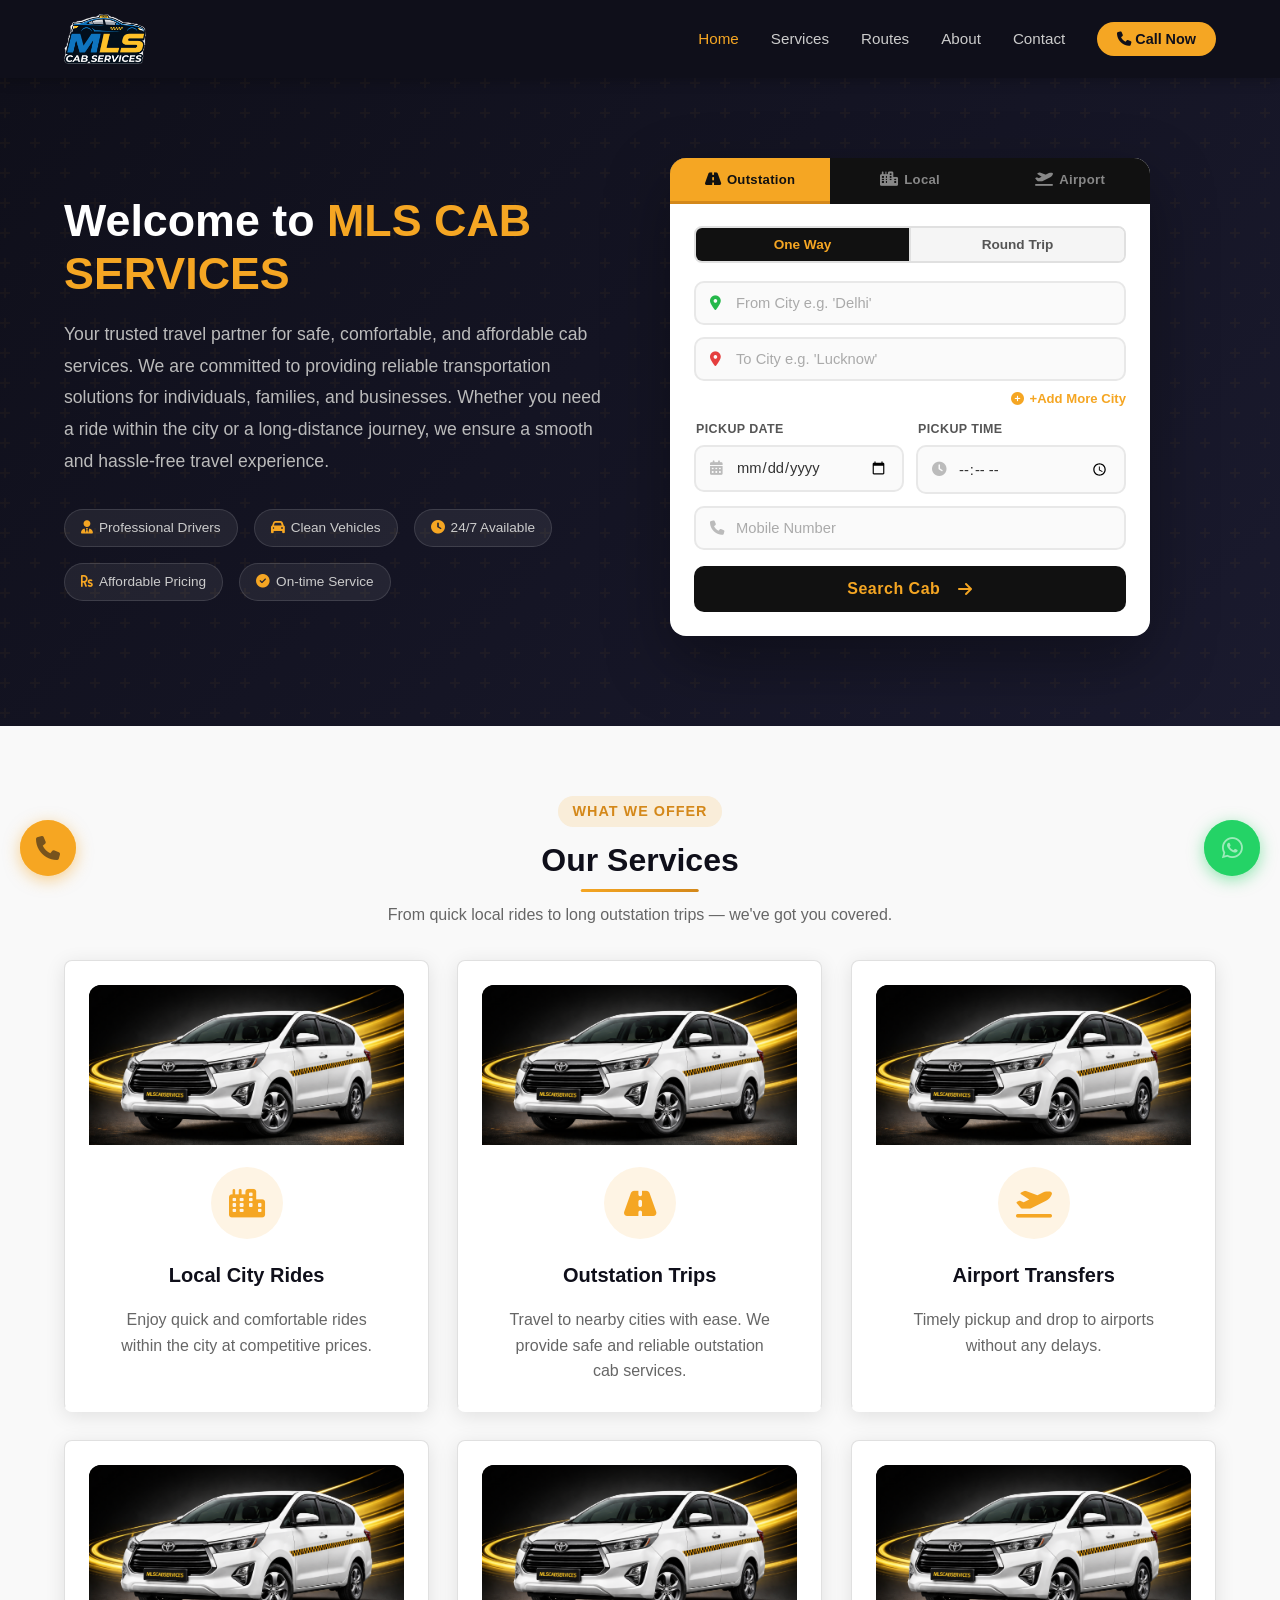
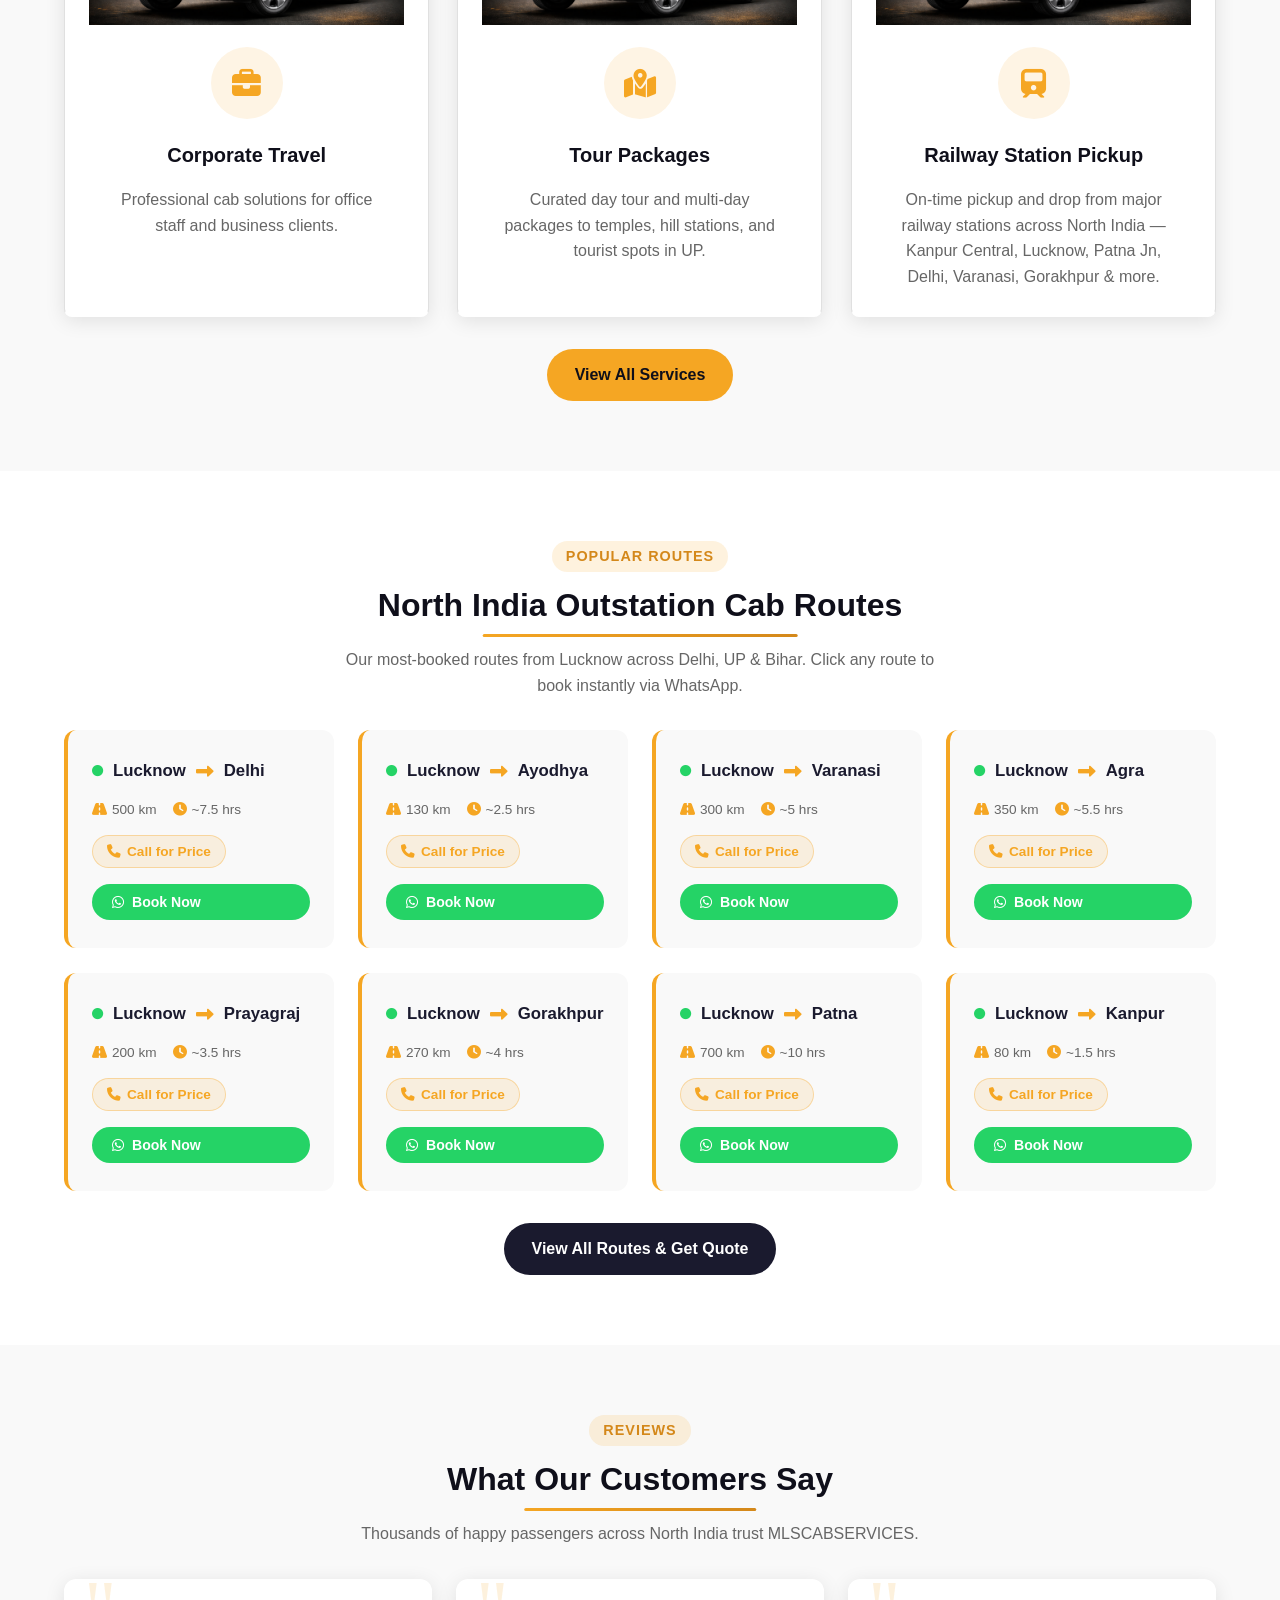
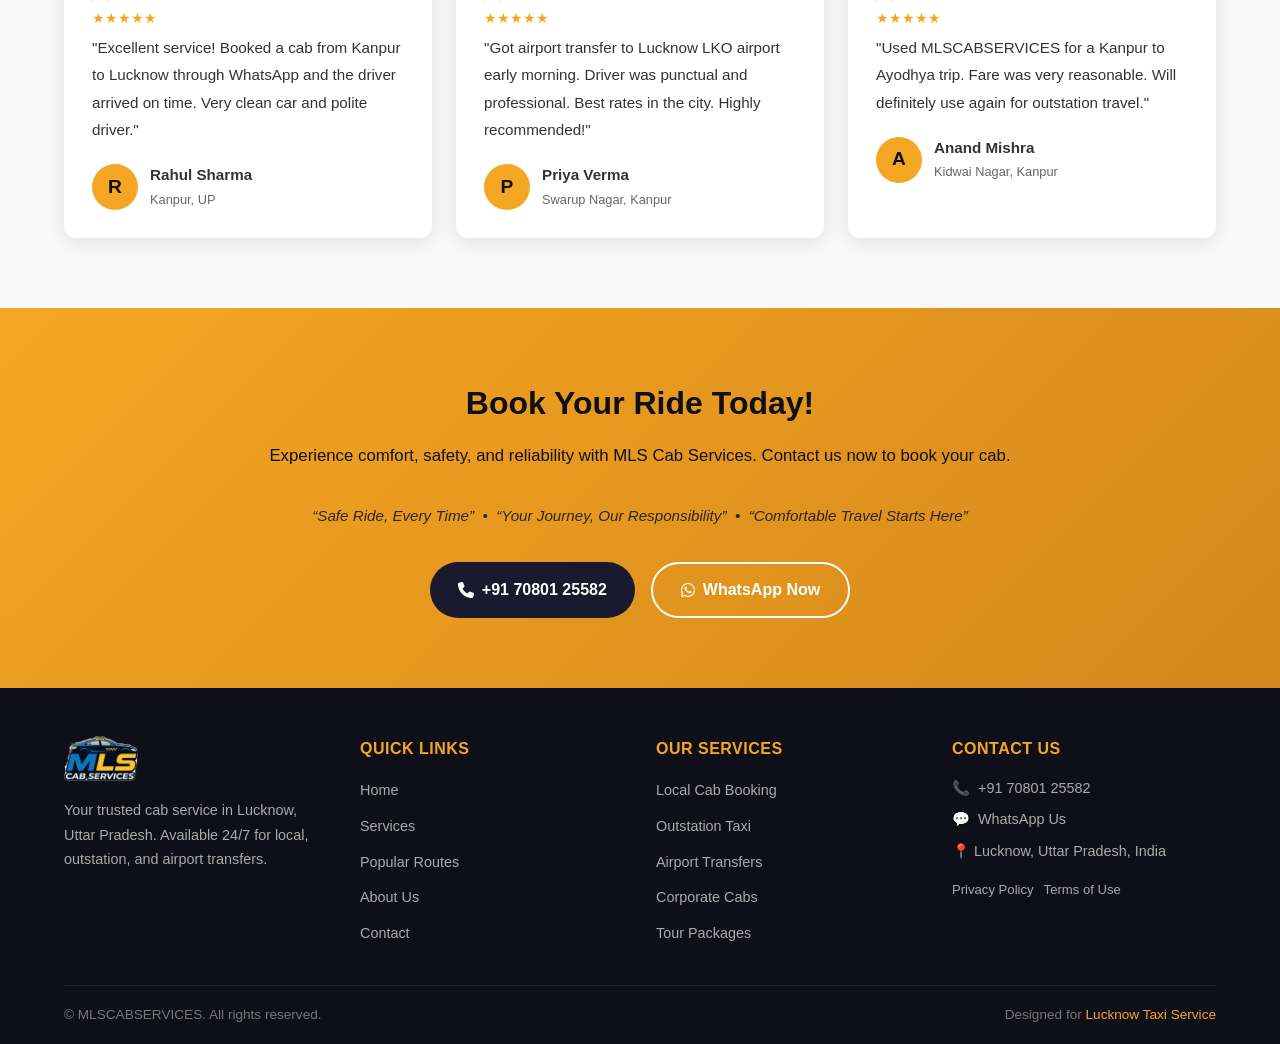
<file: index.html>
<!DOCTYPE html>
<html lang="en">
<head>
  <meta charset="UTF-8" />
  <meta name="viewport" content="width=device-width, initial-scale=1.0" />
  <title>MLSCABSERVICES – Taxi Service in North India | Delhi, UP &amp; Bihar | Book Cab Online</title>
  <meta name="description" content="Book reliable taxi service across North India – Delhi, Uttar Pradesh &amp; Bihar. MLSCABSERVICES offers local cab, outstation taxi, and airport transfers. Call +917080125582 or WhatsApp to book instantly." />
  <meta name="keywords" content="taxi service North India, cab booking Delhi, cab booking UP, cab booking Bihar, Delhi to Lucknow taxi, Lucknow to Patna cab, outstation cab UP, airport cab Delhi, MLSCABSERVICES" />
  <meta name="robots" content="index, follow" />
  <meta property="og:title" content="MLSCABSERVICES – Taxi Service in North India | Delhi, UP &amp; Bihar" />
  <meta property="og:description" content="Affordable &amp; reliable cab service across North India – Delhi, UP &amp; Bihar. Available 24/7. Book via Call or WhatsApp." />
  <meta property="og:type" content="website" />
  <meta property="og:url" content="https://mlscabservices.in/index.html" />
  <meta property="og:image" content="https://mlscabservices.in/images/logo.png" />
  <link rel="icon" type="image/png" href="images/logo.png" />
  <link rel="canonical" href="https://mlscabservices.in/index.html" />
  <link rel="stylesheet" href="css/style.css" />
  <link rel="stylesheet" href="https://cdnjs.cloudflare.com/ajax/libs/font-awesome/6.5.0/css/all.min.css" crossorigin="anonymous" referrerpolicy="no-referrer" />
</head>
<body>

  <!-- Header placeholder -->
  <div id="site-header"></div>

  <!-- ========== HERO ========== -->
  <section class="hero" aria-label="Book your cab">
    <div class="container">
      <div class="hero-inner">

        <div class="hero-content">
          <h1>Welcome to <span>MLS CAB SERVICES</span></h1>
          <p>Your trusted travel partner for safe, comfortable, and affordable cab services. We are committed to providing reliable transportation solutions for individuals, families, and businesses. Whether you need a ride within the city or a long-distance journey, we ensure a smooth and hassle-free travel experience.</p>
          <div class="hero-badges">
            <span class="hero-badge"><i class="fas fa-user-tie"></i> Professional Drivers</span>
            <span class="hero-badge"><i class="fas fa-car"></i> Clean Vehicles</span>
            <span class="hero-badge"><i class="fas fa-clock"></i> 24/7 Available</span>
            <span class="hero-badge"><i class="fas fa-rupee-sign"></i> Affordable Pricing</span>
            <span class="hero-badge"><i class="fas fa-check-circle"></i> On-time Service</span>
          </div>
         
        </div>

        <!-- ===== PREMIUM BOOKING CARD ===== -->
        <div class="bk-card" id="booking-card">

          <!-- Top Tabs -->
          <div class="bk-tabs" role="tablist" aria-label="Service type">
            <button class="bk-tab active" role="tab" aria-selected="true"  data-tab="outstation">
              <i class="fas fa-road"></i> Outstation
            </button>
            <button class="bk-tab" role="tab" aria-selected="false" data-tab="local">
              <i class="fas fa-city"></i> Local
            </button>
            <button class="bk-tab" role="tab" aria-selected="false" data-tab="airport">
              <i class="fas fa-plane-departure"></i> Airport
            </button>
          </div>

          <!-- ---- OUTSTATION PANEL ---- -->
          <div class="bk-panel active" id="panel-outstation" role="tabpanel">
            <div class="bk-toggle" role="group" aria-label="Trip type">
              <button class="bk-tog active" data-trip="One Way">One Way</button>
              <button class="bk-tog" data-trip="Round Trip">Round Trip</button>
            </div>
            <div class="bk-fields">

              <!-- Pickup -->
              <div class="bk-field" style="position:relative;">
                <i class="fas fa-map-marker-alt bk-icon green"></i>
                <input type="text" id="os-pickup" placeholder="From City e.g. 'Delhi'" autocomplete="off" />
                <div id="os-pickup-dd" class="autocomplete-dropdown" role="listbox"></div>
              </div>

              <!-- Drop + extra cities container -->
              <div id="os-cities-wrap">
                <div class="bk-field mc-city-field" style="position:relative;" data-index="0">
                  <i class="fas fa-map-marker-alt bk-icon red"></i>
                  <input type="text" id="os-drop" placeholder="To City e.g. 'Lucknow'" autocomplete="off" />
                  <div id="os-drop-dd" class="autocomplete-dropdown" role="listbox"></div>
                </div>
              </div>
              <!-- Add More City link -->
              <div class="mc-add-row">
                <button type="button" class="mc-add-btn" id="os-add-city" onclick="addMoreCity()">
                  <i class="fas fa-plus-circle"></i> +Add More City
                </button>
              </div>

              <!-- Date + Time row -->
              <div class="bk-row">
                <div class="bk-field-labeled">
                  <label class="bk-label">Pickup Date</label>
                  <div class="bk-field">
                    <i class="fas fa-calendar-alt bk-icon"></i>
                    <input type="date" id="os-date" />
                  </div>
                </div>
                <div class="bk-field-labeled">
                  <label class="bk-label">Pickup Time</label>
                  <div class="bk-field">
                    <i class="fas fa-clock bk-icon"></i>
                    <input type="time" id="os-time" />
                  </div>
                </div>
              </div>

              <!-- Return Date row (shown only for Roundtrip) -->
              <div class="bk-row" id="os-return-row" style="display:none;">
                <div class="bk-field-labeled">
                  <label class="bk-label">Return Date</label>
                  <div class="bk-field">
                    <i class="fas fa-calendar-alt bk-icon"></i>
                    <input type="date" id="os-return-date" />
                  </div>
                </div>
                <div class="bk-field-labeled">
                  <label class="bk-label">Mobile No</label>
                  <div class="bk-field">
                    <i class="fas fa-phone bk-icon"></i>
                    <input type="tel" id="os-mobile-rt" placeholder="Mobile No" maxlength="15" />
                  </div>
                </div>
              </div>

              <!-- Mobile (one-way only) -->
              <div class="bk-field" id="os-mobile-row">
                <i class="fas fa-phone bk-icon"></i>
                <input type="tel" id="os-mobile" placeholder="Mobile Number" maxlength="15" />
              </div>

            </div>
            <button class="bk-submit" onclick="bookingSubmit('outstation')">
              Search Cab &nbsp;<i class="fas fa-arrow-right"></i>
            </button>
          </div>

          <!-- ---- LOCAL PANEL ---- -->
          <div class="bk-panel" id="panel-local" role="tabpanel">
            <div class="bk-fields">
              <div class="bk-field" style="position:relative;">
                <i class="fas fa-map-marker-alt bk-icon green"></i>
                <input type="text" id="lc-city" placeholder="Pickup City (e.g. Delhi, Lucknow, Patna)" autocomplete="off" />
                <div id="lc-city-dd" class="autocomplete-dropdown" role="listbox"></div>
              </div>
              <div class="bk-field">
                <i class="fas fa-box bk-icon"></i>
                <select id="lc-package">
                  <option value="" disabled selected>Select Package</option>
                  <option>4 hrs / 40 km</option>
                  <option>8 hrs / 80 km</option>
                  <option>12 hrs / 120 km</option>
                </select>
              </div>
              <div class="bk-row">
                <div class="bk-field">
                  <i class="fas fa-calendar-alt bk-icon"></i>
                  <input type="date" id="lc-date" />
                </div>
                <div class="bk-field">
                  <i class="fas fa-clock bk-icon"></i>
                  <input type="time" id="lc-time" />
                </div>
              </div>
              <div class="bk-field">
                <i class="fas fa-phone bk-icon"></i>
                <input type="tel" id="lc-mobile" placeholder="Mobile Number" maxlength="15" />
              </div>
            </div>
            <button class="bk-submit" onclick="bookingSubmit('local')">
              Search Cab &nbsp;<i class="fas fa-arrow-right"></i>
            </button>
          </div>

          <!-- ---- AIRPORT PANEL ---- -->
          <div class="bk-panel" id="panel-airport" role="tabpanel">
            <div class="bk-fields">
              <div class="bk-field">
                <i class="fas fa-plane bk-icon"></i>
                <select id="ap-airport">
                  <option value="" disabled selected>Select Airport</option>
                  <optgroup label="Delhi">
                    <option>Indira Gandhi Intl Airport, Delhi (DEL)</option>
                  </optgroup>
                  <optgroup label="Uttar Pradesh">
                    <option>Lucknow Chaudhary Charan Singh Airport (LKO)</option>
                    <option>Varanasi Lal Bahadur Shastri Airport (VNS)</option>
                    <option>Prayagraj Bamrauli Airport (IXD)</option>
                    <option>Gorakhpur Airport (GOP)</option>
                    <option>Agra Airport (AGR)</option>
                    <option>Ayodhya Maharishi Valmiki Airport (AYJ)</option>
                    <option>Kanpur Airport (KNU)</option>
                  </optgroup>
                  <optgroup label="Bihar">
                    <option>Patna Jay Prakash Narayan Airport (PAT)</option>
                    <option>Gaya Airport (GAY)</option>
                    <option>Darbhanga Airport (DBR)</option>
                    <option>Muzaffarpur Airport (MZU)</option>
                  </optgroup>
                </select>
              </div>
              <div class="bk-field">
                <i class="fas fa-exchange-alt bk-icon"></i>
                <select id="ap-direction">
                  <option value="" disabled selected>Pickup or Drop?</option>
                  <option>Pickup from Airport</option>
                  <option>Drop to Airport</option>
                </select>
              </div>
              <div class="bk-field" style="position:relative;">
                <i class="fas fa-home bk-icon"></i>
                <input type="text" id="ap-address" placeholder="Your Home / Hotel Address" autocomplete="off" />
                <div id="ap-address-dd" class="autocomplete-dropdown" role="listbox"></div>
              </div>
              <div class="bk-row">
                <div class="bk-field">
                  <i class="fas fa-calendar-alt bk-icon"></i>
                  <input type="date" id="ap-date" />
                </div>
                <div class="bk-field">
                  <i class="fas fa-clock bk-icon"></i>
                  <input type="time" id="ap-time" />
                </div>
              </div>
              <div class="bk-field">
                <i class="fas fa-phone bk-icon"></i>
                <input type="tel" id="ap-mobile" placeholder="Mobile Number" maxlength="15" />
              </div>
            </div>
            <button class="bk-submit" onclick="bookingSubmit('airport')">
              Search Cab &nbsp;<i class="fas fa-arrow-right"></i>
            </button>
          </div>

        </div><!-- /bk-card -->

      </div>
    </div>
  </section>

  <!-- ========== SERVICES ========== -->
  <section class="services-section" id="services" aria-label="Our services">
    <div class="container">
      <div class="section-heading">
        <span class="tag">What We Offer</span>
        <h2>Our Services</h2>
        <p>From quick local rides to long outstation trips — we've got you covered.</p>
      </div>

      <div class="services-grid">
        <div class="service-card">
          <div class="sc-img-wrap">
            <img src="images/MLSCAB_IMAGE1.png" alt="MLSCABSERVICES Cab" class="sc-img" loading="lazy" />
          </div>
          <div class="service-icon"><i class="fas fa-city"></i></div>
          <h3>Local City Rides</h3>
          <p>Enjoy quick and comfortable rides within the city at competitive prices.</p>
        </div>
        <div class="service-card">
          <div class="sc-img-wrap">
            <img src="images/MLSCAB_IMAGE1.png" alt="MLSCABSERVICES Cab" class="sc-img" loading="lazy" />
          </div>
          <div class="service-icon"><i class="fas fa-road"></i></div>
          <h3>Outstation Trips</h3>
          <p>Travel to nearby cities with ease. We provide safe and reliable outstation cab services.</p>
        </div>
        <div class="service-card">
          <div class="sc-img-wrap">
            <img src="images/MLSCAB_IMAGE1.png" alt="MLSCABSERVICES Cab" class="sc-img" loading="lazy" />
          </div>
          <div class="service-icon"><i class="fas fa-plane-departure"></i></div>
          <h3>Airport Transfers</h3>
          <p>Timely pickup and drop to airports without any delays.</p>
        </div>
        <div class="service-card">
          <div class="sc-img-wrap">
            <img src="images/MLSCAB_IMAGE1.png" alt="MLSCABSERVICES Cab" class="sc-img" loading="lazy" />
          </div>
          <div class="service-icon"><i class="fas fa-briefcase"></i></div>
          <h3>Corporate Travel</h3>
          <p>Professional cab solutions for office staff and business clients.</p>
        </div>
        <div class="service-card">
          <div class="sc-img-wrap">
            <img src="images/MLSCAB_IMAGE1.png" alt="MLSCABSERVICES Cab" class="sc-img" loading="lazy" />
          </div>
          <div class="service-icon"><i class="fas fa-map-marked-alt"></i></div>
          <h3>Tour Packages</h3>
          <p>Curated day tour and multi-day packages to temples, hill stations, and tourist spots in UP.</p>
        </div>
        <div class="service-card">
          <div class="sc-img-wrap">
            <img src="images/MLSCAB_IMAGE1.png" alt="MLSCABSERVICES Cab" class="sc-img" loading="lazy" />
          </div>
          <div class="service-icon"><i class="fas fa-train"></i></div>
          <h3>Railway Station Pickup</h3>
          <p>On-time pickup and drop from major railway stations across North India — Kanpur Central, Lucknow, Patna Jn, Delhi, Varanasi, Gorakhpur &amp; more.</p>
        </div>
      </div>

      <div class="text-center mt-32">
        <a href="services.html" class="btn btn-primary">View All Services</a>
      </div>
    </div>
  </section>

  <!-- ========== POPULAR ROUTES ========== -->
  <section class="routes-section" id="routes" aria-label="Popular routes">
    <div class="container">
      <div class="section-heading">
        <span class="tag">Popular Routes</span>
        <h2>North India Outstation Cab Routes</h2>
        <p>Our most-booked routes from Lucknow across Delhi, UP &amp; Bihar. Click any route to book instantly via WhatsApp.</p>
      </div>

      <div class="routes-grid">
        <div class="route-card">
          <div class="route-from-to">
            <i class="fas fa-circle" style="font-size:0.7rem;color:#25d366;"></i>
            Lucknow
            <i class="fas fa-long-arrow-alt-right"></i>
            Delhi
          </div>
          <div class="route-details">
            <span class="route-detail"><i class="fas fa-road"></i> 500 km</span>
            <span class="route-detail"><i class="fas fa-clock"></i> ~7.5 hrs</span>
          </div>
          <div class="route-call-price"><i class="fas fa-phone"></i> Call for Price</div>
          <button class="btn btn-whatsapp mt-16" style="padding:10px 20px;font-size:0.88rem;" onclick="sendWhatsAppRoute('Lucknow','Delhi')">
            <i class="fab fa-whatsapp"></i> Book Now
          </button>
        </div>

        <div class="route-card">
          <div class="route-from-to">
            <i class="fas fa-circle" style="font-size:0.7rem;color:#25d366;"></i>
            Lucknow
            <i class="fas fa-long-arrow-alt-right"></i>
            Ayodhya
          </div>
          <div class="route-details">
            <span class="route-detail"><i class="fas fa-road"></i> 130 km</span>
            <span class="route-detail"><i class="fas fa-clock"></i> ~2.5 hrs</span>
          </div>
          <div class="route-call-price"><i class="fas fa-phone"></i> Call for Price</div>
          <button class="btn btn-whatsapp mt-16" style="padding:10px 20px;font-size:0.88rem;" onclick="sendWhatsAppRoute('Lucknow','Ayodhya')">
            <i class="fab fa-whatsapp"></i> Book Now
          </button>
        </div>

        <div class="route-card">
          <div class="route-from-to">
            <i class="fas fa-circle" style="font-size:0.7rem;color:#25d366;"></i>
            Lucknow
            <i class="fas fa-long-arrow-alt-right"></i>
            Varanasi
          </div>
          <div class="route-details">
            <span class="route-detail"><i class="fas fa-road"></i> 300 km</span>
            <span class="route-detail"><i class="fas fa-clock"></i> ~5 hrs</span>
          </div>
          <div class="route-call-price"><i class="fas fa-phone"></i> Call for Price</div>
          <button class="btn btn-whatsapp mt-16" style="padding:10px 20px;font-size:0.88rem;" onclick="sendWhatsAppRoute('Lucknow','Varanasi')">
            <i class="fab fa-whatsapp"></i> Book Now
          </button>
        </div>

        <div class="route-card">
          <div class="route-from-to">
            <i class="fas fa-circle" style="font-size:0.7rem;color:#25d366;"></i>
            Lucknow
            <i class="fas fa-long-arrow-alt-right"></i>
            Agra
          </div>
          <div class="route-details">
            <span class="route-detail"><i class="fas fa-road"></i> 350 km</span>
            <span class="route-detail"><i class="fas fa-clock"></i> ~5.5 hrs</span>
          </div>
          <div class="route-call-price"><i class="fas fa-phone"></i> Call for Price</div>
          <button class="btn btn-whatsapp mt-16" style="padding:10px 20px;font-size:0.88rem;" onclick="sendWhatsAppRoute('Lucknow','Agra')">
            <i class="fab fa-whatsapp"></i> Book Now
          </button>
        </div>

        <div class="route-card">
          <div class="route-from-to">
            <i class="fas fa-circle" style="font-size:0.7rem;color:#25d366;"></i>
            Lucknow
            <i class="fas fa-long-arrow-alt-right"></i>
            Prayagraj
          </div>
          <div class="route-details">
            <span class="route-detail"><i class="fas fa-road"></i> 200 km</span>
            <span class="route-detail"><i class="fas fa-clock"></i> ~3.5 hrs</span>
          </div>
          <div class="route-call-price"><i class="fas fa-phone"></i> Call for Price</div>
          <button class="btn btn-whatsapp mt-16" style="padding:10px 20px;font-size:0.88rem;" onclick="sendWhatsAppRoute('Lucknow','Prayagraj')">
            <i class="fab fa-whatsapp"></i> Book Now
          </button>
        </div>

        <div class="route-card">
          <div class="route-from-to">
            <i class="fas fa-circle" style="font-size:0.7rem;color:#25d366;"></i>
            Lucknow
            <i class="fas fa-long-arrow-alt-right"></i>
            Gorakhpur
          </div>
          <div class="route-details">
            <span class="route-detail"><i class="fas fa-road"></i> 270 km</span>
            <span class="route-detail"><i class="fas fa-clock"></i> ~4 hrs</span>
          </div>
          <div class="route-call-price"><i class="fas fa-phone"></i> Call for Price</div>
          <button class="btn btn-whatsapp mt-16" style="padding:10px 20px;font-size:0.88rem;" onclick="sendWhatsAppRoute('Lucknow','Gorakhpur')">
            <i class="fab fa-whatsapp"></i> Book Now
          </button>
        </div>

        <div class="route-card">
          <div class="route-from-to">
            <i class="fas fa-circle" style="font-size:0.7rem;color:#25d366;"></i>
            Lucknow
            <i class="fas fa-long-arrow-alt-right"></i>
            Patna
          </div>
          <div class="route-details">
            <span class="route-detail"><i class="fas fa-road"></i> 700 km</span>
            <span class="route-detail"><i class="fas fa-clock"></i> ~10 hrs</span>
          </div>
          <div class="route-call-price"><i class="fas fa-phone"></i> Call for Price</div>
          <button class="btn btn-whatsapp mt-16" style="padding:10px 20px;font-size:0.88rem;" onclick="sendWhatsAppRoute('Lucknow','Patna')">
            <i class="fab fa-whatsapp"></i> Book Now
          </button>
        </div>

        <div class="route-card">
          <div class="route-from-to">
            <i class="fas fa-circle" style="font-size:0.7rem;color:#25d366;"></i>
            Lucknow
            <i class="fas fa-long-arrow-alt-right"></i>
            Kanpur
          </div>
          <div class="route-details">
            <span class="route-detail"><i class="fas fa-road"></i> 80 km</span>
            <span class="route-detail"><i class="fas fa-clock"></i> ~1.5 hrs</span>
          </div>
          <div class="route-call-price"><i class="fas fa-phone"></i> Call for Price</div>
          <button class="btn btn-whatsapp mt-16" style="padding:10px 20px;font-size:0.88rem;" onclick="sendWhatsAppRoute('Lucknow','Kanpur')">
            <i class="fab fa-whatsapp"></i> Book Now
          </button>
        </div>
      </div>

      <div class="text-center mt-32">
        <a href="routes.html" class="btn btn-dark">View All Routes &amp; Get Quote</a>
      </div>
    </div>
  </section>

  <!-- ========== TESTIMONIALS ========== -->
  <section class="testimonials-section" aria-label="Customer reviews">
    <div class="container">
      <div class="section-heading">
        <span class="tag">Reviews</span>
        <h2>What Our Customers Say</h2>
        <p>Thousands of happy passengers across North India trust MLSCABSERVICES.</p>
      </div>

      <div class="testimonials-grid">
        <div class="testimonial-card">
          <div class="stars">&#9733;&#9733;&#9733;&#9733;&#9733;</div>
          <p class="testimonial-text">"Excellent service! Booked a cab from Kanpur to Lucknow through WhatsApp and the driver arrived on time. Very clean car and polite driver."</p>
          <div class="testimonial-author">
            <div class="testimonial-avatar">R</div>
            <div>
              <h4>Rahul Sharma</h4>
              <p>Kanpur, UP</p>
            </div>
          </div>
        </div>

        <div class="testimonial-card">
          <div class="stars">&#9733;&#9733;&#9733;&#9733;&#9733;</div>
          <p class="testimonial-text">"Got airport transfer to Lucknow LKO airport early morning. Driver was punctual and professional. Best rates in the city. Highly recommended!"</p>
          <div class="testimonial-author">
            <div class="testimonial-avatar">P</div>
            <div>
              <h4>Priya Verma</h4>
              <p>Swarup Nagar, Kanpur</p>
            </div>
          </div>
        </div>

        <div class="testimonial-card">
          <div class="stars">&#9733;&#9733;&#9733;&#9733;&#9733;</div>
          <p class="testimonial-text">"Used MLSCABSERVICES for a Kanpur to Ayodhya trip. Fare was very reasonable. Will definitely use again for outstation travel."</p>
          <div class="testimonial-author">
            <div class="testimonial-avatar">A</div>
            <div>
              <h4>Anand Mishra</h4>
              <p>Kidwai Nagar, Kanpur</p>
            </div>
          </div>
        </div>
      </div>
    </div>
  </section>

  <!-- ========== CTA ========== -->
  <section class="cta-section" aria-label="Call to action">
    <div class="container">
      <h2>Book Your Ride Today!</h2>
      <p>Experience comfort, safety, and reliability with MLS Cab Services. Contact us now to book your cab.</p>
      <p style="font-size:0.95rem;opacity:0.85;margin-top:8px;font-style:italic;">&ldquo;Safe Ride, Every Time&rdquo; &nbsp;&bull;&nbsp; &ldquo;Your Journey, Our Responsibility&rdquo; &nbsp;&bull;&nbsp; &ldquo;Comfortable Travel Starts Here&rdquo;</p>
      <div class="cta-buttons">
        <a href="tel:+917080125582" class="btn btn-dark">
          <i class="fas fa-phone"></i> +91 70801 25582
        </a>
        <a href="https://wa.me/917080125582" target="_blank" rel="noopener noreferrer" class="btn btn-outline">
          <i class="fab fa-whatsapp"></i> WhatsApp Now
        </a>
      </div>
    </div>
  </section>

  <!-- Footer placeholder -->
  <div id="site-footer"></div>

  <!-- Sticky Floating Buttons -->
  <a href="tel:+917080125582" class="sticky-call" title="Call MLSCABSERVICES" aria-label="Call us">
    <i class="fas fa-phone"></i>
  </a>
  <a href="https://wa.me/917080125582" target="_blank" rel="noopener noreferrer" class="sticky-whatsapp" title="WhatsApp MLSCABSERVICES" aria-label="WhatsApp us">
    <i class="fab fa-whatsapp"></i>
  </a>

  <!-- ===== TIME WARNING MODAL ===== -->
  <div id="time-modal" class="tm-overlay" role="dialog" aria-modal="true" aria-labelledby="tm-title" style="display:none;">
    <div class="tm-box">
      <button class="tm-close" onclick="closeTimeModal()" aria-label="Close">&times;</button>
      <div class="tm-icon"><i class="fas fa-clock"></i></div>
      <h3 id="tm-title">Pickup Time Alert</h3>
      <p id="tm-msg">PickupTime should be greater than 2 hours from current time!</p>
      <p class="tm-sub">Please call our Customer Care no.</p>
      <a href="tel:+917080125582" class="tm-call-btn">
        <i class="fas fa-phone"></i> +91-7080125582
      </a>
    </div>
  </div>

  <script src="js/include.js"></script>
  <script src="js/main.js"></script>
</body>
</html>
</file>
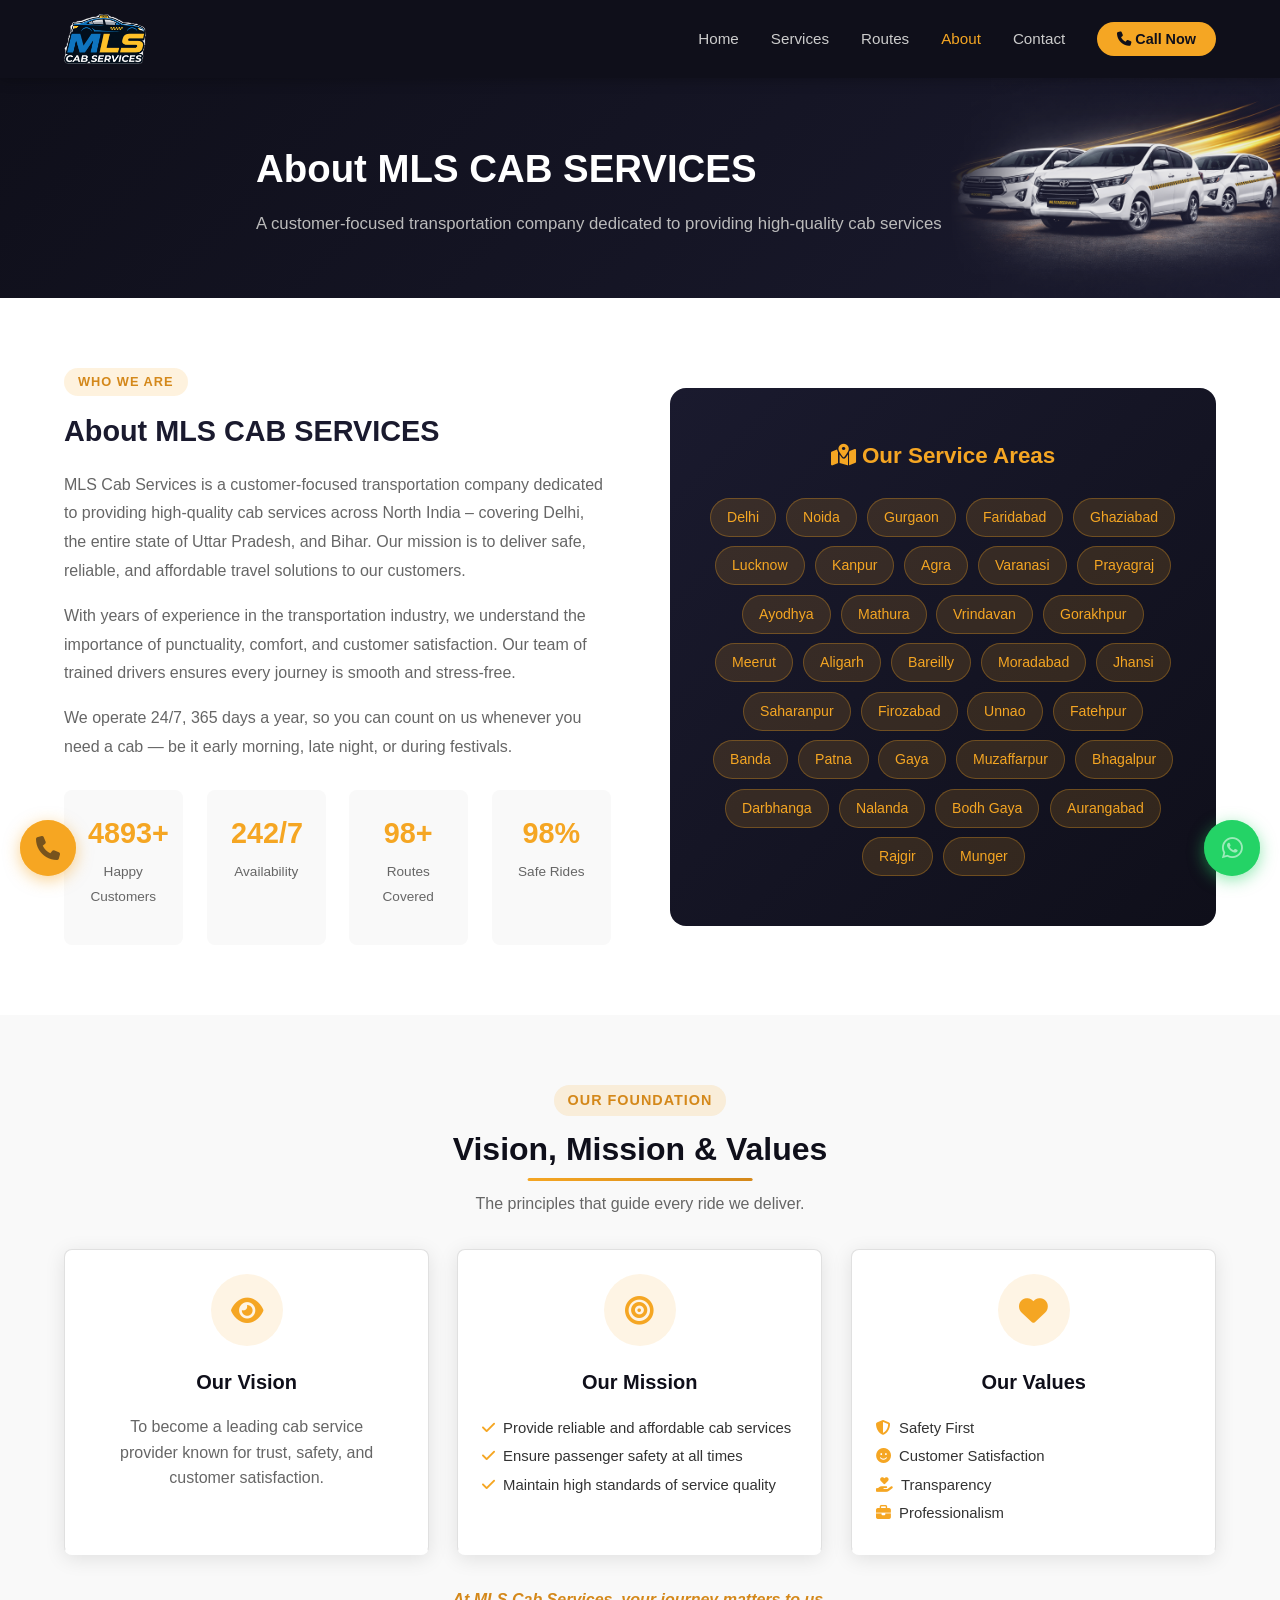
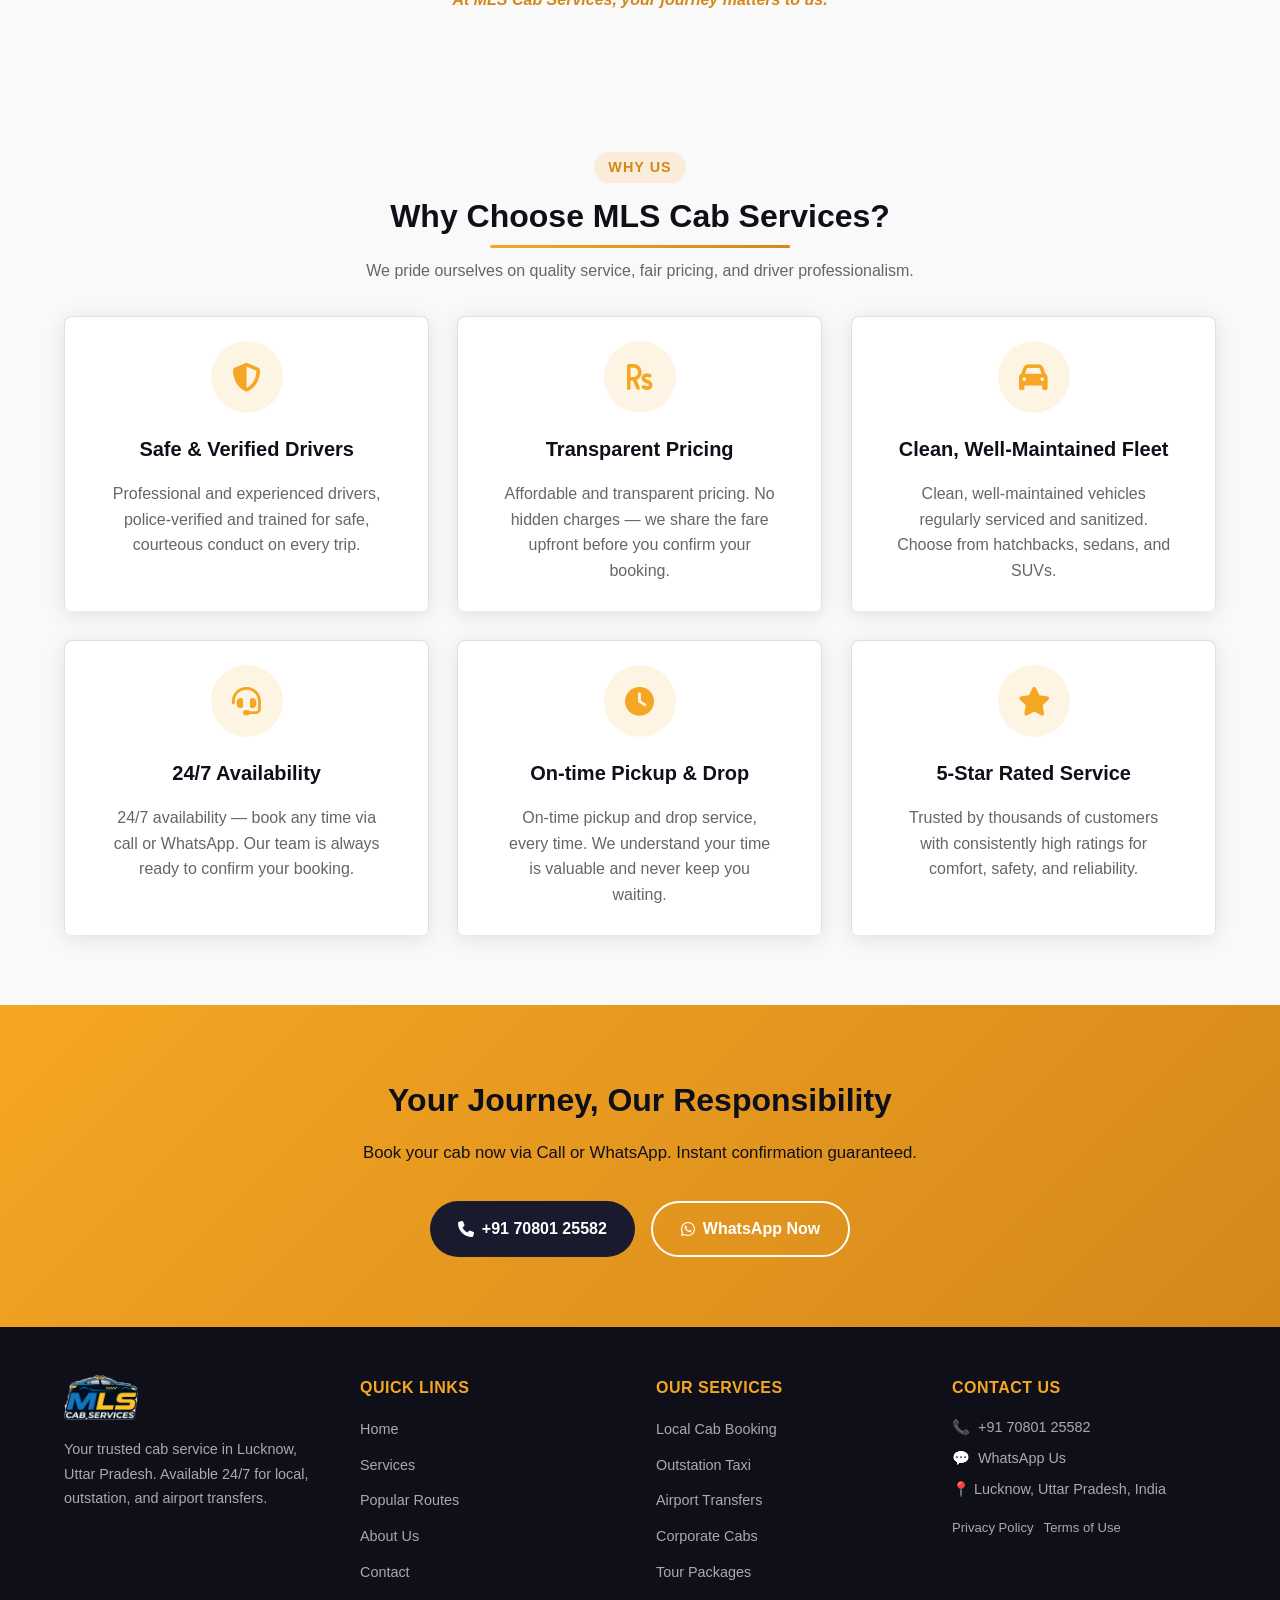
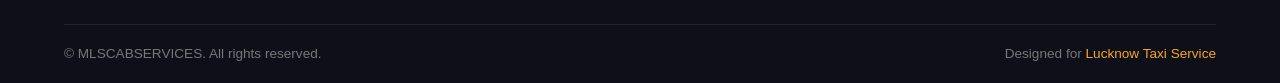
<file: about.html>
<!DOCTYPE html>
<html lang="en">
<head>
  <meta charset="UTF-8" />
  <meta name="viewport" content="width=device-width, initial-scale=1.0" />
  <title>About Us – MLSCABSERVICES |  Taxi Service | Delhi, UP &amp; Bihar</title>
  <meta name="description" content="Learn about MLSCABSERVICES – a trusted taxi service provider across North India covering Delhi, Uttar Pradesh &amp; Bihar. Reliable, affordable cab booking for local and outstation travel." />
  <meta name="keywords" content="about MLSCABSERVICES, North India cab company, taxi company Delhi UP Bihar" />
  <meta name="robots" content="index, follow" />
  <meta property="og:image" content="https://mlscabservices.in/images/logo.png" />
  <link rel="icon" type="image/png" href="images/logo.png" />
  <link rel="canonical" href="https://mlscabservices.in/about.html" />
  <link rel="stylesheet" href="css/style.css" />
  <link rel="stylesheet" href="https://cdnjs.cloudflare.com/ajax/libs/font-awesome/6.5.0/css/all.min.css" crossorigin="anonymous" referrerpolicy="no-referrer" />
</head>
<body>

  <div id="site-header"></div>

  <!-- Page Hero -->
  <section class="page-hero" aria-label="About page header">
    <img src="images/MLSCAB_IMAGE2.png" alt="" class="page-hero-img" loading="eager" />
    <div class="container">
      <h1>About MLS CAB SERVICES</h1>
      <p>A customer-focused transportation company dedicated to providing high-quality cab services</p>
    </div>
  </section>

  <!-- About Intro -->
  <section aria-label="About our company">
    <div class="container">
      <div class="about-grid">
        <div class="about-content">
          <span class="tag" style="display:inline-block;background:rgba(245,166,35,0.15);color:#d4881a;font-size:0.8rem;font-weight:700;padding:4px 14px;border-radius:50px;margin-bottom:12px;text-transform:uppercase;letter-spacing:1px;">Who We Are</span>
          <h2>About MLS CAB SERVICES</h2>
          <p>MLS Cab Services is a customer-focused transportation company dedicated to providing high-quality cab services across North India – covering Delhi, the entire state of Uttar Pradesh, and Bihar. Our mission is to deliver safe, reliable, and affordable travel solutions to our customers.</p>
          <p>With years of experience in the transportation industry, we understand the importance of punctuality, comfort, and customer satisfaction. Our team of trained drivers ensures every journey is smooth and stress-free.</p>
          <p>We operate 24/7, 365 days a year, so you can count on us whenever you need a cab — be it early morning, late night, or during festivals.</p>

          <div class="stats-row">
            <div class="stat-box">
              <h3>5000+</h3>
              <p>Happy Customers</p>
            </div>
            <div class="stat-box">
              <h3>24/7</h3>
              <p>Availability</p>
            </div>
            <div class="stat-box">
              <h3>100+</h3>
              <p>Routes Covered</p>
            </div>
            <div class="stat-box">
              <h3>100%</h3>
              <p>Safe Rides</p>
            </div>
          </div>
        </div>

        <div class="about-visual">
          <h3><i class="fas fa-map-marked-alt"></i> Our Service Areas</h3>
          <div class="service-areas">
            <!-- Delhi NCR -->
            <span class="area-tag">Delhi</span>
            <span class="area-tag">Noida</span>
            <span class="area-tag">Gurgaon</span>
            <span class="area-tag">Faridabad</span>
            <span class="area-tag">Ghaziabad</span>
            <!-- Uttar Pradesh -->
            <span class="area-tag">Lucknow</span>
            <span class="area-tag">Kanpur</span>
            <span class="area-tag">Agra</span>
            <span class="area-tag">Varanasi</span>
            <span class="area-tag">Prayagraj</span>
            <span class="area-tag">Ayodhya</span>
            <span class="area-tag">Mathura</span>
            <span class="area-tag">Vrindavan</span>
            <span class="area-tag">Gorakhpur</span>
            <span class="area-tag">Meerut</span>
            <span class="area-tag">Aligarh</span>
            <span class="area-tag">Bareilly</span>
            <span class="area-tag">Moradabad</span>
            <span class="area-tag">Jhansi</span>
            <span class="area-tag">Saharanpur</span>
            <span class="area-tag">Firozabad</span>
            <span class="area-tag">Unnao</span>
            <span class="area-tag">Fatehpur</span>
            <span class="area-tag">Banda</span>
            <!-- Bihar -->
            <span class="area-tag">Patna</span>
            <span class="area-tag">Gaya</span>
            <span class="area-tag">Muzaffarpur</span>
            <span class="area-tag">Bhagalpur</span>
            <span class="area-tag">Darbhanga</span>
            <span class="area-tag">Nalanda</span>
            <span class="area-tag">Bodh Gaya</span>
            <span class="area-tag">Aurangabad</span>
            <span class="area-tag">Rajgir</span>
            <span class="area-tag">Munger</span>
          </div>
        </div>
      </div>
    </div>
  </section>

  <!-- Vision / Mission / Values -->
  <section aria-label="Vision mission values" style="background:var(--bg-light);">
    <div class="container">
      <div class="section-heading">
        <span class="tag">Our Foundation</span>
        <h2>Vision, Mission &amp; Values</h2>
        <p>The principles that guide every ride we deliver.</p>
      </div>
      <div class="services-grid" style="grid-template-columns:repeat(auto-fit,minmax(260px,1fr));">
        <div class="service-card">
          <div class="service-icon"><i class="fas fa-eye"></i></div>
          <h3>Our Vision</h3>
          <p>To become a leading cab service provider known for trust, safety, and customer satisfaction.</p>
        </div>
        <div class="service-card">
          <div class="service-icon"><i class="fas fa-bullseye"></i></div>
          <h3>Our Mission</h3>
          <ul style="list-style:none;padding:0;margin:0;text-align:left;font-size:0.93rem;color:var(--text);line-height:1.9;">
            <li><i class="fas fa-check" style="color:var(--primary);margin-right:8px;"></i>Provide reliable and affordable cab services</li>
            <li><i class="fas fa-check" style="color:var(--primary);margin-right:8px;"></i>Ensure passenger safety at all times</li>
            <li><i class="fas fa-check" style="color:var(--primary);margin-right:8px;"></i>Maintain high standards of service quality</li>
          </ul>
        </div>
        <div class="service-card">
          <div class="service-icon"><i class="fas fa-heart"></i></div>
          <h3>Our Values</h3>
          <ul style="list-style:none;padding:0;margin:0;text-align:left;font-size:0.93rem;color:var(--text);line-height:1.9;">
            <li><i class="fas fa-shield-alt" style="color:var(--primary);margin-right:8px;"></i>Safety First</li>
            <li><i class="fas fa-smile" style="color:var(--primary);margin-right:8px;"></i>Customer Satisfaction</li>
            <li><i class="fas fa-hand-holding-heart" style="color:var(--primary);margin-right:8px;"></i>Transparency</li>
            <li><i class="fas fa-briefcase" style="color:var(--primary);margin-right:8px;"></i>Professionalism</li>
          </ul>
        </div>
      </div>
      <p style="text-align:center;font-style:italic;margin-top:32px;font-size:1rem;color:var(--primary-dark);font-weight:600;">At MLS Cab Services, your journey matters to us.</p>
    </div>
  </section>

  <!-- Why Choose Us -->
  <section class="services-section" aria-label="Why choose MLSCABSERVICES">
    <div class="container">
      <div class="section-heading">
        <span class="tag">Why Us</span>
        <h2>Why Choose MLS Cab Services?</h2>
        <p>We pride ourselves on quality service, fair pricing, and driver professionalism.</p>
      </div>

      <div class="services-grid">
        <div class="service-card">
          <div class="service-icon"><i class="fas fa-shield-alt"></i></div>
          <h3>Safe &amp; Verified Drivers</h3>
          <p>Professional and experienced drivers, police-verified and trained for safe, courteous conduct on every trip.</p>
        </div>
        <div class="service-card">
          <div class="service-icon"><i class="fas fa-rupee-sign"></i></div>
          <h3>Transparent Pricing</h3>
          <p>Affordable and transparent pricing. No hidden charges — we share the fare upfront before you confirm your booking.</p>
        </div>
        <div class="service-card">
          <div class="service-icon"><i class="fas fa-car"></i></div>
          <h3>Clean, Well-Maintained Fleet</h3>
          <p>Clean, well-maintained vehicles regularly serviced and sanitized. Choose from hatchbacks, sedans, and SUVs.</p>
        </div>
        <div class="service-card">
          <div class="service-icon"><i class="fas fa-headset"></i></div>
          <h3>24/7 Availability</h3>
          <p>24/7 availability — book any time via call or WhatsApp. Our team is always ready to confirm your booking.</p>
        </div>
        <div class="service-card">
          <div class="service-icon"><i class="fas fa-clock"></i></div>
          <h3>On-time Pickup &amp; Drop</h3>
          <p>On-time pickup and drop service, every time. We understand your time is valuable and never keep you waiting.</p>
        </div>
        <div class="service-card">
          <div class="service-icon"><i class="fas fa-star"></i></div>
          <h3>5-Star Rated Service</h3>
          <p>Trusted by thousands of customers with consistently high ratings for comfort, safety, and reliability.</p>
        </div>
      </div>
    </div>
  </section>

  <!-- CTA -->
  <section class="cta-section" aria-label="Call to action">
    <div class="container">
      <h2>Your Journey, Our Responsibility</h2>
      <p>Book your cab now via Call or WhatsApp. Instant confirmation guaranteed.</p>
      <div class="cta-buttons">
        <a href="tel:+917080125582" class="btn btn-dark"><i class="fas fa-phone"></i> +91 70801 25582</a>
        <a href="https://wa.me/917080125582" target="_blank" rel="noopener noreferrer" class="btn btn-outline"><i class="fab fa-whatsapp"></i> WhatsApp Now</a>
      </div>
    </div>
  </section>

  <div id="site-footer"></div>

  <a href="tel:+917080125582" class="sticky-call" title="Call MLSCABSERVICES" aria-label="Call us"><i class="fas fa-phone"></i></a>
  <a href="https://wa.me/917080125582" target="_blank" rel="noopener noreferrer" class="sticky-whatsapp" title="WhatsApp" aria-label="WhatsApp us"><i class="fab fa-whatsapp"></i></a>

  <script src="js/include.js"></script>
  <script src="js/main.js"></script>
</body>
</html>
</file>
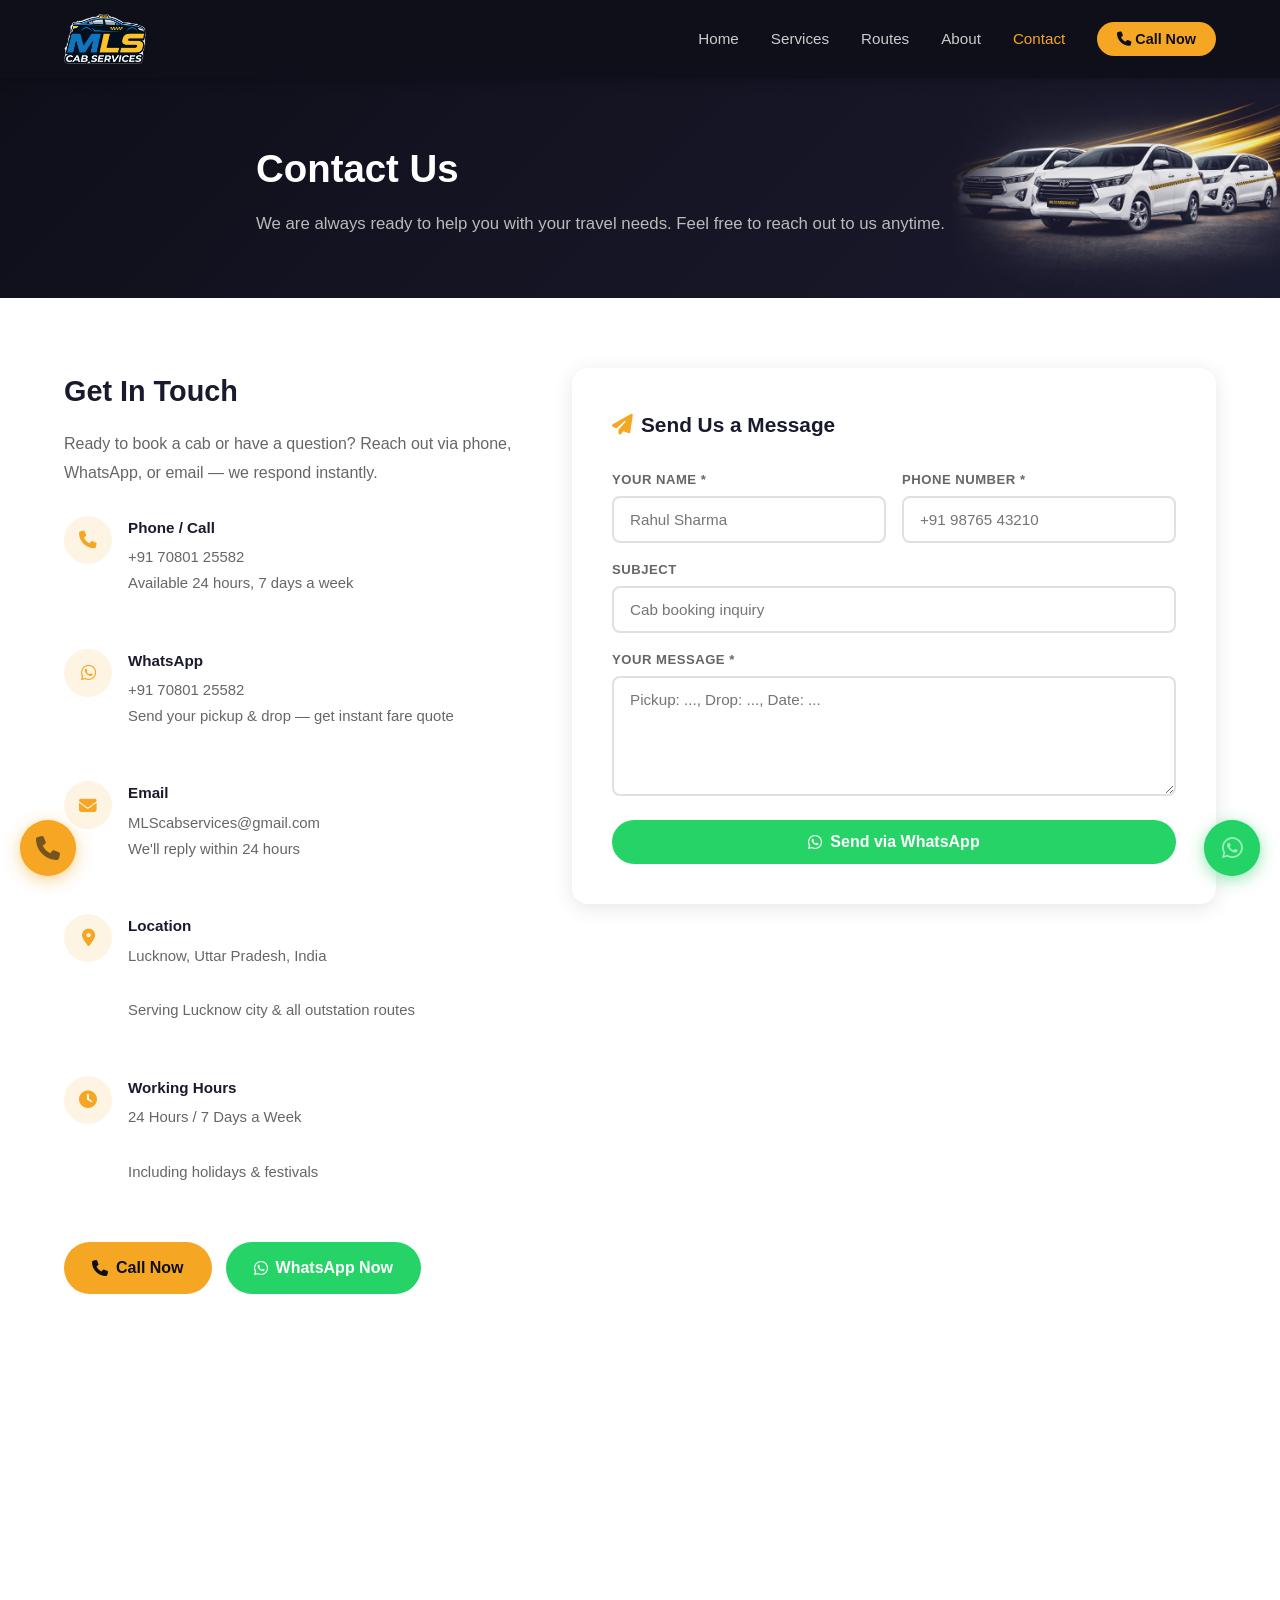
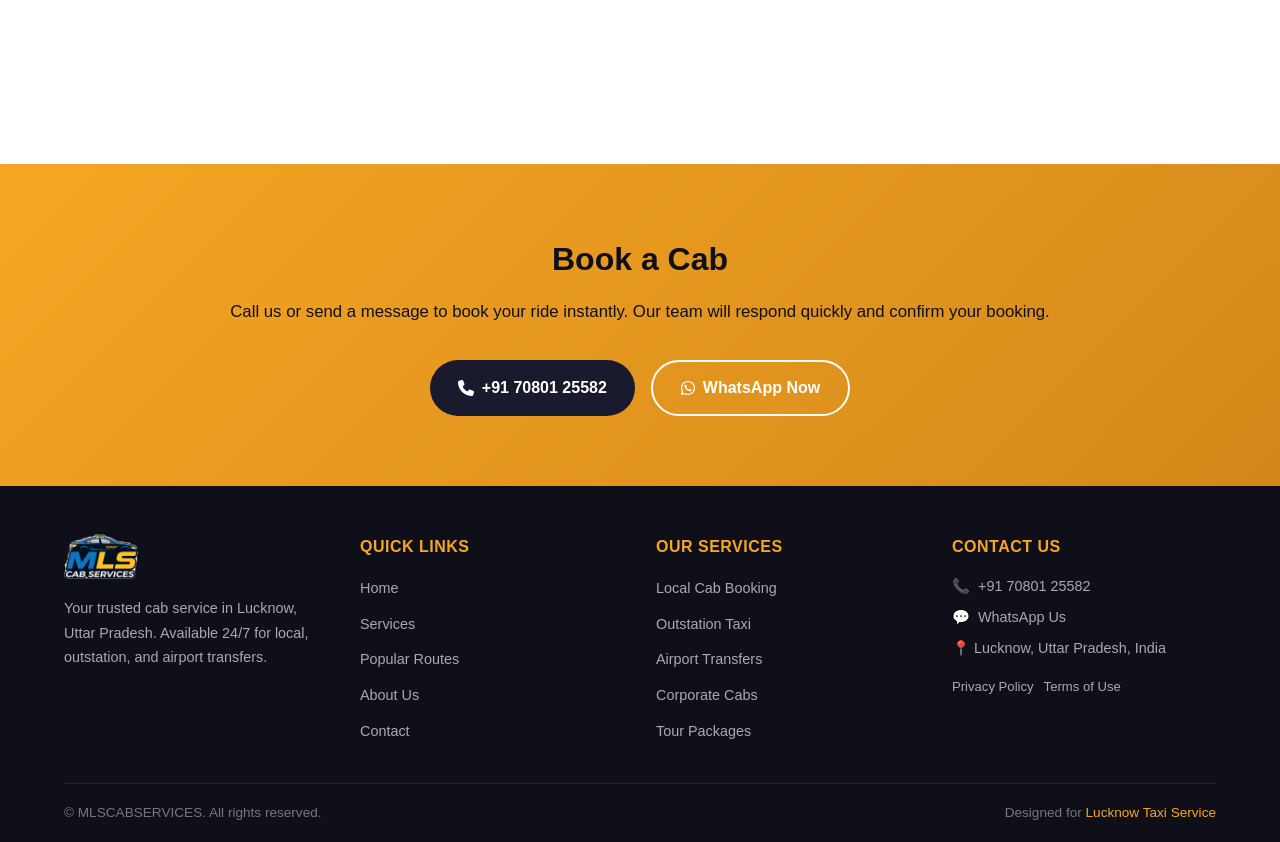
<file: contact.html>
<!DOCTYPE html>
<html lang="en">
<head>
  <meta charset="UTF-8" />
  <meta name="viewport" content="width=device-width, initial-scale=1.0" />
  <title>Contact MLSCABSERVICES – Book Cab in Lucknow</title>
  <meta name="description" content="Contact MLSCABSERVICES to book a cab in Lucknow. Call +917080125582 or WhatsApp us for instant cab booking. We're available 24/7." />
  <meta name="keywords" content="contact MLSCABSERVICES, book cab Lucknow, taxi booking number Lucknow" />
  <meta name="robots" content="index, follow" />
  <meta property="og:image" content="https://mlscabservices.in/images/logo.png" />
  <link rel="icon" type="image/png" href="images/logo.png" />
  <link rel="canonical" href="https://mlscabservices.in/contact.html" />
  <link rel="stylesheet" href="css/style.css" />
  <link rel="stylesheet" href="https://cdnjs.cloudflare.com/ajax/libs/font-awesome/6.5.0/css/all.min.css" crossorigin="anonymous" referrerpolicy="no-referrer" />
</head>
<body>

  <div id="site-header"></div>

  <section class="page-hero" aria-label="Contact header">
    <img src="images/MLSCAB_IMAGE2.png" alt="" class="page-hero-img" loading="eager" />
    <div class="container">
      <h1>Contact Us</h1>
      <p>We are always ready to help you with your travel needs. Feel free to reach out to us anytime.</p>
    </div>
  </section>

  <section aria-label="Contact details and form">
    <div class="container">
      <div class="contact-grid">

        <!-- Contact Info -->
        <div class="contact-info">
          <h2>Get In Touch</h2>
          <p>Ready to book a cab or have a question? Reach out via phone, WhatsApp, or email — we respond instantly.</p>

          <div class="contact-item">
            <div class="contact-item-icon"><i class="fas fa-phone"></i></div>
            <div class="contact-item-text">
              <h4>Phone / Call</h4>
              <a href="tel:+917080125582">+91 70801 25582</a>
              <p>Available 24 hours, 7 days a week</p>
            </div>
          </div>

          <div class="contact-item">
            <div class="contact-item-icon"><i class="fab fa-whatsapp"></i></div>
            <div class="contact-item-text">
              <h4>WhatsApp</h4>
              <a href="https://wa.me/917080125582" target="_blank" rel="noopener noreferrer">+91 70801 25582</a>
              <p>Send your pickup &amp; drop — get instant fare quote</p>
            </div>
          </div>

          <div class="contact-item">
            <div class="contact-item-icon"><i class="fas fa-envelope"></i></div>
            <div class="contact-item-text">
              <h4>Email</h4>
              <a href="mailto:MLScabservices@gmail.com">MLScabservices@gmail.com</a>
              <p>We'll reply within 24 hours</p>
            </div>
          </div>

          <div class="contact-item">
            <div class="contact-item-icon"><i class="fas fa-map-marker-alt"></i></div>
            <div class="contact-item-text">
              <h4>Location</h4>
              <p>Lucknow, Uttar Pradesh, India</p>
              <p>Serving Lucknow city &amp; all outstation routes</p>
            </div>
          </div>

          <div class="contact-item">
            <div class="contact-item-icon"><i class="fas fa-clock"></i></div>
            <div class="contact-item-text">
              <h4>Working Hours</h4>
              <p>24 Hours / 7 Days a Week</p>
              <p>Including holidays &amp; festivals</p>
            </div>
          </div>

          <div style="margin-top:28px;display:flex;gap:14px;flex-wrap:wrap;">
            <a href="tel:+917080125582" class="btn btn-primary">
              <i class="fas fa-phone"></i> Call Now
            </a>
            <a href="https://wa.me/917080125582" target="_blank" rel="noopener noreferrer" class="btn btn-whatsapp">
              <i class="fab fa-whatsapp"></i> WhatsApp Now
            </a>
          </div>
        </div>

        <!-- Contact Form -->
        <div class="contact-form-card">
          <h3><i class="fas fa-paper-plane" style="color:var(--primary);margin-right:8px;"></i>Send Us a Message</h3>
          <form id="contact-form" class="contact-form" novalidate>
            <div class="form-row">
              <div class="form-group">
                <label for="cf-name">Your Name *</label>
                <input type="text" id="cf-name" placeholder="Rahul Sharma" required />
              </div>
              <div class="form-group">
                <label for="cf-phone">Phone Number *</label>
                <input type="tel" id="cf-phone" placeholder="+91 98765 43210" required />
              </div>
            </div>
            <div class="form-group">
              <label for="cf-subject">Subject</label>
              <input type="text" id="cf-subject" placeholder="Cab booking inquiry" />
            </div>
            <div class="form-group">
              <label for="cf-message">Your Message *</label>
              <textarea id="cf-message" placeholder="Pickup: ..., Drop: ..., Date: ..." required></textarea>
            </div>
            <button type="submit" class="btn btn-whatsapp" style="width:100%;justify-content:center;">
              <i class="fab fa-whatsapp"></i> Send via WhatsApp
            </button>
          </form>
        </div>

      </div>
    </div>
  </section>

  <!-- Google Map -->
  <section aria-label="Our location on map" style="padding:0;">
    <div style="width:100%;line-height:0;">
      <iframe
        src="https://www.google.com/maps/embed?pb=!1m18!1m12!1m3!1d114889.77976485642!2d80.84619531343259!3d26.846703497099512!2m3!1f0!2f0!3f0!3m2!1i1024!2i768!4f13.1!3m3!1m2!1s0x399bfd991f32b16b%3A0x93ccba8909978be8!2sLucknow%2C%20Uttar%20Pradesh!5e0!3m2!1sen!2sin!4v1713600000000!5m2!1sen!2sin"
        width="100%"
        height="400"
        style="border:0;display:block;"
        allowfullscreen=""
        loading="lazy"
        referrerpolicy="no-referrer-when-downgrade"
        title="MLSCABSERVICES location – Lucknow, Uttar Pradesh">
      </iframe>
    </div>
  </section>

  <section class="cta-section" aria-label="Quick book CTA">
    <div class="container">
      <h2>Book a Cab</h2>
      <p>Call us or send a message to book your ride instantly. Our team will respond quickly and confirm your booking.</p>
      <div class="cta-buttons">
        <a href="tel:+917080125582" class="btn btn-dark"><i class="fas fa-phone"></i> +91 70801 25582</a>
        <a href="https://wa.me/917080125582" target="_blank" rel="noopener noreferrer" class="btn btn-outline"><i class="fab fa-whatsapp"></i> WhatsApp Now</a>
      </div>
    </div>
  </section>

  <div id="site-footer"></div>

  <a href="tel:+917080125582" class="sticky-call" title="Call us" aria-label="Call us"><i class="fas fa-phone"></i></a>
  <a href="https://wa.me/917080125582" target="_blank" rel="noopener noreferrer" class="sticky-whatsapp" title="WhatsApp" aria-label="WhatsApp us"><i class="fab fa-whatsapp"></i></a>

  <script src="js/include.js"></script>
  <script src="js/main.js"></script>
</body>
</html>
</file>
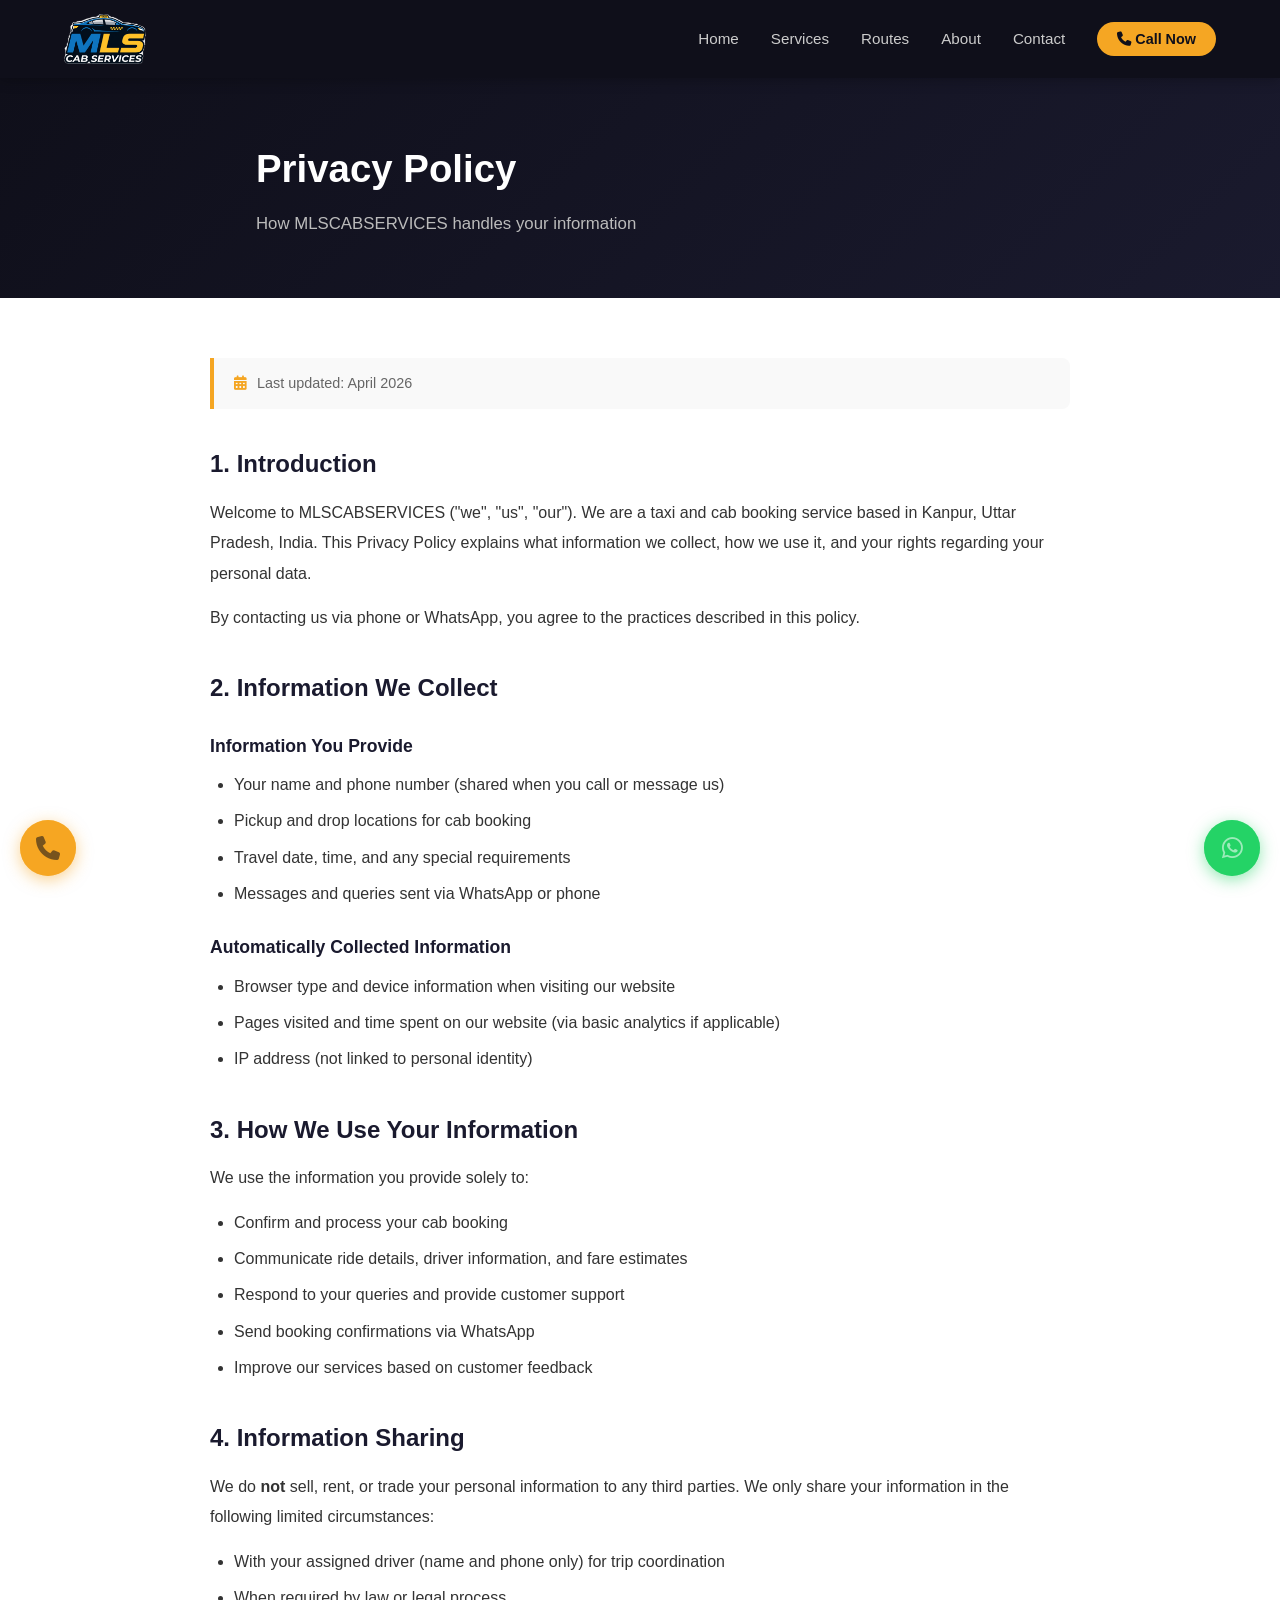
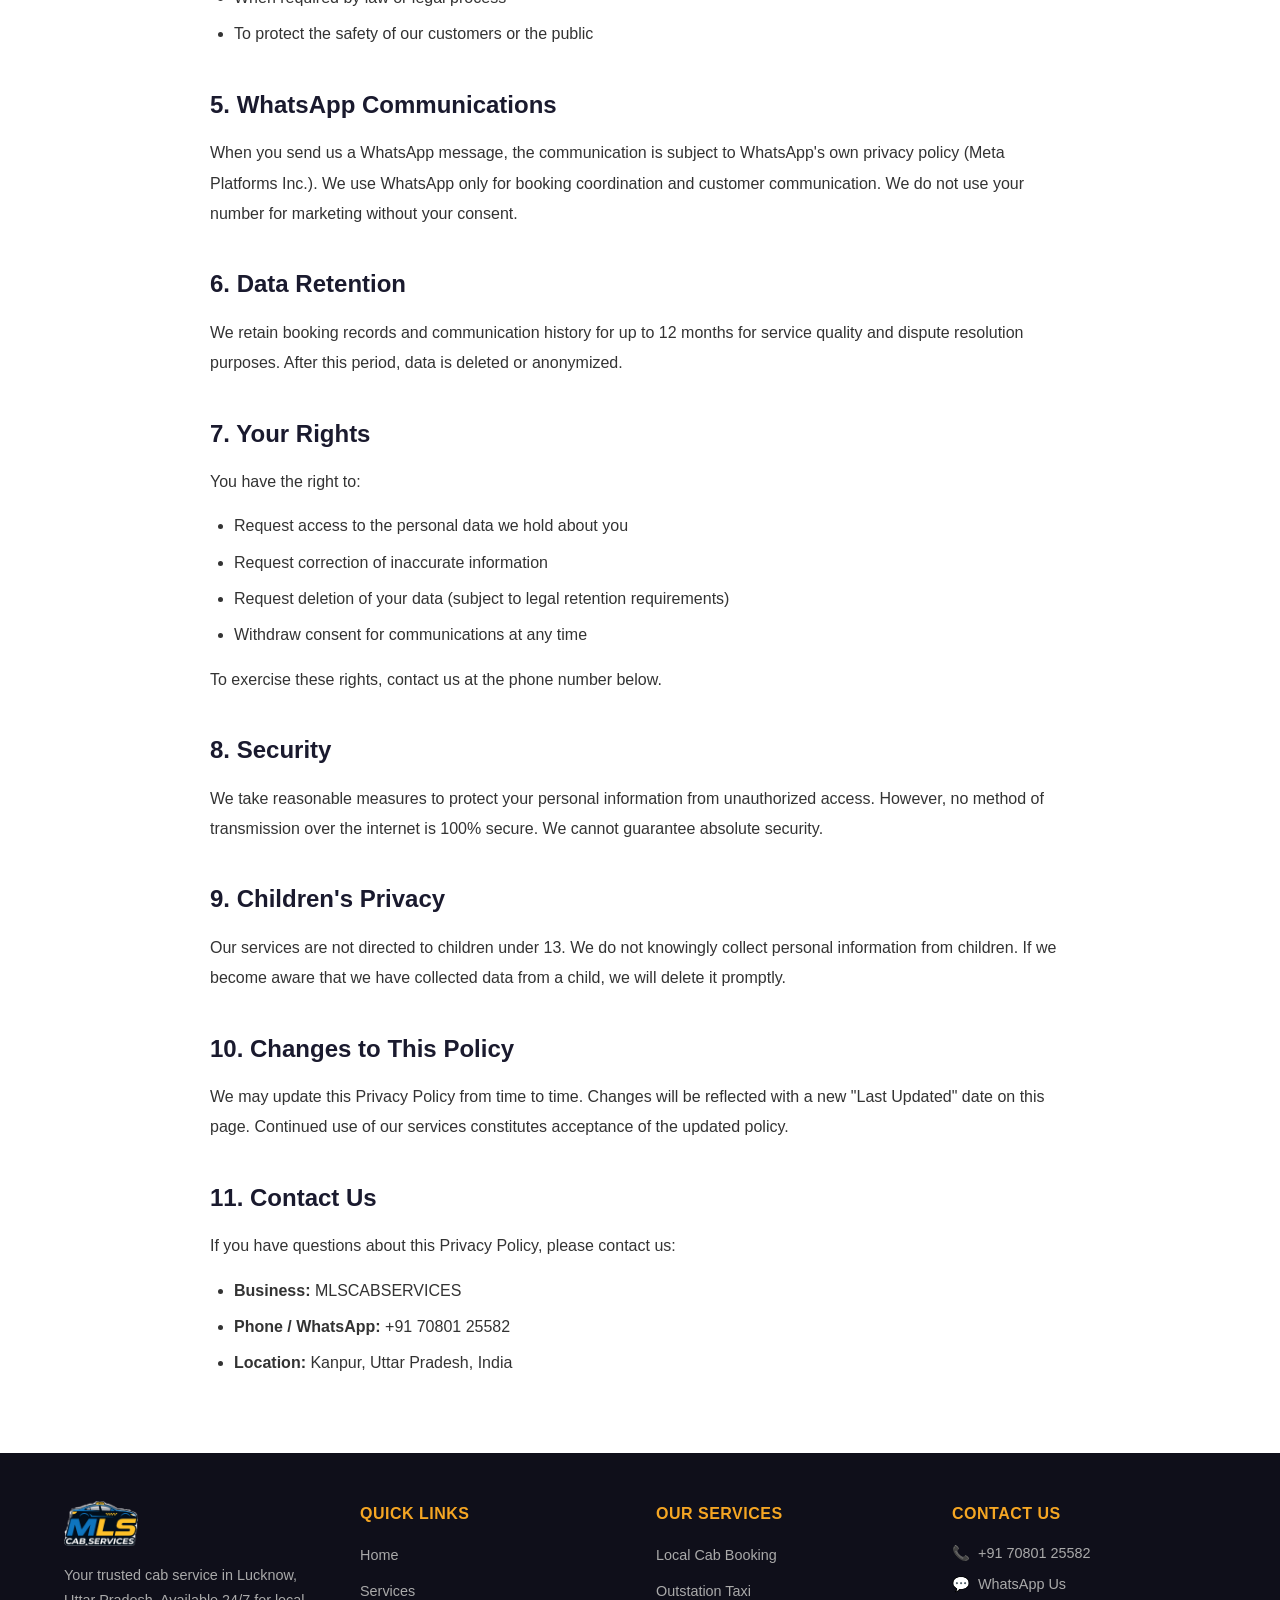
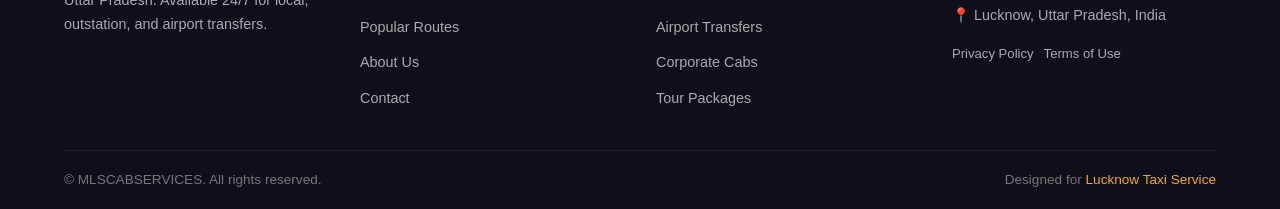
<file: privacy.html>
<!DOCTYPE html>
<html lang="en">
<head>
  <meta charset="UTF-8" />
  <meta name="viewport" content="width=device-width, initial-scale=1.0" />
  <title>Privacy Policy – MLSCABSERVICES</title>
  <meta name="description" content="Privacy Policy for MLSCABSERVICES taxi service in Kanpur, Uttar Pradesh. Learn how we handle your personal information." />
  <meta name="robots" content="noindex, follow" />
  <meta property="og:image" content="https://mlscabservices.in/images/logo.png" />
  <link rel="icon" type="image/png" href="images/logo.png" />
  <link rel="stylesheet" href="css/style.css" />
  <link rel="stylesheet" href="https://cdnjs.cloudflare.com/ajax/libs/font-awesome/6.5.0/css/all.min.css" crossorigin="anonymous" referrerpolicy="no-referrer" />
</head>
<body>

  <div id="site-header"></div>

  <section class="page-hero" aria-label="Privacy policy header">
    <div class="container">
      <h1>Privacy Policy</h1>
      <p>How MLSCABSERVICES handles your information</p>
    </div>
  </section>

  <div class="container">
    <div class="legal-content">
      <div class="last-updated">
        <i class="fas fa-calendar-alt" style="color:var(--primary);margin-right:6px;"></i>
        Last updated: April 2026
      </div>

      <h2>1. Introduction</h2>
      <p>Welcome to MLSCABSERVICES ("we", "us", "our"). We are a taxi and cab booking service based in Kanpur, Uttar Pradesh, India. This Privacy Policy explains what information we collect, how we use it, and your rights regarding your personal data.</p>
      <p>By contacting us via phone or WhatsApp, you agree to the practices described in this policy.</p>

      <h2>2. Information We Collect</h2>
      <h3>Information You Provide</h3>
      <ul>
        <li>Your name and phone number (shared when you call or message us)</li>
        <li>Pickup and drop locations for cab booking</li>
        <li>Travel date, time, and any special requirements</li>
        <li>Messages and queries sent via WhatsApp or phone</li>
      </ul>

      <h3>Automatically Collected Information</h3>
      <ul>
        <li>Browser type and device information when visiting our website</li>
        <li>Pages visited and time spent on our website (via basic analytics if applicable)</li>
        <li>IP address (not linked to personal identity)</li>
      </ul>

      <h2>3. How We Use Your Information</h2>
      <p>We use the information you provide solely to:</p>
      <ul>
        <li>Confirm and process your cab booking</li>
        <li>Communicate ride details, driver information, and fare estimates</li>
        <li>Respond to your queries and provide customer support</li>
        <li>Send booking confirmations via WhatsApp</li>
        <li>Improve our services based on customer feedback</li>
      </ul>

      <h2>4. Information Sharing</h2>
      <p>We do <strong>not</strong> sell, rent, or trade your personal information to any third parties. We only share your information in the following limited circumstances:</p>
      <ul>
        <li>With your assigned driver (name and phone only) for trip coordination</li>
        <li>When required by law or legal process</li>
        <li>To protect the safety of our customers or the public</li>
      </ul>

      <h2>5. WhatsApp Communications</h2>
      <p>When you send us a WhatsApp message, the communication is subject to WhatsApp's own privacy policy (Meta Platforms Inc.). We use WhatsApp only for booking coordination and customer communication. We do not use your number for marketing without your consent.</p>

      <h2>6. Data Retention</h2>
      <p>We retain booking records and communication history for up to 12 months for service quality and dispute resolution purposes. After this period, data is deleted or anonymized.</p>

      <h2>7. Your Rights</h2>
      <p>You have the right to:</p>
      <ul>
        <li>Request access to the personal data we hold about you</li>
        <li>Request correction of inaccurate information</li>
        <li>Request deletion of your data (subject to legal retention requirements)</li>
        <li>Withdraw consent for communications at any time</li>
      </ul>
      <p>To exercise these rights, contact us at the phone number below.</p>

      <h2>8. Security</h2>
      <p>We take reasonable measures to protect your personal information from unauthorized access. However, no method of transmission over the internet is 100% secure. We cannot guarantee absolute security.</p>

      <h2>9. Children's Privacy</h2>
      <p>Our services are not directed to children under 13. We do not knowingly collect personal information from children. If we become aware that we have collected data from a child, we will delete it promptly.</p>

      <h2>10. Changes to This Policy</h2>
      <p>We may update this Privacy Policy from time to time. Changes will be reflected with a new "Last Updated" date on this page. Continued use of our services constitutes acceptance of the updated policy.</p>

      <h2>11. Contact Us</h2>
      <p>If you have questions about this Privacy Policy, please contact us:</p>
      <ul>
        <li><strong>Business:</strong> MLSCABSERVICES</li>
        <li><strong>Phone / WhatsApp:</strong> <a href="tel:+917080125582">+91 70801 25582</a></li>
        <li><strong>Location:</strong> Kanpur, Uttar Pradesh, India</li>
      </ul>
    </div>
  </div>

  <div id="site-footer"></div>

  <a href="tel:+917080125582" class="sticky-call" title="Call us" aria-label="Call us"><i class="fas fa-phone"></i></a>
  <a href="https://wa.me/917080125582" target="_blank" rel="noopener noreferrer" class="sticky-whatsapp" title="WhatsApp" aria-label="WhatsApp us"><i class="fab fa-whatsapp"></i></a>

  <script src="js/include.js"></script>
  <script src="js/main.js"></script>
</body>
</html>
</file>
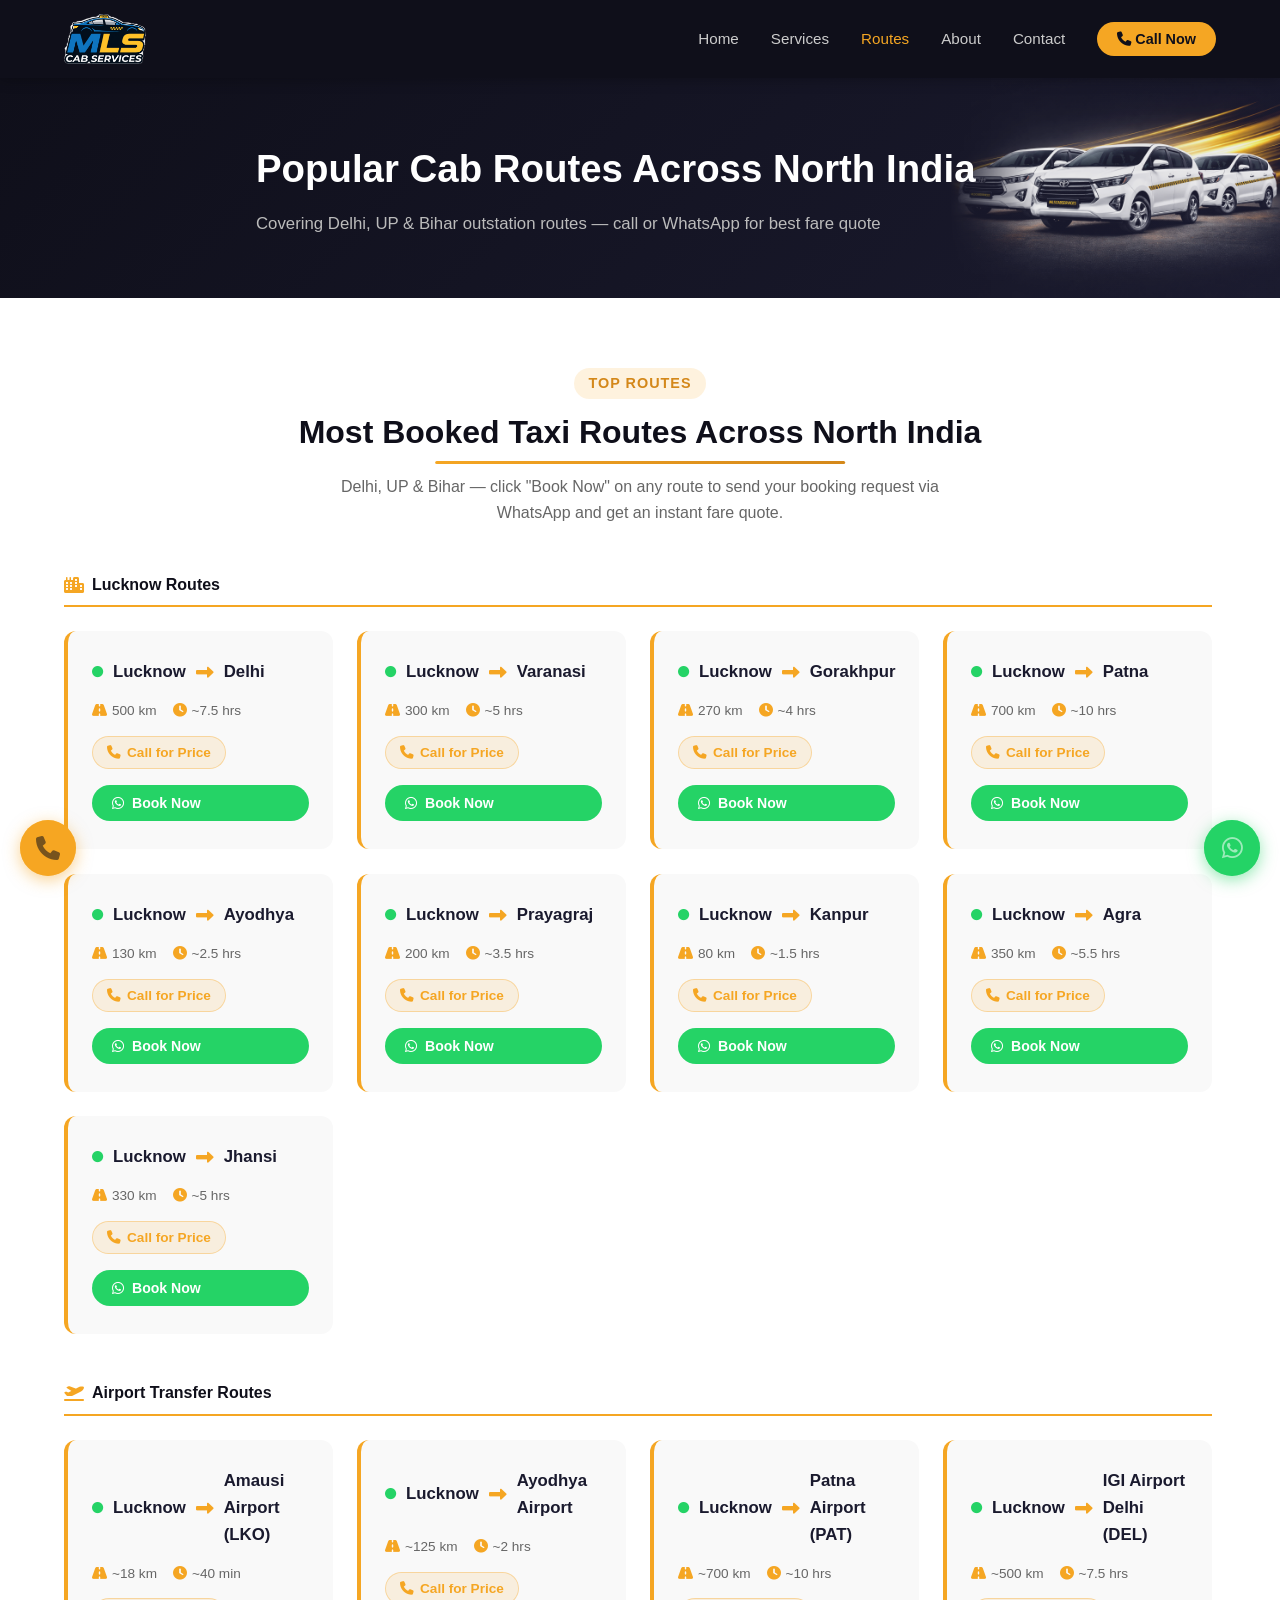
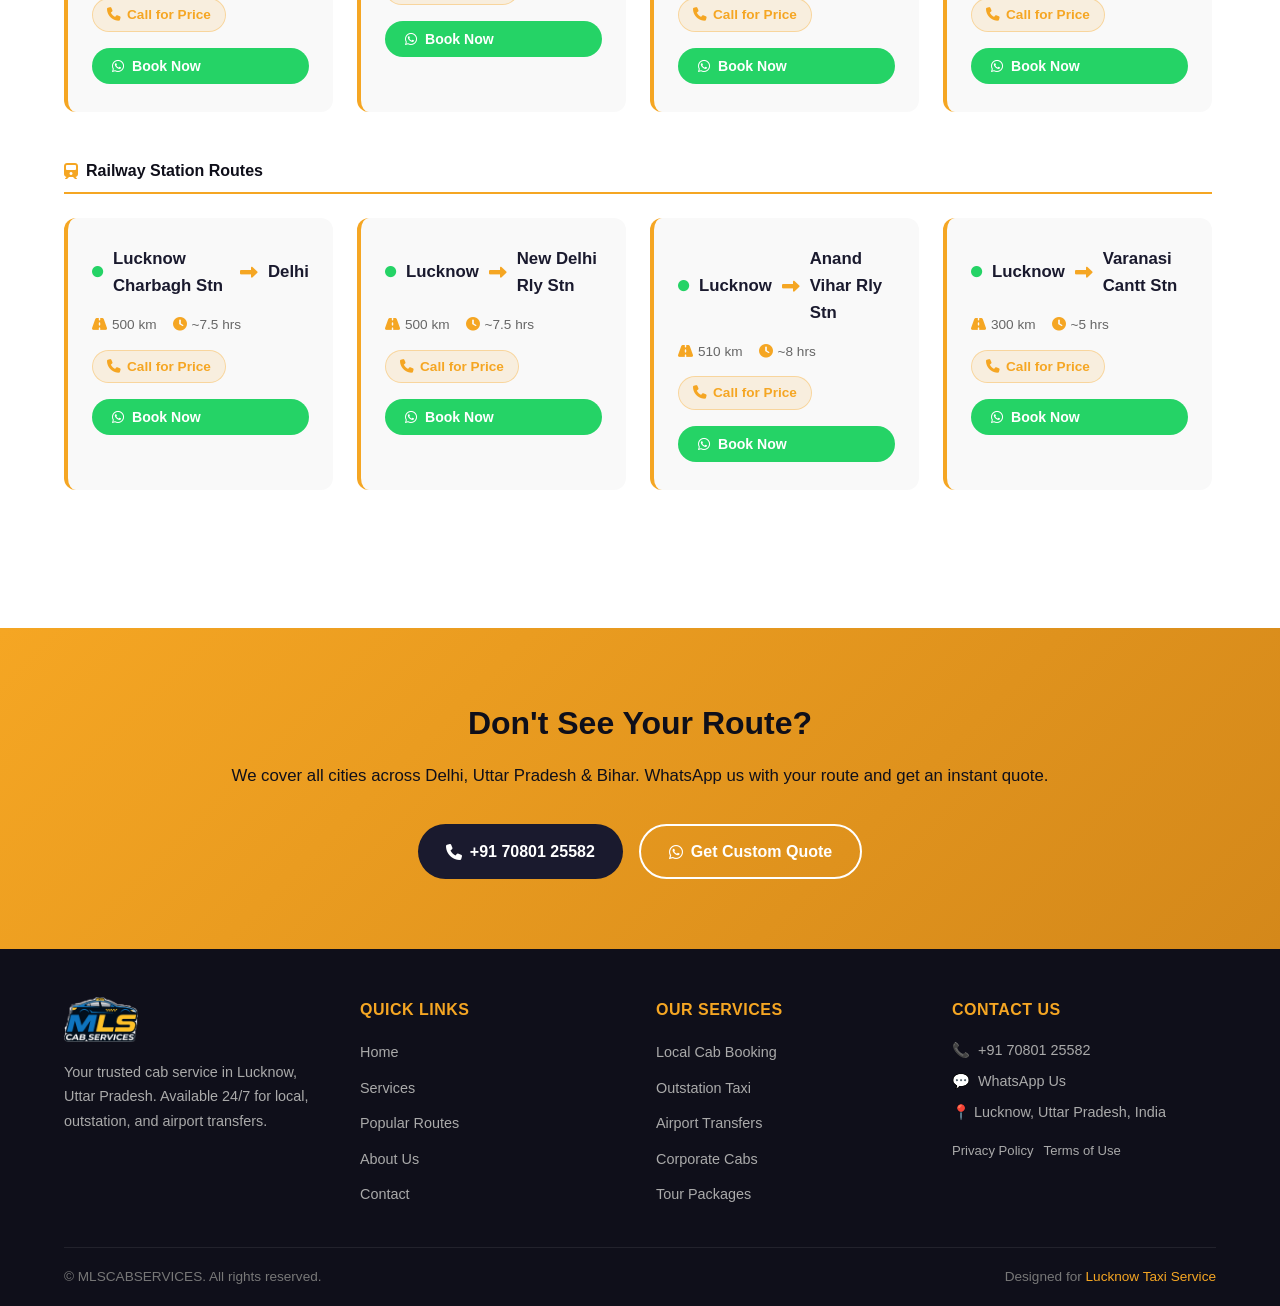
<file: routes.html>
<!DOCTYPE html>
<html lang="en">
<head>
  <meta charset="UTF-8" />
  <meta name="viewport" content="width=device-width, initial-scale=1.0" />
  <title>Popular Cab Routes – MLSCABSERVICES | Lucknow, Delhi, UP &amp; Bihar Taxi Service</title>
  <meta name="description" content="Book outstation cab from Lucknow to Delhi, Varanasi, Ayodhya, Prayagraj, Kanpur, Patna &amp; more. MLSCABSERVICES covers all North India routes. Call or WhatsApp for instant fare quote." />
  <meta name="keywords" content="Lucknow to Delhi taxi, Lucknow to Varanasi cab, Lucknow to Ayodhya taxi, outstation cab UP, taxi service North India, cab booking Lucknow, MLSCABSERVICES routes, Lucknow airport cab, Lucknow Charbagh taxi, Varanasi Cantt cab" />
  <meta property="og:image" content="https://mlscabservices.in/images/logo.png" />
  <link rel="icon" type="image/png" href="images/logo.png" />
  <link rel="canonical" href="https://mlscabservices.in/routes.html" />
  <link rel="stylesheet" href="css/style.css" />
  <link rel="stylesheet" href="https://cdnjs.cloudflare.com/ajax/libs/font-awesome/6.5.0/css/all.min.css" crossorigin="anonymous" referrerpolicy="no-referrer" />
</head>
<body>

  <div id="site-header"></div>

  <section class="page-hero" aria-label="Routes header">
    <img src="images/MLSCAB_IMAGE2.png" alt="" class="page-hero-img" loading="eager" />
    <div class="container">
      <h1>Popular Cab Routes Across North India</h1>
      <p>Covering Delhi, UP &amp; Bihar outstation routes — call or WhatsApp for best fare quote</p>
    </div>
  </section>

  <!-- Route Cards -->
  <section aria-label="Popular routes">
    <div class="container">
      <div class="section-heading">
        <span class="tag">Top Routes</span>
        <h2>Most Booked Taxi Routes Across North India</h2>
        <p>Delhi, UP &amp; Bihar — click "Book Now" on any route to send your booking request via WhatsApp and get an instant fare quote.</p>
      </div>

      <div class="routes-scroll-wrap">
      <div class="routes-grid" id="routes-list">
        <!-- ===== LUCKNOW CITY ROUTES ===== -->
        <div class="routes-category">
          <h3><i class="fas fa-city"></i> Lucknow Routes</h3>
        </div>
        <div class="route-card">
          <div class="route-from-to"><i class="fas fa-circle" style="font-size:0.7rem;color:#25d366;"></i> Lucknow <i class="fas fa-long-arrow-alt-right"></i> Delhi</div>
          <div class="route-details">
            <span class="route-detail"><i class="fas fa-road"></i> 500 km</span>
            <span class="route-detail"><i class="fas fa-clock"></i> ~7.5 hrs</span>
          </div>
          <div class="route-call-price"><i class="fas fa-phone"></i> Call for Price</div>
          <button class="btn btn-whatsapp mt-16" style="padding:10px 20px;font-size:0.88rem;" onclick="sendWhatsAppRoute('Lucknow','Delhi')"><i class="fab fa-whatsapp"></i> Book Now</button>
        </div>
        <div class="route-card">
          <div class="route-from-to"><i class="fas fa-circle" style="font-size:0.7rem;color:#25d366;"></i> Lucknow <i class="fas fa-long-arrow-alt-right"></i> Varanasi</div>
          <div class="route-details">
            <span class="route-detail"><i class="fas fa-road"></i> 300 km</span>
            <span class="route-detail"><i class="fas fa-clock"></i> ~5 hrs</span>
          </div>
          <div class="route-call-price"><i class="fas fa-phone"></i> Call for Price</div>
          <button class="btn btn-whatsapp mt-16" style="padding:10px 20px;font-size:0.88rem;" onclick="sendWhatsAppRoute('Lucknow','Varanasi')"><i class="fab fa-whatsapp"></i> Book Now</button>
        </div>
        <div class="route-card">
          <div class="route-from-to"><i class="fas fa-circle" style="font-size:0.7rem;color:#25d366;"></i> Lucknow <i class="fas fa-long-arrow-alt-right"></i> Gorakhpur</div>
          <div class="route-details">
            <span class="route-detail"><i class="fas fa-road"></i> 270 km</span>
            <span class="route-detail"><i class="fas fa-clock"></i> ~4 hrs</span>
          </div>
          <div class="route-call-price"><i class="fas fa-phone"></i> Call for Price</div>
          <button class="btn btn-whatsapp mt-16" style="padding:10px 20px;font-size:0.88rem;" onclick="sendWhatsAppRoute('Lucknow','Gorakhpur')"><i class="fab fa-whatsapp"></i> Book Now</button>
        </div>
        <div class="route-card">
          <div class="route-from-to"><i class="fas fa-circle" style="font-size:0.7rem;color:#25d366;"></i> Lucknow <i class="fas fa-long-arrow-alt-right"></i> Patna</div>
          <div class="route-details">
            <span class="route-detail"><i class="fas fa-road"></i> 700 km</span>
            <span class="route-detail"><i class="fas fa-clock"></i> ~10 hrs</span>
          </div>
          <div class="route-call-price"><i class="fas fa-phone"></i> Call for Price</div>
          <button class="btn btn-whatsapp mt-16" style="padding:10px 20px;font-size:0.88rem;" onclick="sendWhatsAppRoute('Lucknow','Patna')"><i class="fab fa-whatsapp"></i> Book Now</button>
        </div>
        <div class="route-card">
          <div class="route-from-to"><i class="fas fa-circle" style="font-size:0.7rem;color:#25d366;"></i> Lucknow <i class="fas fa-long-arrow-alt-right"></i> Ayodhya</div>
          <div class="route-details">
            <span class="route-detail"><i class="fas fa-road"></i> 130 km</span>
            <span class="route-detail"><i class="fas fa-clock"></i> ~2.5 hrs</span>
          </div>
          <div class="route-call-price"><i class="fas fa-phone"></i> Call for Price</div>
          <button class="btn btn-whatsapp mt-16" style="padding:10px 20px;font-size:0.88rem;" onclick="sendWhatsAppRoute('Lucknow','Ayodhya')"><i class="fab fa-whatsapp"></i> Book Now</button>
        </div>
        <div class="route-card">
          <div class="route-from-to"><i class="fas fa-circle" style="font-size:0.7rem;color:#25d366;"></i> Lucknow <i class="fas fa-long-arrow-alt-right"></i> Prayagraj</div>
          <div class="route-details">
            <span class="route-detail"><i class="fas fa-road"></i> 200 km</span>
            <span class="route-detail"><i class="fas fa-clock"></i> ~3.5 hrs</span>
          </div>
          <div class="route-call-price"><i class="fas fa-phone"></i> Call for Price</div>
          <button class="btn btn-whatsapp mt-16" style="padding:10px 20px;font-size:0.88rem;" onclick="sendWhatsAppRoute('Lucknow','Prayagraj')"><i class="fab fa-whatsapp"></i> Book Now</button>
        </div>
        <div class="route-card">
          <div class="route-from-to"><i class="fas fa-circle" style="font-size:0.7rem;color:#25d366;"></i> Lucknow <i class="fas fa-long-arrow-alt-right"></i> Kanpur</div>
          <div class="route-details">
            <span class="route-detail"><i class="fas fa-road"></i> 80 km</span>
            <span class="route-detail"><i class="fas fa-clock"></i> ~1.5 hrs</span>
          </div>
          <div class="route-call-price"><i class="fas fa-phone"></i> Call for Price</div>
          <button class="btn btn-whatsapp mt-16" style="padding:10px 20px;font-size:0.88rem;" onclick="sendWhatsAppRoute('Lucknow','Kanpur')"><i class="fab fa-whatsapp"></i> Book Now</button>
        </div>
        <div class="route-card">
          <div class="route-from-to"><i class="fas fa-circle" style="font-size:0.7rem;color:#25d366;"></i> Lucknow <i class="fas fa-long-arrow-alt-right"></i> Agra</div>
          <div class="route-details">
            <span class="route-detail"><i class="fas fa-road"></i> 350 km</span>
            <span class="route-detail"><i class="fas fa-clock"></i> ~5.5 hrs</span>
          </div>
          <div class="route-call-price"><i class="fas fa-phone"></i> Call for Price</div>
          <button class="btn btn-whatsapp mt-16" style="padding:10px 20px;font-size:0.88rem;" onclick="sendWhatsAppRoute('Lucknow','Agra')"><i class="fab fa-whatsapp"></i> Book Now</button>
        </div>
        <div class="route-card">
          <div class="route-from-to"><i class="fas fa-circle" style="font-size:0.7rem;color:#25d366;"></i> Lucknow <i class="fas fa-long-arrow-alt-right"></i> Jhansi</div>
          <div class="route-details">
            <span class="route-detail"><i class="fas fa-road"></i> 330 km</span>
            <span class="route-detail"><i class="fas fa-clock"></i> ~5 hrs</span>
          </div>
          <div class="route-call-price"><i class="fas fa-phone"></i> Call for Price</div>
          <button class="btn btn-whatsapp mt-16" style="padding:10px 20px;font-size:0.88rem;" onclick="sendWhatsAppRoute('Lucknow','Jhansi')"><i class="fab fa-whatsapp"></i> Book Now</button>
        </div>

        <!-- ===== AIRPORT TRANSFER ROUTES ===== -->
        <div class="routes-category">
          <h3><i class="fas fa-plane-departure"></i> Airport Transfer Routes</h3>
        </div>
        <div class="route-card">
          <div class="route-from-to"><i class="fas fa-circle" style="font-size:0.7rem;color:#25d366;"></i> Lucknow <i class="fas fa-long-arrow-alt-right"></i> Amausi Airport (LKO)</div>
          <div class="route-details">
            <span class="route-detail"><i class="fas fa-road"></i> ~18 km</span>
            <span class="route-detail"><i class="fas fa-clock"></i> ~40 min</span>
          </div>
          <div class="route-call-price"><i class="fas fa-phone"></i> Call for Price</div>
          <button class="btn btn-whatsapp mt-16" style="padding:10px 20px;font-size:0.88rem;" onclick="sendWhatsAppRoute('Lucknow','Lucknow Amausi Airport')"><i class="fab fa-whatsapp"></i> Book Now</button>
        </div>
        <div class="route-card">
          <div class="route-from-to"><i class="fas fa-circle" style="font-size:0.7rem;color:#25d366;"></i> Lucknow <i class="fas fa-long-arrow-alt-right"></i> Ayodhya Airport</div>
          <div class="route-details">
            <span class="route-detail"><i class="fas fa-road"></i> ~125 km</span>
            <span class="route-detail"><i class="fas fa-clock"></i> ~2 hrs</span>
          </div>
          <div class="route-call-price"><i class="fas fa-phone"></i> Call for Price</div>
          <button class="btn btn-whatsapp mt-16" style="padding:10px 20px;font-size:0.88rem;" onclick="sendWhatsAppRoute('Lucknow','Ayodhya Airport')"><i class="fab fa-whatsapp"></i> Book Now</button>
        </div>
        <div class="route-card">
          <div class="route-from-to"><i class="fas fa-circle" style="font-size:0.7rem;color:#25d366;"></i> Lucknow <i class="fas fa-long-arrow-alt-right"></i> Patna Airport (PAT)</div>
          <div class="route-details">
            <span class="route-detail"><i class="fas fa-road"></i> ~700 km</span>
            <span class="route-detail"><i class="fas fa-clock"></i> ~10 hrs</span>
          </div>
          <div class="route-call-price"><i class="fas fa-phone"></i> Call for Price</div>
          <button class="btn btn-whatsapp mt-16" style="padding:10px 20px;font-size:0.88rem;" onclick="sendWhatsAppRoute('Lucknow','Patna Airport')"><i class="fab fa-whatsapp"></i> Book Now</button>
        </div>
        <div class="route-card">
          <div class="route-from-to"><i class="fas fa-circle" style="font-size:0.7rem;color:#25d366;"></i> Lucknow <i class="fas fa-long-arrow-alt-right"></i> IGI Airport Delhi (DEL)</div>
          <div class="route-details">
            <span class="route-detail"><i class="fas fa-road"></i> ~500 km</span>
            <span class="route-detail"><i class="fas fa-clock"></i> ~7.5 hrs</span>
          </div>
          <div class="route-call-price"><i class="fas fa-phone"></i> Call for Price</div>
          <button class="btn btn-whatsapp mt-16" style="padding:10px 20px;font-size:0.88rem;" onclick="sendWhatsAppRoute('Lucknow','Delhi IGI Airport')"><i class="fab fa-whatsapp"></i> Book Now</button>
        </div>

        <!-- ===== RAILWAY STATION ROUTES ===== -->
        <div class="routes-category">
          <h3><i class="fas fa-train"></i> Railway Station Routes</h3>
        </div>
        <div class="route-card">
          <div class="route-from-to"><i class="fas fa-circle" style="font-size:0.7rem;color:#25d366;"></i> Lucknow Charbagh Stn <i class="fas fa-long-arrow-alt-right"></i> Delhi</div>
          <div class="route-details">
            <span class="route-detail"><i class="fas fa-road"></i> 500 km</span>
            <span class="route-detail"><i class="fas fa-clock"></i> ~7.5 hrs</span>
          </div>
          <div class="route-call-price"><i class="fas fa-phone"></i> Call for Price</div>
          <button class="btn btn-whatsapp mt-16" style="padding:10px 20px;font-size:0.88rem;" onclick="sendWhatsAppRoute('Lucknow Charbagh Railway Station','Delhi')"><i class="fab fa-whatsapp"></i> Book Now</button>
        </div>
        <div class="route-card">
          <div class="route-from-to"><i class="fas fa-circle" style="font-size:0.7rem;color:#25d366;"></i> Lucknow <i class="fas fa-long-arrow-alt-right"></i> New Delhi Rly Stn</div>
          <div class="route-details">
            <span class="route-detail"><i class="fas fa-road"></i> 500 km</span>
            <span class="route-detail"><i class="fas fa-clock"></i> ~7.5 hrs</span>
          </div>
          <div class="route-call-price"><i class="fas fa-phone"></i> Call for Price</div>
          <button class="btn btn-whatsapp mt-16" style="padding:10px 20px;font-size:0.88rem;" onclick="sendWhatsAppRoute('Lucknow','New Delhi Railway Station')"><i class="fab fa-whatsapp"></i> Book Now</button>
        </div>
        <div class="route-card">
          <div class="route-from-to"><i class="fas fa-circle" style="font-size:0.7rem;color:#25d366;"></i> Lucknow <i class="fas fa-long-arrow-alt-right"></i> Anand Vihar Rly Stn</div>
          <div class="route-details">
            <span class="route-detail"><i class="fas fa-road"></i> 510 km</span>
            <span class="route-detail"><i class="fas fa-clock"></i> ~8 hrs</span>
          </div>
          <div class="route-call-price"><i class="fas fa-phone"></i> Call for Price</div>
          <button class="btn btn-whatsapp mt-16" style="padding:10px 20px;font-size:0.88rem;" onclick="sendWhatsAppRoute('Lucknow','Anand Vihar Railway Station')"><i class="fab fa-whatsapp"></i> Book Now</button>
        </div>
        <div class="route-card">
          <div class="route-from-to"><i class="fas fa-circle" style="font-size:0.7rem;color:#25d366;"></i> Lucknow <i class="fas fa-long-arrow-alt-right"></i> Varanasi Cantt Stn</div>
          <div class="route-details">
            <span class="route-detail"><i class="fas fa-road"></i> 300 km</span>
            <span class="route-detail"><i class="fas fa-clock"></i> ~5 hrs</span>
          </div>
          <div class="route-call-price"><i class="fas fa-phone"></i> Call for Price</div>
          <button class="btn btn-whatsapp mt-16" style="padding:10px 20px;font-size:0.88rem;" onclick="sendWhatsAppRoute('Lucknow','Varanasi Cantt Railway Station')"><i class="fab fa-whatsapp"></i> Book Now</button>
        </div>
        <div class="route-card">
          <div class="route-from-to"><i class="fas fa-circle" style="font-size:0.7rem;color:#25d366;"></i> Lucknow <i class="fas fa-long-arrow-alt-right"></i> Varanasi Junction</div>
          <div class="route-details">
            <span class="route-detail"><i class="fas fa-road"></i> 300 km</span>
            <span class="route-detail"><i class="fas fa-clock"></i> ~5 hrs</span>
          </div>
          <div class="route-call-price"><i class="fas fa-phone"></i> Call for Price</div>
          <button class="btn btn-whatsapp mt-16" style="padding:10px 20px;font-size:0.88rem;" onclick="sendWhatsAppRoute('Lucknow','Varanasi Junction Railway Station')"><i class="fab fa-whatsapp"></i> Book Now</button>
        </div>
        <div class="route-card">
          <div class="route-from-to"><i class="fas fa-circle" style="font-size:0.7rem;color:#25d366;"></i> Lucknow <i class="fas fa-long-arrow-alt-right"></i> Prayagraj Junction</div>
          <div class="route-details">
            <span class="route-detail"><i class="fas fa-road"></i> 200 km</span>
            <span class="route-detail"><i class="fas fa-clock"></i> ~3.5 hrs</span>
          </div>
          <div class="route-call-price"><i class="fas fa-phone"></i> Call for Price</div>
          <button class="btn btn-whatsapp mt-16" style="padding:10px 20px;font-size:0.88rem;" onclick="sendWhatsAppRoute('Lucknow','Prayagraj Junction')"><i class="fab fa-whatsapp"></i> Book Now</button>
        </div>
        <div class="route-card">
          <div class="route-from-to"><i class="fas fa-circle" style="font-size:0.7rem;color:#25d366;"></i> Lucknow <i class="fas fa-long-arrow-alt-right"></i> Kanpur Central Stn</div>
          <div class="route-details">
            <span class="route-detail"><i class="fas fa-road"></i> 80 km</span>
            <span class="route-detail"><i class="fas fa-clock"></i> ~1.5 hrs</span>
          </div>
          <div class="route-call-price"><i class="fas fa-phone"></i> Call for Price</div>
          <button class="btn btn-whatsapp mt-16" style="padding:10px 20px;font-size:0.88rem;" onclick="sendWhatsAppRoute('Lucknow','Kanpur Central Railway Station')"><i class="fab fa-whatsapp"></i> Book Now</button>
        </div>

        <!-- ===== DELHI & NCR ROUTES ===== -->
        <div class="routes-category">
          <h3><i class="fas fa-building"></i> Delhi &amp; NCR Routes</h3>
        </div>
        <div class="route-card">
          <div class="route-from-to"><i class="fas fa-circle" style="font-size:0.7rem;color:#25d366;"></i> Delhi <i class="fas fa-long-arrow-alt-right"></i> Lucknow</div>
          <div class="route-details">
            <span class="route-detail"><i class="fas fa-road"></i> 500 km</span>
            <span class="route-detail"><i class="fas fa-clock"></i> ~7.5 hrs</span>
          </div>
          <div class="route-call-price"><i class="fas fa-phone"></i> Call for Price</div>
          <button class="btn btn-whatsapp mt-16" style="padding:10px 20px;font-size:0.88rem;" onclick="sendWhatsAppRoute('Delhi','Lucknow')"><i class="fab fa-whatsapp"></i> Book Now</button>
        </div>
        <div class="route-card">
          <div class="route-from-to"><i class="fas fa-circle" style="font-size:0.7rem;color:#25d366;"></i> Delhi Mahipalpur <i class="fas fa-long-arrow-alt-right"></i> Lucknow</div>
          <div class="route-details">
            <span class="route-detail"><i class="fas fa-road"></i> ~500 km</span>
            <span class="route-detail"><i class="fas fa-clock"></i> ~7.5 hrs</span>
          </div>
          <div class="route-call-price"><i class="fas fa-phone"></i> Call for Price</div>
          <button class="btn btn-whatsapp mt-16" style="padding:10px 20px;font-size:0.88rem;" onclick="sendWhatsAppRoute('Delhi Mahipalpur','Lucknow')"><i class="fab fa-whatsapp"></i> Book Now</button>
        </div>
        <div class="route-card">
          <div class="route-from-to"><i class="fas fa-circle" style="font-size:0.7rem;color:#25d366;"></i> Delhi <i class="fas fa-long-arrow-alt-right"></i> Agra</div>
          <div class="route-details">
            <span class="route-detail"><i class="fas fa-road"></i> 200 km</span>
            <span class="route-detail"><i class="fas fa-clock"></i> ~3 hrs</span>
          </div>
          <div class="route-call-price"><i class="fas fa-phone"></i> Call for Price</div>
          <button class="btn btn-whatsapp mt-16" style="padding:10px 20px;font-size:0.88rem;" onclick="sendWhatsAppRoute('Delhi','Agra')"><i class="fab fa-whatsapp"></i> Book Now</button>
        </div>
        <div class="route-card">
          <div class="route-from-to"><i class="fas fa-circle" style="font-size:0.7rem;color:#25d366;"></i> Delhi <i class="fas fa-long-arrow-alt-right"></i> Mathura</div>
          <div class="route-details">
            <span class="route-detail"><i class="fas fa-road"></i> 160 km</span>
            <span class="route-detail"><i class="fas fa-clock"></i> ~2.5 hrs</span>
          </div>
          <div class="route-call-price"><i class="fas fa-phone"></i> Call for Price</div>
          <button class="btn btn-whatsapp mt-16" style="padding:10px 20px;font-size:0.88rem;" onclick="sendWhatsAppRoute('Delhi','Mathura')"><i class="fab fa-whatsapp"></i> Book Now</button>
        </div>
        <div class="route-card">
          <div class="route-from-to"><i class="fas fa-circle" style="font-size:0.7rem;color:#25d366;"></i> Delhi <i class="fas fa-long-arrow-alt-right"></i> Varanasi</div>
          <div class="route-details">
            <span class="route-detail"><i class="fas fa-road"></i> 800 km</span>
            <span class="route-detail"><i class="fas fa-clock"></i> ~11 hrs</span>
          </div>
          <div class="route-call-price"><i class="fas fa-phone"></i> Call for Price</div>
          <button class="btn btn-whatsapp mt-16" style="padding:10px 20px;font-size:0.88rem;" onclick="sendWhatsAppRoute('Delhi','Varanasi')"><i class="fab fa-whatsapp"></i> Book Now</button>
        </div>

        <!-- ===== AYODHYA & RELIGIOUS PLACES ===== -->
        <div class="routes-category">
          <h3><i class="fas fa-place-of-worship"></i> Ayodhya &amp; Religious Places</h3>
        </div>
        <div class="route-card">
          <div class="route-from-to"><i class="fas fa-circle" style="font-size:0.7rem;color:#25d366;"></i> Lucknow <i class="fas fa-long-arrow-alt-right"></i> Ayodhya Tedhi Bazar</div>
          <div class="route-details">
            <span class="route-detail"><i class="fas fa-road"></i> 130 km</span>
            <span class="route-detail"><i class="fas fa-clock"></i> ~2.5 hrs</span>
          </div>
          <div class="route-call-price"><i class="fas fa-phone"></i> Call for Price</div>
          <button class="btn btn-whatsapp mt-16" style="padding:10px 20px;font-size:0.88rem;" onclick="sendWhatsAppRoute('Lucknow','Ayodhya Tedhi Bazar Chauraha')"><i class="fab fa-whatsapp"></i> Book Now</button>
        </div>
        <div class="route-card">
          <div class="route-from-to"><i class="fas fa-circle" style="font-size:0.7rem;color:#25d366;"></i> Lucknow <i class="fas fa-long-arrow-alt-right"></i> Vrindavan</div>
          <div class="route-details">
            <span class="route-detail"><i class="fas fa-road"></i> 375 km</span>
            <span class="route-detail"><i class="fas fa-clock"></i> ~5.5 hrs</span>
          </div>
          <div class="route-call-price"><i class="fas fa-phone"></i> Call for Price</div>
          <button class="btn btn-whatsapp mt-16" style="padding:10px 20px;font-size:0.88rem;" onclick="sendWhatsAppRoute('Lucknow','Vrindavan')"><i class="fab fa-whatsapp"></i> Book Now</button>
        </div>
        <div class="route-card">
          <div class="route-from-to"><i class="fas fa-circle" style="font-size:0.7rem;color:#25d366;"></i> Lucknow <i class="fas fa-long-arrow-alt-right"></i> Mathura</div>
          <div class="route-details">
            <span class="route-detail"><i class="fas fa-road"></i> 360 km</span>
            <span class="route-detail"><i class="fas fa-clock"></i> ~5 hrs</span>
          </div>
          <div class="route-call-price"><i class="fas fa-phone"></i> Call for Price</div>
          <button class="btn btn-whatsapp mt-16" style="padding:10px 20px;font-size:0.88rem;" onclick="sendWhatsAppRoute('Lucknow','Mathura')"><i class="fab fa-whatsapp"></i> Book Now</button>
        </div>

        <!-- ===== PATNA & BIHAR ROUTES ===== -->
        <div class="routes-category">
          <h3><i class="fas fa-map-marker-alt"></i> Patna &amp; Bihar Routes</h3>
        </div>
        <div class="route-card">
          <div class="route-from-to"><i class="fas fa-circle" style="font-size:0.7rem;color:#25d366;"></i> Patna <i class="fas fa-long-arrow-alt-right"></i> Delhi</div>
          <div class="route-details">
            <span class="route-detail"><i class="fas fa-road"></i> 1,000 km</span>
            <span class="route-detail"><i class="fas fa-clock"></i> ~14 hrs</span>
          </div>
          <div class="route-call-price"><i class="fas fa-phone"></i> Call for Price</div>
          <button class="btn btn-whatsapp mt-16" style="padding:10px 20px;font-size:0.88rem;" onclick="sendWhatsAppRoute('Patna','Delhi')"><i class="fab fa-whatsapp"></i> Book Now</button>
        </div>
        <div class="route-card">
          <div class="route-from-to"><i class="fas fa-circle" style="font-size:0.7rem;color:#25d366;"></i> Patna <i class="fas fa-long-arrow-alt-right"></i> Varanasi</div>
          <div class="route-details">
            <span class="route-detail"><i class="fas fa-road"></i> 220 km</span>
            <span class="route-detail"><i class="fas fa-clock"></i> ~4 hrs</span>
          </div>
          <div class="route-call-price"><i class="fas fa-phone"></i> Call for Price</div>
          <button class="btn btn-whatsapp mt-16" style="padding:10px 20px;font-size:0.88rem;" onclick="sendWhatsAppRoute('Patna','Varanasi')"><i class="fab fa-whatsapp"></i> Book Now</button>
        </div>
        <div class="route-card">
          <div class="route-from-to"><i class="fas fa-circle" style="font-size:0.7rem;color:#25d366;"></i> Patna <i class="fas fa-long-arrow-alt-right"></i> Gaya</div>
          <div class="route-details">
            <span class="route-detail"><i class="fas fa-road"></i> 105 km</span>
            <span class="route-detail"><i class="fas fa-clock"></i> ~2 hrs</span>
          </div>
          <div class="route-call-price"><i class="fas fa-phone"></i> Call for Price</div>
          <button class="btn btn-whatsapp mt-16" style="padding:10px 20px;font-size:0.88rem;" onclick="sendWhatsAppRoute('Patna','Gaya')"><i class="fab fa-whatsapp"></i> Book Now</button>
        </div>
        <div class="route-card">
          <div class="route-from-to"><i class="fas fa-circle" style="font-size:0.7rem;color:#25d366;"></i> Patna <i class="fas fa-long-arrow-alt-right"></i> Muzaffarpur</div>
          <div class="route-details">
            <span class="route-detail"><i class="fas fa-road"></i> 75 km</span>
            <span class="route-detail"><i class="fas fa-clock"></i> ~1.5 hrs</span>
          </div>
          <div class="route-call-price"><i class="fas fa-phone"></i> Call for Price</div>
          <button class="btn btn-whatsapp mt-16" style="padding:10px 20px;font-size:0.88rem;" onclick="sendWhatsAppRoute('Patna','Muzaffarpur')"><i class="fab fa-whatsapp"></i> Book Now</button>
        </div>
      </div>
      </div>
    </div>
  </section>

  <section class="cta-section" aria-label="Book a route">
    <div class="container">
      <h2>Don't See Your Route?</h2>
      <p>We cover all cities across Delhi, Uttar Pradesh &amp; Bihar. WhatsApp us with your route and get an instant quote.</p>
      <div class="cta-buttons">
        <a href="tel:+917080125582" class="btn btn-dark"><i class="fas fa-phone"></i> +91 70801 25582</a>
        <a href="https://wa.me/917080125582" target="_blank" rel="noopener noreferrer" class="btn btn-outline"><i class="fab fa-whatsapp"></i> Get Custom Quote</a>
      </div>
    </div>
  </section>

  <div id="site-footer"></div>

  <a href="tel:+917080125582" class="sticky-call" title="Call us" aria-label="Call us"><i class="fas fa-phone"></i></a>
  <a href="https://wa.me/917080125582" target="_blank" rel="noopener noreferrer" class="sticky-whatsapp" title="WhatsApp" aria-label="WhatsApp us"><i class="fab fa-whatsapp"></i></a>

  <script src="js/include.js"></script>
  <script src="js/main.js"></script>
</body>
</html>
</file>
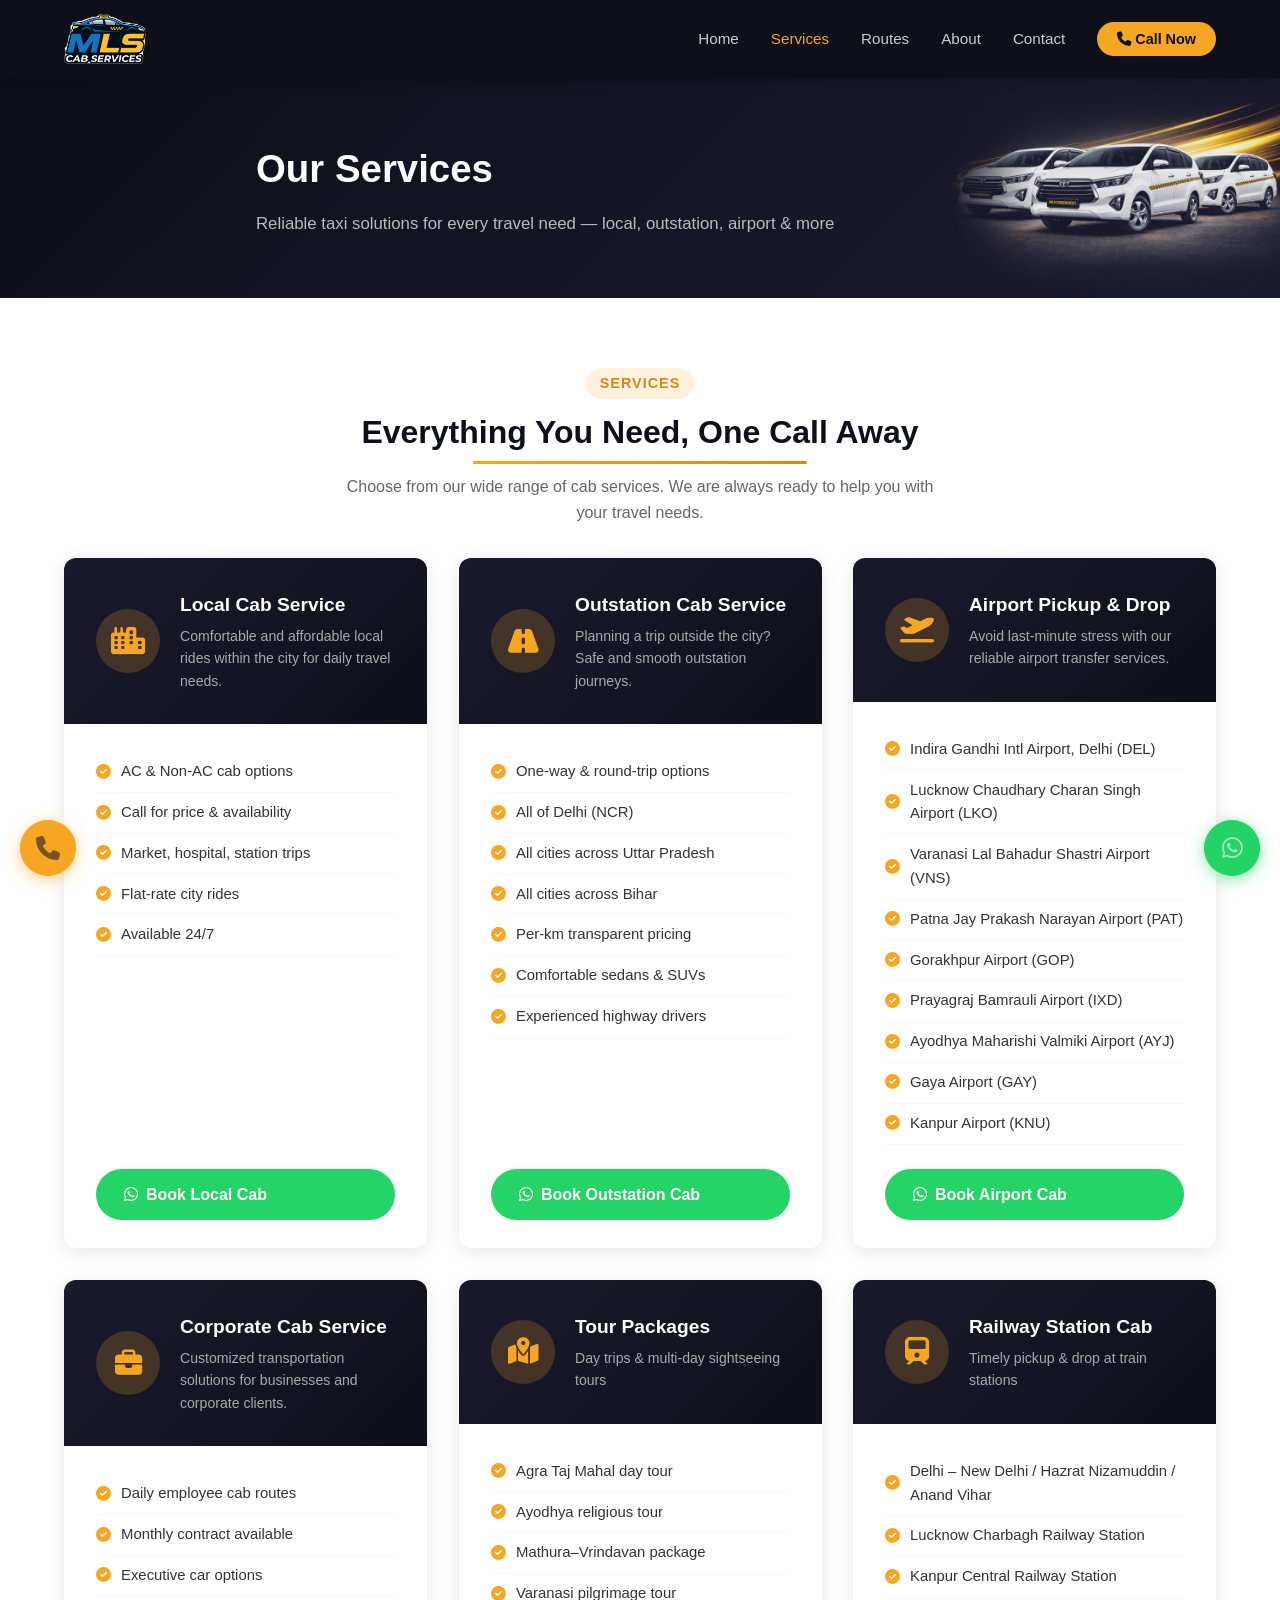
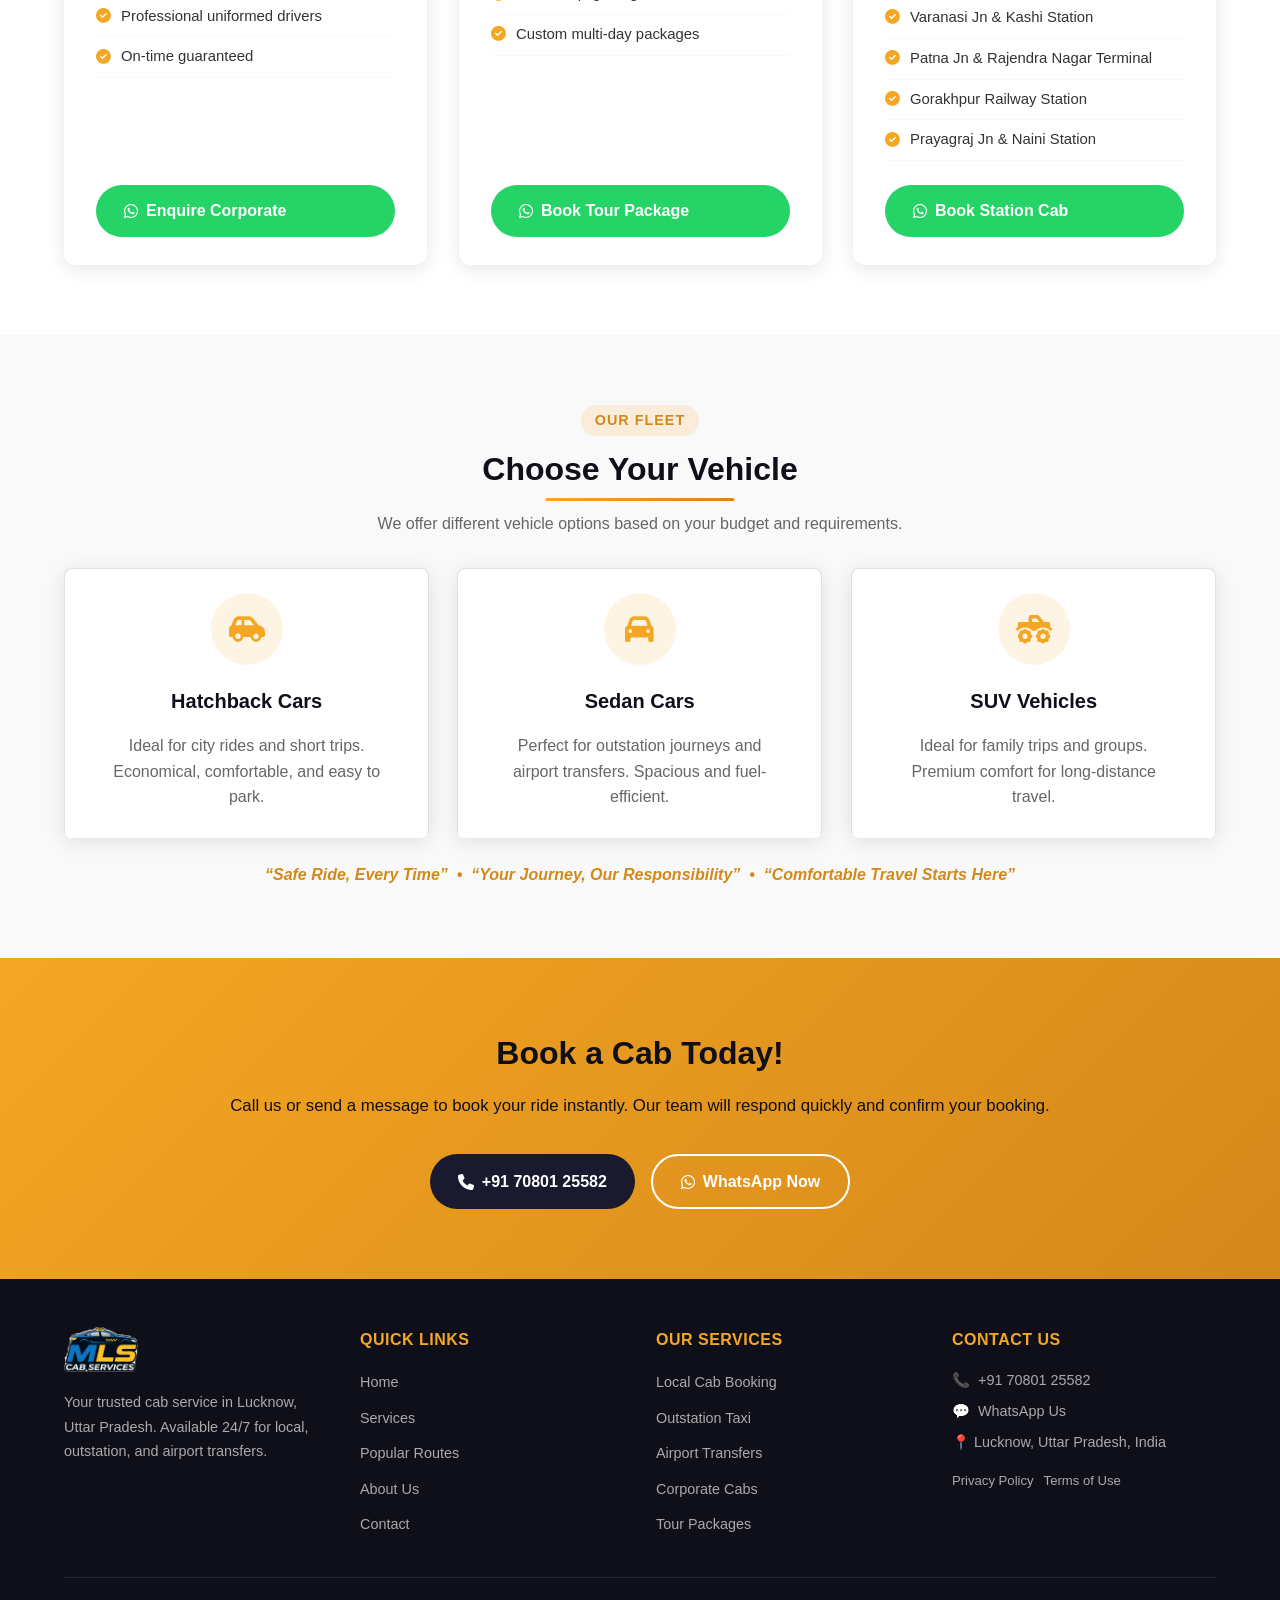
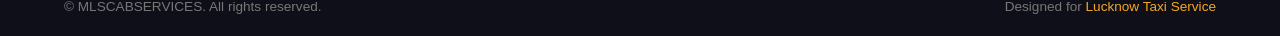
<file: services.html>
<!DOCTYPE html>
<html lang="en">
<head>
  <meta charset="UTF-8" />
  <meta name="viewport" content="width=device-width, initial-scale=1.0" />
  <title>Cab Services in North India – MLSCABSERVICES | Delhi, UP &amp; Bihar Taxi</title>
  <meta name="description" content="MLSCABSERVICES offers local cab, outstation taxi, airport transfer, corporate cabs, and tour packages across North India – Delhi, UP &amp; Bihar. Book via Call or WhatsApp." />
  <meta name="keywords" content="local cab North India, outstation taxi Delhi, airport transfer UP, corporate cab Bihar, taxi booking North India" />
  <meta name="robots" content="index, follow" />
  <meta property="og:image" content="https://mlscabservices.in/images/logo.png" />
  <link rel="icon" type="image/png" href="images/logo.png" />
  <link rel="canonical" href="https://mlscabservices.in/services.html" />
  <link rel="stylesheet" href="css/style.css" />
  <link rel="stylesheet" href="https://cdnjs.cloudflare.com/ajax/libs/font-awesome/6.5.0/css/all.min.css" crossorigin="anonymous" referrerpolicy="no-referrer" />
</head>
<body>

  <div id="site-header"></div>

  <section class="page-hero" aria-label="Services header">
    <img src="images/MLSCAB_IMAGE2.png" alt="" class="page-hero-img" loading="eager" />
    <div class="container">
      <h1>Our Services</h1>
      <p>Reliable taxi solutions for every travel need — local, outstation, airport &amp; more</p>
    </div>
  </section>

  <section aria-label="All services">
    <div class="container">
      <div class="section-heading">
        <span class="tag">Services</span>
        <h2>Everything You Need, One Call Away</h2>
        <p>Choose from our wide range of cab services. We are always ready to help you with your travel needs.</p>
      </div>

      <div class="services-full-grid">

        <!-- Local -->
        <div class="service-full-card" id="local">
          <div class="service-card-header">
            <div class="icon"><i class="fas fa-city"></i></div>
            <div>
              <h3>Local Cab Service</h3>
              <p>Comfortable and affordable local rides within the city for daily travel needs.</p>
            </div>
          </div>
          <div class="service-card-body">
            <ul class="service-features">
              <li><i class="fas fa-check-circle"></i> AC &amp; Non-AC cab options</li>
              <li><i class="fas fa-check-circle"></i> Call for price &amp; availability</li>
              <li><i class="fas fa-check-circle"></i> Market, hospital, station trips</li>
              <li><i class="fas fa-check-circle"></i> Flat-rate city rides</li>
              <li><i class="fas fa-check-circle"></i> Available 24/7</li>
            </ul>
            <a href="https://wa.me/917080125582?text=Hello%20MLSCABSERVICES%2C%20I%20need%20a%20local%20cab." target="_blank" rel="noopener noreferrer" class="btn btn-whatsapp">
              <i class="fab fa-whatsapp"></i> Book Local Cab
            </a>
          </div>
        </div>

        <!-- Outstation -->
        <div class="service-full-card" id="outstation">
          <div class="service-card-header">
            <div class="icon"><i class="fas fa-road"></i></div>
            <div>
              <h3>Outstation Cab Service</h3>
              <p>Planning a trip outside the city? Safe and smooth outstation journeys.</p>
            </div>
          </div>
          <div class="service-card-body">
            <ul class="service-features">
              <li><i class="fas fa-check-circle"></i> One-way &amp; round-trip options</li>
              <li><i class="fas fa-check-circle"></i> All of Delhi (NCR)</li>
              <li><i class="fas fa-check-circle"></i> All cities across Uttar Pradesh</li>
              <li><i class="fas fa-check-circle"></i> All cities across Bihar</li>
              <li><i class="fas fa-check-circle"></i> Per-km transparent pricing</li>
              <li><i class="fas fa-check-circle"></i> Comfortable sedans &amp; SUVs</li>
              <li><i class="fas fa-check-circle"></i> Experienced highway drivers</li>
            </ul>
            <a href="https://wa.me/917080125582?text=Hello%20MLSCABSERVICES%2C%20I%20need%20an%20outstation%20cab." target="_blank" rel="noopener noreferrer" class="btn btn-whatsapp">
              <i class="fab fa-whatsapp"></i> Book Outstation Cab
            </a>
          </div>
        </div>

        <!-- Airport -->
        <div class="service-full-card" id="airport">
          <div class="service-card-header">
            <div class="icon"><i class="fas fa-plane-departure"></i></div>
            <div>
              <h3>Airport Pickup &amp; Drop</h3>
              <p>Avoid last-minute stress with our reliable airport transfer services.</p>
            </div>
          </div>
          <div class="service-card-body">
            <ul class="service-features">
              <li><i class="fas fa-check-circle"></i> Indira Gandhi Intl Airport, Delhi (DEL)</li>
              <li><i class="fas fa-check-circle"></i> Lucknow Chaudhary Charan Singh Airport (LKO)</li>
              <li><i class="fas fa-check-circle"></i> Varanasi Lal Bahadur Shastri Airport (VNS)</li>
              <li><i class="fas fa-check-circle"></i> Patna Jay Prakash Narayan Airport (PAT)</li>
              <li><i class="fas fa-check-circle"></i> Gorakhpur Airport (GOP)</li>
              <li><i class="fas fa-check-circle"></i> Prayagraj Bamrauli Airport (IXD)</li>
              <li><i class="fas fa-check-circle"></i> Ayodhya Maharishi Valmiki Airport (AYJ)</li>
              <li><i class="fas fa-check-circle"></i> Gaya Airport (GAY)</li>
              <li><i class="fas fa-check-circle"></i> Kanpur Airport (KNU)</li>
            </ul>
            <a href="https://wa.me/917080125582?text=Hello%20MLSCABSERVICES%2C%20I%20need%20an%20airport%20transfer." target="_blank" rel="noopener noreferrer" class="btn btn-whatsapp">
              <i class="fab fa-whatsapp"></i> Book Airport Cab
            </a>
          </div>
        </div>

        <!-- Corporate -->
        <div class="service-full-card" id="corporate">
          <div class="service-card-header">
            <div class="icon"><i class="fas fa-briefcase"></i></div>
            <div>
              <h3>Corporate Cab Service</h3>
              <p>Customized transportation solutions for businesses and corporate clients.</p>
            </div>
          </div>
          <div class="service-card-body">
            <ul class="service-features">
              <li><i class="fas fa-check-circle"></i> Daily employee cab routes</li>
              <li><i class="fas fa-check-circle"></i> Monthly contract available</li>
              <li><i class="fas fa-check-circle"></i> Executive car options</li>
              <li><i class="fas fa-check-circle"></i> Professional uniformed drivers</li>
              <li><i class="fas fa-check-circle"></i> On-time guaranteed</li>
            </ul>
            <a href="https://wa.me/917080125582?text=Hello%20MLSCABSERVICES%2C%20I%20need%20corporate%20cab%20service." target="_blank" rel="noopener noreferrer" class="btn btn-whatsapp">
              <i class="fab fa-whatsapp"></i> Enquire Corporate
            </a>
          </div>
        </div>

        <!-- Tour -->
        <div class="service-full-card" id="tour">
          <div class="service-card-header">
            <div class="icon"><i class="fas fa-map-marked-alt"></i></div>
            <div>
              <h3>Tour Packages</h3>
              <p>Day trips &amp; multi-day sightseeing tours</p>
            </div>
          </div>
          <div class="service-card-body">
            <ul class="service-features">
              <li><i class="fas fa-check-circle"></i> Agra Taj Mahal day tour</li>
              <li><i class="fas fa-check-circle"></i> Ayodhya religious tour</li>
              <li><i class="fas fa-check-circle"></i> Mathura–Vrindavan package</li>
              <li><i class="fas fa-check-circle"></i> Varanasi pilgrimage tour</li>
              <li><i class="fas fa-check-circle"></i> Custom multi-day packages</li>
            </ul>
            <a href="https://wa.me/917080125582?text=Hello%20MLSCABSERVICES%2C%20I%20need%20a%20tour%20package." target="_blank" rel="noopener noreferrer" class="btn btn-whatsapp">
              <i class="fab fa-whatsapp"></i> Book Tour Package
            </a>
          </div>
        </div>

        <!-- Railway -->
        <div class="service-full-card">
          <div class="service-card-header">
            <div class="icon"><i class="fas fa-train"></i></div>
            <div>
              <h3>Railway Station Cab</h3>
              <p>Timely pickup &amp; drop at train stations</p>
            </div>
          </div>
          <div class="service-card-body">
            <ul class="service-features">
              <li><i class="fas fa-check-circle"></i> Delhi – New Delhi / Hazrat Nizamuddin / Anand Vihar</li>
              <li><i class="fas fa-check-circle"></i> Lucknow Charbagh Railway Station</li>
              <li><i class="fas fa-check-circle"></i> Kanpur Central Railway Station</li>
              <li><i class="fas fa-check-circle"></i> Varanasi Jn &amp; Kashi Station</li>
              <li><i class="fas fa-check-circle"></i> Patna Jn &amp; Rajendra Nagar Terminal</li>
              <li><i class="fas fa-check-circle"></i> Gorakhpur Railway Station</li>
              <li><i class="fas fa-check-circle"></i> Prayagraj Jn &amp; Naini Station</li>
            </ul>
            <a href="https://wa.me/917080125582?text=Hello%20MLSCABSERVICES%2C%20I%20need%20a%20cab%20from%20railway%20station." target="_blank" rel="noopener noreferrer" class="btn btn-whatsapp">
              <i class="fab fa-whatsapp"></i> Book Station Cab
            </a>
          </div>
        </div>

      </div>
    </div>
  </section>

  <!-- Our Fleet -->
  <section aria-label="Our fleet" style="background:var(--bg-light);">
    <div class="container">
      <div class="section-heading">
        <span class="tag">Our Fleet</span>
        <h2>Choose Your Vehicle</h2>
        <p>We offer different vehicle options based on your budget and requirements.</p>
      </div>
      <div class="services-grid" style="grid-template-columns:repeat(auto-fit,minmax(220px,1fr));">
        <div class="service-card">
          <div class="service-icon"><i class="fas fa-car-side"></i></div>
          <h3>Hatchback Cars</h3>
          <p>Ideal for city rides and short trips. Economical, comfortable, and easy to park.</p>
        </div>
        <div class="service-card">
          <div class="service-icon"><i class="fas fa-car"></i></div>
          <h3>Sedan Cars</h3>
          <p>Perfect for outstation journeys and airport transfers. Spacious and fuel-efficient.</p>
        </div>
        <div class="service-card">
          <div class="service-icon"><i class="fas fa-truck-monster"></i></div>
          <h3>SUV Vehicles</h3>
          <p>Ideal for family trips and groups. Premium comfort for long-distance travel.</p>
        </div>
      </div>
      <p style="text-align:center;margin-top:24px;font-style:italic;color:var(--primary-dark);font-weight:600;">&ldquo;Safe Ride, Every Time&rdquo; &nbsp;&bull;&nbsp; &ldquo;Your Journey, Our Responsibility&rdquo; &nbsp;&bull;&nbsp; &ldquo;Comfortable Travel Starts Here&rdquo;</p>
    </div>
  </section>

  <section class="cta-section" aria-label="Book now">
    <div class="container">
      <h2>Book a Cab Today!</h2>
      <p>Call us or send a message to book your ride instantly. Our team will respond quickly and confirm your booking.</p>
      <div class="cta-buttons">
        <a href="tel:+917080125582" class="btn btn-dark"><i class="fas fa-phone"></i> +91 70801 25582</a>
        <a href="https://wa.me/917080125582" target="_blank" rel="noopener noreferrer" class="btn btn-outline"><i class="fab fa-whatsapp"></i> WhatsApp Now</a>
      </div>
    </div>
  </section>

  <div id="site-footer"></div>

  <a href="tel:+917080125582" class="sticky-call" title="Call us" aria-label="Call us"><i class="fas fa-phone"></i></a>
  <a href="https://wa.me/917080125582" target="_blank" rel="noopener noreferrer" class="sticky-whatsapp" title="WhatsApp" aria-label="WhatsApp us"><i class="fab fa-whatsapp"></i></a>

  <script src="js/include.js"></script>
  <script src="js/main.js"></script>
</body>
</html>
</file>
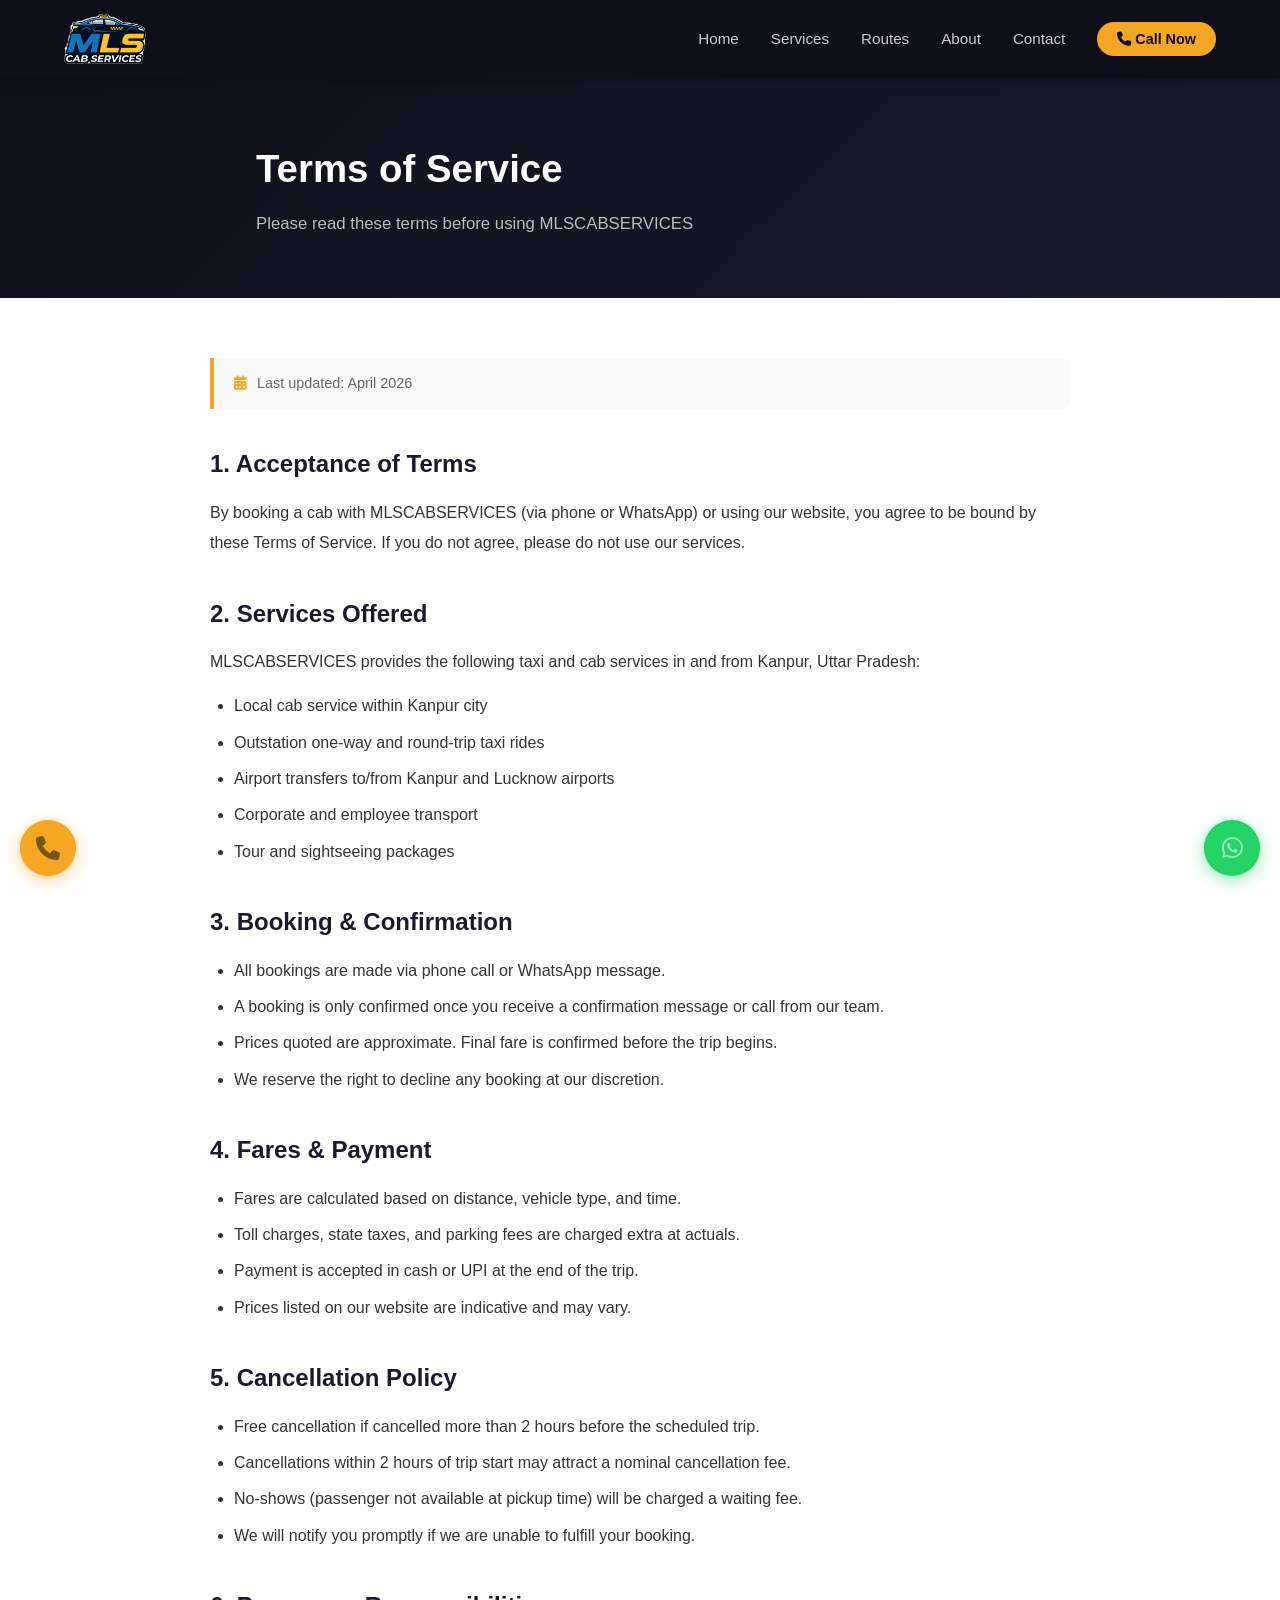
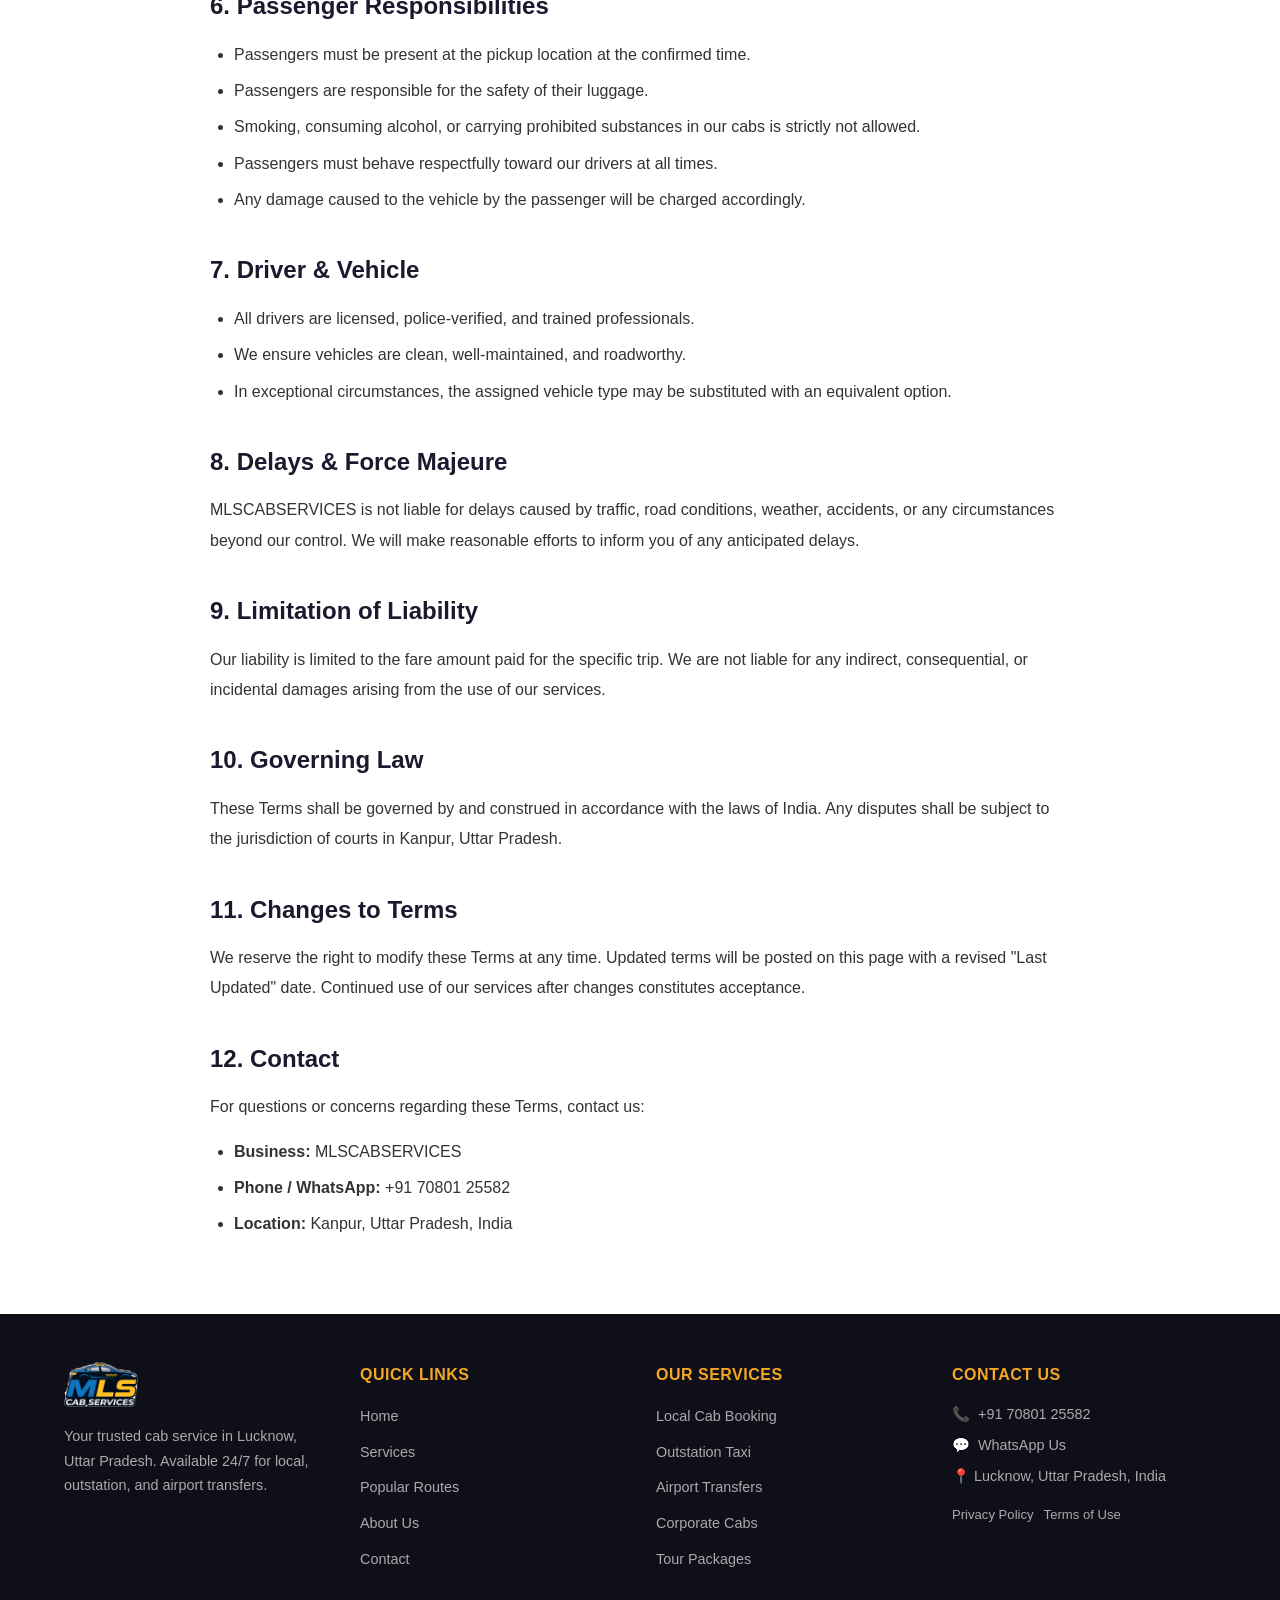
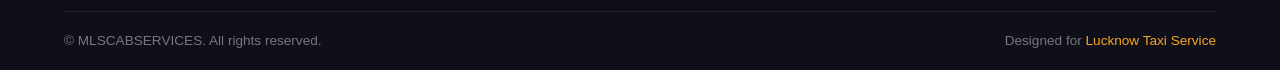
<file: terms.html>
<!DOCTYPE html>
<html lang="en">
<head>
  <meta charset="UTF-8" />
  <meta name="viewport" content="width=device-width, initial-scale=1.0" />
  <title>Terms of Service – MLSCABSERVICES</title>
  <meta name="description" content="Terms and Conditions for using MLSCABSERVICES taxi service in Kanpur, Uttar Pradesh, India." />
  <meta name="robots" content="noindex, follow" />
  <meta property="og:image" content="https://mlscabservices.in/images/logo.png" />
  <link rel="icon" type="image/png" href="images/logo.png" />
  <link rel="stylesheet" href="css/style.css" />
  <link rel="stylesheet" href="https://cdnjs.cloudflare.com/ajax/libs/font-awesome/6.5.0/css/all.min.css" crossorigin="anonymous" referrerpolicy="no-referrer" />
</head>
<body>

  <div id="site-header"></div>

  <section class="page-hero" aria-label="Terms of service header">
    <div class="container">
      <h1>Terms of Service</h1>
      <p>Please read these terms before using MLSCABSERVICES</p>
    </div>
  </section>

  <div class="container">
    <div class="legal-content">
      <div class="last-updated">
        <i class="fas fa-calendar-alt" style="color:var(--primary);margin-right:6px;"></i>
        Last updated: April 2026
      </div>

      <h2>1. Acceptance of Terms</h2>
      <p>By booking a cab with MLSCABSERVICES (via phone or WhatsApp) or using our website, you agree to be bound by these Terms of Service. If you do not agree, please do not use our services.</p>

      <h2>2. Services Offered</h2>
      <p>MLSCABSERVICES provides the following taxi and cab services in and from Kanpur, Uttar Pradesh:</p>
      <ul>
        <li>Local cab service within Kanpur city</li>
        <li>Outstation one-way and round-trip taxi rides</li>
        <li>Airport transfers to/from Kanpur and Lucknow airports</li>
        <li>Corporate and employee transport</li>
        <li>Tour and sightseeing packages</li>
      </ul>

      <h2>3. Booking &amp; Confirmation</h2>
      <ul>
        <li>All bookings are made via phone call or WhatsApp message.</li>
        <li>A booking is only confirmed once you receive a confirmation message or call from our team.</li>
        <li>Prices quoted are approximate. Final fare is confirmed before the trip begins.</li>
        <li>We reserve the right to decline any booking at our discretion.</li>
      </ul>

      <h2>4. Fares &amp; Payment</h2>
      <ul>
        <li>Fares are calculated based on distance, vehicle type, and time.</li>
        <li>Toll charges, state taxes, and parking fees are charged extra at actuals.</li>
        <li>Payment is accepted in cash or UPI at the end of the trip.</li>
        <li>Prices listed on our website are indicative and may vary.</li>
      </ul>

      <h2>5. Cancellation Policy</h2>
      <ul>
        <li>Free cancellation if cancelled more than 2 hours before the scheduled trip.</li>
        <li>Cancellations within 2 hours of trip start may attract a nominal cancellation fee.</li>
        <li>No-shows (passenger not available at pickup time) will be charged a waiting fee.</li>
        <li>We will notify you promptly if we are unable to fulfill your booking.</li>
      </ul>

      <h2>6. Passenger Responsibilities</h2>
      <ul>
        <li>Passengers must be present at the pickup location at the confirmed time.</li>
        <li>Passengers are responsible for the safety of their luggage.</li>
        <li>Smoking, consuming alcohol, or carrying prohibited substances in our cabs is strictly not allowed.</li>
        <li>Passengers must behave respectfully toward our drivers at all times.</li>
        <li>Any damage caused to the vehicle by the passenger will be charged accordingly.</li>
      </ul>

      <h2>7. Driver &amp; Vehicle</h2>
      <ul>
        <li>All drivers are licensed, police-verified, and trained professionals.</li>
        <li>We ensure vehicles are clean, well-maintained, and roadworthy.</li>
        <li>In exceptional circumstances, the assigned vehicle type may be substituted with an equivalent option.</li>
      </ul>

      <h2>8. Delays &amp; Force Majeure</h2>
      <p>MLSCABSERVICES is not liable for delays caused by traffic, road conditions, weather, accidents, or any circumstances beyond our control. We will make reasonable efforts to inform you of any anticipated delays.</p>

      <h2>9. Limitation of Liability</h2>
      <p>Our liability is limited to the fare amount paid for the specific trip. We are not liable for any indirect, consequential, or incidental damages arising from the use of our services.</p>

      <h2>10. Governing Law</h2>
      <p>These Terms shall be governed by and construed in accordance with the laws of India. Any disputes shall be subject to the jurisdiction of courts in Kanpur, Uttar Pradesh.</p>

      <h2>11. Changes to Terms</h2>
      <p>We reserve the right to modify these Terms at any time. Updated terms will be posted on this page with a revised "Last Updated" date. Continued use of our services after changes constitutes acceptance.</p>

      <h2>12. Contact</h2>
      <p>For questions or concerns regarding these Terms, contact us:</p>
      <ul>
        <li><strong>Business:</strong> MLSCABSERVICES</li>
        <li><strong>Phone / WhatsApp:</strong> <a href="tel:+917080125582">+91 70801 25582</a></li>
        <li><strong>Location:</strong> Kanpur, Uttar Pradesh, India</li>
      </ul>
    </div>
  </div>

  <div id="site-footer"></div>

  <a href="tel:+917080125582" class="sticky-call" title="Call us" aria-label="Call us"><i class="fas fa-phone"></i></a>
  <a href="https://wa.me/917080125582" target="_blank" rel="noopener noreferrer" class="sticky-whatsapp" title="WhatsApp" aria-label="WhatsApp us"><i class="fab fa-whatsapp"></i></a>

  <script src="js/include.js"></script>
  <script src="js/main.js"></script>
</body>
</html>
</file>
<file: css/style.css>
/* ============================================
   MLSCABSERVICES - Main Stylesheet
   ============================================ */

/* --- Reset & Base --- */
*, *::before, *::after { box-sizing: border-box; margin: 0; padding: 0; }

:root {
  --primary:   #f5a623;
  --primary-dark: #d4881a;
  --secondary: #1a1a2e;
  --dark:      #0f0f1a;
  --text:      #333333;
  --text-light:#666666;
  --white:     #ffffff;
  --bg-light:  #f9f9f9;
  --border:    #e0e0e0;
  --radius:    8px;
  --shadow:    0 4px 20px rgba(0,0,0,0.10);
  --transition:0.3s ease;
  --font:      'Segoe UI', Tahoma, Geneva, Verdana, sans-serif;
}

html { scroll-behavior: smooth; }

body {
  font-family: var(--font);
  color: var(--text);
  background: var(--white);
  line-height: 1.6;
  font-size: 16px;
  transition: background var(--transition), color var(--transition);
}

a { text-decoration: none; color: inherit; transition: color var(--transition), opacity var(--transition); }
ul { list-style: none; }
img { max-width: 100%; display: block; }
button { cursor: pointer; border: none; outline: none; transition: all var(--transition); }
input, textarea, select { transition: border-color var(--transition), background var(--transition), box-shadow var(--transition); }

.container {
  width: 90%;
  max-width: 1200px;
  margin: 0 auto;
}

/* ============================================
   HEADER
   ============================================ */
.site-header {
  background: var(--dark);
  position: sticky;
  top: 0;
  z-index: 1000;
  box-shadow: 0 2px 12px rgba(0,0,0,0.25);
}

.header-inner {
  display: flex;
  align-items: center;
  justify-content: space-between;
  padding: 14px 0;
}

.logo-link {
  display: inline-flex;
  align-items: center;
  justify-content: center;
}

.logo-img {
  height: 50px;
  width: auto;
  display: block;
}

.footer-brand .logo-img { height: 45px; }

/* Nav */
.nav-menu {
  display: flex;
  align-items: center;
  gap: 32px;
}

.nav-menu a {
  color: #ccc;
  font-size: 0.95rem;
  font-weight: 500;
  transition: color var(--transition);
}

.nav-menu a:hover,
.nav-menu a.active { color: var(--primary); }

.btn-call-nav {
  background: var(--primary);
  color: var(--dark) !important;
  font-weight: 700 !important;
  padding: 9px 20px;
  border-radius: 50px;
  font-size: 0.9rem !important;
  transition: background var(--transition), transform var(--transition) !important;
}
.btn-call-nav:hover { background: var(--primary-dark) !important; transform: scale(1.04); }

/* Hamburger */
.hamburger {
  display: none;
  flex-direction: column;
  gap: 5px;
  cursor: pointer;
  background: transparent;
  padding: 4px;
}
.hamburger span {
  width: 26px;
  height: 3px;
  background: var(--white);
  border-radius: 2px;
  transition: all var(--transition);
}
.hamburger.open span:nth-child(1) { transform: translateY(8px) rotate(45deg); }
.hamburger.open span:nth-child(2) { opacity: 0; }
.hamburger.open span:nth-child(3) { transform: translateY(-8px) rotate(-45deg); }

/* ============================================
   FOOTER
   ============================================ */
.site-footer {
  background: var(--dark);
  color: #ccc;
  padding: 48px 0 0;
}

.footer-grid {
  display: grid;
  grid-template-columns: repeat(auto-fit, minmax(200px, 1fr));
  gap: 32px;
  padding-bottom: 40px;
}

.footer-brand .logo { font-size: 1.4rem; }
.footer-brand p {
  margin-top: 10px;
  font-size: 0.9rem;
  line-height: 1.7;
  color: #aaa;
}

.footer-col h4 {
  color: var(--primary);
  font-size: 1rem;
  font-weight: 700;
  margin-bottom: 16px;
  text-transform: uppercase;
  letter-spacing: 0.5px;
}

.footer-col ul { display: flex; flex-direction: column; gap: 10px; }
.footer-col ul li a {
  color: #aaa;
  font-size: 0.9rem;
  transition: color var(--transition);
}
.footer-col ul li a:hover { color: var(--primary); }

.footer-contact p {
  font-size: 0.9rem;
  color: #aaa;
  margin-bottom: 8px;
  display: flex;
  align-items: center;
  gap: 8px;
}

.footer-bottom {
  border-top: 1px solid rgba(255,255,255,0.08);
  padding: 18px 0;
  display: flex;
  align-items: center;
  justify-content: space-between;
  flex-wrap: wrap;
  gap: 10px;
}
.footer-bottom p { font-size: 0.85rem; color: #777; }
.footer-bottom a { color: var(--primary); }

/* ============================================
   BUTTONS
   ============================================ */
.btn {
  display: inline-flex;
  align-items: center;
  gap: 8px;
  padding: 13px 28px;
  border-radius: 50px;
  font-size: 1rem;
  font-weight: 700;
  transition: all var(--transition);
}

.btn-primary {
  background: var(--primary);
  color: var(--dark);
}
.btn-primary:hover { background: var(--primary-dark); transform: translateY(-2px); box-shadow: 0 6px 20px rgba(245,166,35,0.4); }

.btn-outline {
  background: transparent;
  color: var(--white);
  border: 2px solid var(--white);
}
.btn-outline:hover { background: var(--white); color: var(--dark); }

.btn-whatsapp {
  background: #25d366;
  color: var(--white);
}
.btn-whatsapp:hover { background: #1ebe5d; transform: translateY(-2px); box-shadow: 0 6px 20px rgba(37,211,102,0.4); }

.btn-dark {
  background: var(--secondary);
  color: var(--white);
}
.btn-dark:hover { background: var(--dark); transform: translateY(-2px); }

/* ============================================
   STICKY FLOATING BUTTONS
   ============================================ */
.sticky-call {
  position: fixed;
  bottom: 24px;
  left: 20px;
  z-index: 999;
  background: var(--primary);
  color: var(--dark);
  width: 56px;
  height: 56px;
  border-radius: 50%;
  display: flex;
  align-items: center;
  justify-content: center;
  font-size: 1.5rem;
  box-shadow: 0 4px 16px rgba(245,166,35,0.5);
  transition: transform var(--transition), opacity 0.2s ease;
  opacity: 1;
}
.sticky-call:hover { transform: scale(1.1); }

.sticky-whatsapp {
  position: fixed;
  bottom: 24px;
  right: 20px;
  z-index: 999;
  background: #25d366;
  color: var(--white);
  width: 56px;
  height: 56px;
  border-radius: 50%;
  display: flex;
  align-items: center;
  justify-content: center;
  font-size: 1.5rem;
  box-shadow: 0 4px 16px rgba(37,211,102,0.5);
  transition: transform var(--transition), opacity 0.2s ease;
  opacity: 1;
}
.sticky-whatsapp:hover { transform: scale(1.1); }

/* ============================================
   SECTION COMMON
   ============================================ */
section { padding: 70px 0; }

.section-heading {
  text-align: center;
  margin-bottom: 2rem;
  display: flex;
  flex-direction: column;
  align-items: center;
  justify-content: center;
}

.section-heading .tag {
  display: inline-block;
  background: rgba(245, 166, 35, 0.15);
  color: var(--primary-dark);
  font-size: 0.9rem;
  font-weight: 700;
  padding: 4px 14px;
  border-radius: 50px;
  text-transform: uppercase;
  letter-spacing: 1px;
  margin-bottom: 0.5rem;
}

.section-heading h2 {
  font-size: 2rem;
  font-weight: 700;
  color: var(--dark);
  margin-bottom: 0.5rem;
  position: relative;
  display: inline-block;
}

.section-heading h2::after {
  content: '';
  display: block;
  width: 80px;
  height: 4px;
  background: var(--primary);
  margin: 0.5rem auto 0;
}

.section-heading p {
  color: var(--text-light);
  font-size: 1rem;
  max-width: 600px;
  margin: 0.5rem auto 0;
}

/* ============================================
   HERO
   ============================================ */
.hero {
  background: linear-gradient(135deg, var(--dark) 0%, var(--secondary) 100%);
  color: var(--white);
  padding: 80px 0 90px;
  position: relative;
  overflow: hidden;
}

.hero::before {
  content: '';
  position: absolute;
  inset: 0;
  background: url("data:image/svg+xml,%3Csvg width='60' height='60' viewBox='0 0 60 60' xmlns='http://www.w3.org/2000/svg'%3E%3Cg fill='none' fill-rule='evenodd'%3E%3Cg fill='%23f5a623' fill-opacity='0.04'%3E%3Cpath d='M36 34v-4h-2v4h-4v2h4v4h2v-4h4v-2h-4zm0-30V0h-2v4h-4v2h4v4h2V6h4V4h-4zM6 34v-4H4v4H0v2h4v4h2v-4h4v-2H6zM6 4V0H4v4H0v2h4v4h2V6h4V4H6z'/%3E%3C/g%3E%3C/g%3E%3C/svg%3E");
}

.hero-inner {
  position: relative;
  z-index: 1;
  display: grid;
  grid-template-columns: 1fr 1fr;
  gap: 60px;
  align-items: center;
}

.hero-content h1 {
  font-size: 2.8rem;
  font-weight: 900;
  line-height: 1.2;
  margin-bottom: 18px;
}
.hero-content h1 span { color: var(--primary); }

.hero-content p {
  font-size: 1.1rem;
  color: #bbb;
  margin-bottom: 32px;
  line-height: 1.8;
}

.hero-badges {
  display: flex;
  gap: 16px;
  flex-wrap: wrap;
  margin-top: 28px;
}
.hero-badge {
  display: flex;
  align-items: center;
  gap: 6px;
  background: rgba(255,255,255,0.07);
  border: 1px solid rgba(255,255,255,0.12);
  border-radius: 50px;
  padding: 7px 16px;
  font-size: 0.85rem;
  color: #ccc;
}
.hero-badge i { color: var(--primary); }

.hero-car-wrap {
  margin-top: 36px;
}
.hero-car-img {
  width: 100%;
  max-width: 600px;
  display: block;
  border-radius: 18px;
  filter: drop-shadow(0 12px 40px rgba(245,166,35,0.30));
}

/* Booking Card */
.booking-card {
  background: var(--white);
  border-radius: 16px;
  padding: 36px 32px;
  box-shadow: 0 20px 60px rgba(0,0,0,0.3);
  color: var(--text);
}
.booking-card h3 {
  font-size: 1.3rem;
  font-weight: 800;
  color: var(--secondary);
  margin-bottom: 20px;
  padding-bottom: 16px;
  border-bottom: 2px solid var(--primary);
}

/* Service Type Tabs */
.service-tabs {
  display: flex;
  gap: 8px;
  margin-bottom: 20px;
}
.service-tab {
  flex: 1;
  display: flex;
  flex-direction: column;
  align-items: center;
  gap: 5px;
  padding: 10px 6px;
  border: 2px solid var(--border);
  border-radius: var(--radius);
  background: var(--bg-light);
  color: var(--text-light);
  font-size: 0.78rem;
  font-weight: 600;
  cursor: pointer;
  transition: all var(--transition);
  font-family: var(--font);
}
.service-tab i { font-size: 1.15rem; }
.service-tab:hover {
  border-color: var(--primary);
  color: var(--primary-dark);
  background: rgba(245,166,35,0.07);
}
.service-tab.active {
  border-color: var(--primary);
  background: rgba(245,166,35,0.14);
  color: var(--primary-dark);
}

.form-group {
  position: relative;
  margin-bottom: 16px;
}
.form-group label {
  display: block;
  font-size: 0.82rem;
  font-weight: 600;
  color: var(--text-light);
  margin-bottom: 6px;
  text-transform: uppercase;
  letter-spacing: 0.5px;
}
.form-group input {
  width: 100%;
  padding: 13px 16px 13px 42px;
  border: 2px solid var(--border);
  border-radius: var(--radius);
  font-size: 0.95rem;
  color: var(--text);
  background: var(--white);
  transition: border-color var(--transition);
  font-family: var(--font);
}
.form-group input:focus {
  outline: none;
  border-color: var(--primary);
}
.form-group .input-icon {
  position: absolute;
  left: 14px;
  top: 36px;
  color: var(--primary);
  font-size: 1rem;
}

.autocomplete-dropdown {
  position: absolute;
  top: 100%;
  left: 0;
  right: 0;
  background: var(--white);
  border: 1px solid var(--border);
  border-top: none;
  border-radius: 0 0 var(--radius) var(--radius);
  max-height: 220px;
  overflow-y: auto;
  z-index: 100;
  box-shadow: 0 8px 24px rgba(0,0,0,0.12);
  display: none;
}
.autocomplete-dropdown.active { display: block; }
.autocomplete-item {
  padding: 11px 16px;
  font-size: 0.9rem;
  cursor: pointer;
  border-bottom: 1px solid var(--bg-light);
  transition: background var(--transition);
  display: flex;
  align-items: center;
  gap: 8px;
  color: var(--text);
}
.autocomplete-item:hover { background: var(--bg-light); }
.autocomplete-item i { color: var(--primary); font-size: 0.85rem; }

.booking-card .btn { width: 100%; justify-content: center; margin-top: 8px; font-size: 1.1rem; padding: 15px; }
.booking-divider {
  text-align: center;
  margin: 12px 0;
  color: var(--text-light);
  font-size: 0.85rem;
  position: relative;
}
.booking-divider::before,.booking-divider::after {
  content: '';
  position: absolute;
  top: 50%;
  width: 42%;
  height: 1px;
  background: var(--border);
}
.booking-divider::before { left: 0; }
.booking-divider::after { right: 0; }

/* ============================================
   SERVICES
   ============================================ */
.services-section { background: var(--bg-light); }

.services-grid {
  display: grid;
  grid-template-columns: repeat(auto-fit, minmax(280px, 1fr));
  gap: 28px;
}

.service-card {
  background: var(--white);
  border: 1px solid var(--border);
  border-radius: var(--radius);
  box-shadow: var(--shadow);
  padding: 1.5rem;
  text-align: center;
  transition: transform var(--transition), box-shadow var(--transition);
  border-bottom: 4px solid transparent;
  overflow: hidden;
}
.service-card:hover {
  transform: translateY(-5px);
  box-shadow: 0 6px 25px rgba(0, 0, 0, 0.15);
  border-bottom-color: var(--primary);
}

/* Service card image */
.sc-img-wrap {
  width: 100%;
  height: 160px;
  overflow: hidden;
  border-radius: 12px 12px 0 0;
  margin-bottom: 22px;
}
.sc-img {
  width: 100%;
  height: 100%;
  object-fit: cover;
  object-position: center 40%;
  display: block;
  transition: transform 0.45s ease;
  background: #111;
}
.service-card:hover .sc-img {
  transform: scale(1.07);
}
.service-icon {
  width: 72px;
  height: 72px;
  background: rgba(245,166,35,0.12);
  border-radius: 50%;
  display: flex;
  align-items: center;
  justify-content: center;
  font-size: 1.8rem;
  color: var(--primary);
  margin: 0 auto 20px;
}
.service-card h3 { font-size: 1.25rem; font-weight: 700; margin-bottom: 1rem; color: var(--dark); padding: 0 20px; }
.service-card p { font-size: 1rem; color: var(--text-light); line-height: 1.6; padding: 0 20px; }

/* ============================================
   ROUTES
   ============================================ */
.routes-section { background: var(--white); }

/* Scrollable route list wrapper (routes page) */
.routes-scroll-wrap {
  max-height: 1600px;
  overflow-y: auto;
  scroll-behavior: smooth;
  padding-right: 4px;
}

.routes-grid {
  display: grid;
  grid-template-columns: repeat(auto-fit, minmax(260px, 1fr));
  gap: 24px;
}

/* Category heading spans full grid width */
.routes-category {
  grid-column: 1 / -1;
  padding: 14px 0 8px;
  border-bottom: 2px solid var(--primary);
  margin-top: 8px;
}
.routes-category:first-child { margin-top: 0; }
.routes-category h3 {
  font-size: 1rem;
  font-weight: 700;
  color: var(--dark);
  display: flex;
  align-items: center;
  gap: 8px;
}
.routes-category h3 i { color: var(--primary); }

.route-card {
  background: var(--bg-light);
  border-radius: 12px;
  padding: 28px 24px;
  border-left: 4px solid var(--primary);
  transition: transform var(--transition), box-shadow var(--transition);
  display: flex;
  flex-direction: column;
}
.route-card:hover { transform: translateY(-4px); box-shadow: var(--shadow); }

.route-from-to {
  display: flex;
  align-items: center;
  gap: 10px;
  margin-bottom: 14px;
  font-size: 1.05rem;
  font-weight: 700;
  color: var(--secondary);
}
.route-from-to i { color: var(--primary); font-size: 1.1rem; }
.route-details { display: flex; gap: 16px; flex-wrap: wrap; margin-bottom: 4px; }
.route-detail {
  font-size: 0.85rem;
  color: var(--text-light);
  display: flex;
  align-items: center;
  gap: 5px;
}
.route-detail i { color: var(--primary); }

/* Call for Price badge — replaces fare display */
.route-call-price {
  display: inline-flex;
  align-items: center;
  gap: 6px;
  font-size: 0.85rem;
  font-weight: 600;
  color: var(--primary);
  background: rgba(245, 166, 35, 0.12);
  border: 1px solid rgba(245, 166, 35, 0.35);
  border-radius: 20px;
  padding: 5px 14px;
  margin-top: 10px;
  width: fit-content;
}

.route-price {
  font-size: 1.2rem;
  font-weight: 800;
  color: var(--primary);
}
.route-price span { font-size: 0.8rem; color: var(--text-light); font-weight: 400; }

/* ============================================
   TESTIMONIALS
   ============================================ */
.testimonials-section { background: var(--bg-light); }

.testimonials-grid {
  display: grid;
  grid-template-columns: repeat(auto-fit, minmax(280px, 1fr));
  gap: 24px;
}

.testimonial-card {
  background: var(--white);
  border-radius: 12px;
  padding: 28px;
  box-shadow: var(--shadow);
  position: relative;
}
.testimonial-card::before {
  content: '"';
  font-size: 5rem;
  color: var(--primary);
  opacity: 0.15;
  position: absolute;
  top: -10px;
  left: 20px;
  font-family: Georgia, serif;
  line-height: 1;
}
.testimonial-text { font-size: 0.95rem; color: var(--text); line-height: 1.8; margin-bottom: 20px; }
.testimonial-author { display: flex; align-items: center; gap: 12px; }
.testimonial-avatar {
  width: 46px;
  height: 46px;
  background: var(--primary);
  border-radius: 50%;
  display: flex;
  align-items: center;
  justify-content: center;
  font-size: 1.2rem;
  color: var(--dark);
  font-weight: 700;
}
.testimonial-author h4 { font-size: 0.95rem; font-weight: 700; margin-bottom: 2px; }
.testimonial-author p { font-size: 0.8rem; color: var(--text-light); }
.stars { color: var(--primary); font-size: 0.9rem; margin-bottom: 4px; }

/* ============================================
   CTA SECTION
   ============================================ */
.cta-section {
  background: linear-gradient(135deg, var(--primary) 0%, var(--primary-dark) 100%);
  color: var(--dark);
  text-align: center;
  padding: 70px 0;
}
.cta-section h2 { font-size: 2rem; font-weight: 900; margin-bottom: 14px; }
.cta-section p { font-size: 1.05rem; margin-bottom: 34px; opacity: 0.85; }
.cta-buttons { display: flex; gap: 16px; justify-content: center; flex-wrap: wrap; }

/* ============================================
   ABOUT PAGE
   ============================================ */
.page-hero {
  background: linear-gradient(135deg, var(--dark) 0%, var(--secondary) 100%);
  color: var(--white);
  padding: 60px 0;
  position: relative;
  overflow: hidden;
}
.page-hero .container {
  position: relative;
  z-index: 1;
  max-width: 60%;
  text-align: left;
}
.page-hero-img {
  position: absolute;
  right: 0;
  top: 0;
  bottom: 0;
  height: 100%;
  width: auto;
  max-width: none;
  object-fit: contain;
  object-position: right center;
  mix-blend-mode: screen;
  opacity: 0.92;
  pointer-events: none;
  user-select: none;
  -webkit-mask-image: linear-gradient(to right, transparent 0%, black 25%);
  mask-image: linear-gradient(to right, transparent 0%, black 25%);
}
.page-hero h1 { font-size: 2.4rem; font-weight: 900; margin-bottom: 12px; }
.page-hero p { font-size: 1.05rem; color: #bbb; }

.about-grid {
  display: grid;
  grid-template-columns: 1fr 1fr;
  gap: 60px;
  align-items: center;
}
.about-content h2 { font-size: 1.8rem; font-weight: 800; color: var(--secondary); margin-bottom: 16px; }
.about-content p { color: var(--text-light); line-height: 1.8; margin-bottom: 16px; }

.stats-row {
  display: flex;
  gap: 24px;
  flex-wrap: wrap;
  margin-top: 28px;
}
.stat-box {
  text-align: center;
  background: var(--bg-light);
  padding: 20px 24px;
  border-radius: var(--radius);
  flex: 1;
  min-width: 100px;
}
.stat-box h3 { font-size: 1.8rem; font-weight: 900; color: var(--primary); }
.stat-box p { font-size: 0.85rem; color: var(--text-light); margin-top: 4px; }

.about-visual {
  background: linear-gradient(135deg, var(--secondary), var(--dark));
  border-radius: 16px;
  padding: 50px 40px;
  text-align: center;
  color: var(--white);
}
.about-visual h3 { font-size: 1.4rem; font-weight: 800; color: var(--primary); margin-bottom: 24px; }
.service-areas { display: flex; flex-wrap: wrap; gap: 10px; justify-content: center; }
.area-tag {
  background: rgba(245,166,35,0.15);
  color: #f5a623;
  border: 1px solid rgba(245,166,35,0.3);
  padding: 7px 16px;
  border-radius: 50px;
  font-size: 0.88rem;
}

/* ============================================
   SERVICES PAGE
   ============================================ */
.services-full-grid {
  display: grid;
  grid-template-columns: repeat(auto-fit, minmax(320px, 1fr));
  gap: 32px;
}
.service-full-card {
  background: var(--white);
  border-radius: 12px;
  box-shadow: var(--shadow);
  overflow: hidden;
  transition: transform var(--transition);
  display: flex;
  flex-direction: column;
  height: 100%;
}
.service-full-card:hover { transform: translateY(-6px); }
.service-card-header {
  background: linear-gradient(135deg, var(--secondary), var(--dark));
  padding: 32px;
  display: flex;
  align-items: center;
  gap: 20px;
}
.service-card-header .icon {
  width: 64px;
  height: 64px;
  background: rgba(245,166,35,0.2);
  border-radius: 50%;
  display: flex;
  align-items: center;
  justify-content: center;
  font-size: 1.7rem;
  color: var(--primary);
  flex-shrink: 0;
}
.service-card-header h3 { color: var(--white); font-size: 1.2rem; font-weight: 700; }
.service-card-header p { color: #aaa; font-size: 0.88rem; margin-top: 4px; }
.service-card-body { 
  padding: 28px 32px;
  display: flex;
  flex-direction: column;
  justify-content: space-between;
  flex-grow: 1;
}
.service-features { margin-bottom: 24px; }
.service-features li {
  display: flex;
  align-items: center;
  gap: 10px;
  padding: 8px 0;
  font-size: 0.93rem;
  color: var(--text);
  border-bottom: 1px solid var(--bg-light);
}
.service-features li i { color: var(--primary); }

/* ============================================
   ROUTES PAGE - PRICING TABLE
   ============================================ */
.pricing-table {
  width: 100%;
  border-collapse: collapse;
  font-size: 0.95rem;
}
.pricing-table th {
  background: var(--secondary);
  color: var(--white);
  padding: 14px 18px;
  text-align: left;
  font-weight: 600;
}
.pricing-table td {
  padding: 14px 18px;
  border-bottom: 1px solid var(--border);
  color: var(--text);
}
.pricing-table tr:nth-child(even) td { background: var(--bg-light); }
.pricing-table tr:hover td { background: rgba(245,166,35,0.06); }
.price-cell { font-weight: 700; color: var(--primary); }
.table-wrapper {
  overflow-x: auto;
  border-radius: 12px;
  box-shadow: var(--shadow);
  border: 1px solid var(--border);
}

/* ============================================
   CONTACT PAGE
   ============================================ */
.contact-grid {
  display: grid;
  grid-template-columns: 1fr 1.4fr;
  gap: 48px;
  align-items: start;
}
.contact-info h2 { font-size: 1.8rem; font-weight: 800; color: var(--secondary); margin-bottom: 16px; }
.contact-info p { color: var(--text-light); line-height: 1.8; margin-bottom: 28px; }
.contact-item {
  display: flex;
  align-items: flex-start;
  gap: 16px;
  margin-bottom: 24px;
}
.contact-item-icon {
  width: 48px;
  height: 48px;
  background: rgba(245,166,35,0.12);
  border-radius: 50%;
  display: flex;
  align-items: center;
  justify-content: center;
  font-size: 1.1rem;
  color: var(--primary);
  flex-shrink: 0;
}
.contact-item-text h4 { font-size: 0.95rem; font-weight: 700; color: var(--secondary); margin-bottom: 4px; }
.contact-item-text p, .contact-item-text a {
  font-size: 0.93rem;
  color: var(--text-light);
}
.contact-item-text a:hover { color: var(--primary); }

.contact-form-card {
  background: var(--white);
  border-radius: 16px;
  padding: 40px;
  box-shadow: var(--shadow);
}
.contact-form-card h3 { font-size: 1.3rem; font-weight: 800; color: var(--secondary); margin-bottom: 28px; }
.contact-form .form-group input,
.contact-form .form-group textarea,
.contact-form .form-group select {
  width: 100%;
  padding: 13px 16px;
  border: 2px solid var(--border);
  border-radius: var(--radius);
  font-size: 0.95rem;
  color: var(--text);
  font-family: var(--font);
  transition: border-color var(--transition);
  background: var(--white);
}
.contact-form .form-group input:focus,
.contact-form .form-group textarea:focus,
.contact-form .form-group select:focus {
  outline: none;
  border-color: var(--primary);
}
.contact-form .form-group textarea { height: 120px; resize: vertical; }
.form-row { display: grid; grid-template-columns: 1fr 1fr; gap: 16px; }

/* ============================================
   LEGAL PAGES
   ============================================ */
.legal-content {
  max-width: 860px;
  margin: 0 auto;
  padding: 60px 0;
}
.legal-content h2 { font-size: 1.5rem; font-weight: 700; color: var(--secondary); margin: 36px 0 14px; }
.legal-content h3 { font-size: 1.1rem; font-weight: 600; color: var(--secondary); margin: 24px 0 10px; }
.legal-content p { color: var(--text); line-height: 1.9; margin-bottom: 14px; }
.legal-content ul { padding-left: 24px; margin-bottom: 14px; }
.legal-content ul li { color: var(--text); line-height: 1.9; margin-bottom: 6px; list-style: disc; }
.legal-content .last-updated {
  background: var(--bg-light);
  border-left: 4px solid var(--primary);
  padding: 14px 20px;
  border-radius: 0 var(--radius) var(--radius) 0;
  font-size: 0.9rem;
  color: var(--text-light);
  margin-bottom: 32px;
}

/* ============================================
   UTILITIES
   ============================================ */
.text-center { text-align: center; }
.mt-16 { margin-top: 16px; }
.mt-24 { margin-top: 24px; }
.mt-32 { margin-top: 32px; }
.mb-24 { margin-bottom: 24px; }
.flex-center { display: flex; align-items: center; justify-content: center; gap: 16px; flex-wrap: wrap; }
.bg-light { background: var(--bg-light); }
.highlight { color: var(--primary); }

/* ============================================
   RESPONSIVE — TABLET  ≤ 992px
   ============================================ */
@media (max-width: 992px) {
  .about-grid    { grid-template-columns: 1fr; }
  .contact-grid  { grid-template-columns: 1fr; }
  .form-row      { grid-template-columns: 1fr; }
}

/* ============================================
   RESPONSIVE — HAMBURGER NAV  ≤ 900px
   (prevents cramped nav on tablets)
   ============================================ */
@media (max-width: 900px) {
  /* Navigation → hamburger */
  .nav-menu {
    display: none;
    position: absolute;
    top: 100%;
    left: 0;
    right: 0;
    background: var(--dark);
    flex-direction: column;
    align-items: stretch;
    gap: 0;
    padding: 12px 0;
    box-shadow: 0 8px 24px rgba(0,0,0,0.3);
    z-index: 998;
  }
  .nav-menu.open { display: flex; }
  .nav-menu a {
    padding: 14px 24px;
    border-bottom: 1px solid rgba(255,255,255,0.06);
    font-size: 0.97rem;
  }
  .btn-call-nav { margin: 10px 16px; text-align: center; border-radius: 8px; display: block; }
  .hamburger { display: flex; }

  /* Hero → single column */
  .hero { padding: 50px 0 60px; }
  .hero-inner { grid-template-columns: 1fr; gap: 36px; }
  .hero-content h1 { font-size: 2.2rem; }
  .hero-content p  { font-size: 1rem; }

  /* Booking card full-width when stacked */
  .bk-card { max-width: 100%; }
  .bk-tab  { font-size: 0.75rem; padding: 12px 4px; }

  /* Page-hero */
  .page-hero h1              { font-size: 2rem; }
  .page-hero .container      { max-width: 100%; text-align: center; }
  .page-hero-img             { display: none; }
}

/* ============================================
   RESPONSIVE — MOBILE  ≤ 768px
   ============================================ */
@media (max-width: 768px) {
  .hero { padding: 40px 0 50px; }
  .hero-content h1 { font-size: 1.8rem; }
  .booking-card { padding: 24px 20px; }

  section { padding: 48px 0; }
  .section-heading h2 { font-size: 1.6rem; }
  .section-heading p  { font-size: 0.95rem; }

  .page-hero         { display: none; }
  .page-hero h1      { font-size: 1.75rem; }

  .footer-grid   { grid-template-columns: 1fr 1fr; }
  .footer-bottom { flex-direction: column; text-align: center; }

  .contact-form-card { padding: 24px 20px; }

  .cta-section   { padding: 48px 0; }
  .cta-section h2 { font-size: 1.6rem; }

  .about-visual { padding: 32px 20px; }
  .stat-box     { padding: 16px 12px; }

  .pricing-table th, .pricing-table td { padding: 10px 12px; font-size: 0.88rem; }

  /* Slightly smaller sticky buttons on mobile */
  .sticky-call      { width: 50px; height: 50px; font-size: 1.25rem; bottom: 80px; left: 16px; }
  .sticky-whatsapp  { width: 50px; height: 50px; font-size: 1.25rem; bottom: 18px; right: 16px; }
}

/* ============================================
   RESPONSIVE — SMALL MOBILE  ≤ 540px
   ============================================ */
@media (max-width: 540px) {
  .hero-content h1 { font-size: 1.65rem; }
  .hero-badges     { gap: 8px; }
  .hero-badge      { font-size: 0.78rem; padding: 6px 12px; }

  .footer-grid        { grid-template-columns: 1fr; }
  .routes-grid        { grid-template-columns: 1fr; }
  .services-full-grid { grid-template-columns: 1fr; }

  .cta-buttons        { flex-direction: column; align-items: center; }
  .cta-buttons .btn   { width: 100%; max-width: 300px; justify-content: center; }

  .stats-row { gap: 10px; }
}

/* ============================================
   RESPONSIVE — EXTRA SMALL  ≤ 420px
   ============================================ */
@media (max-width: 420px) {
  body { font-size: 15px; }

  .hero-content h1   { font-size: 1.45rem; }
  .section-heading h2 { font-size: 1.4rem; }
  .hero-badges  { gap: 6px; }
  .hero-badge   { font-size: 0.75rem; padding: 5px 10px; }

  .services-grid    { grid-template-columns: 1fr; }
  .testimonials-grid { grid-template-columns: 1fr; }

  .btn { padding: 11px 22px; font-size: 0.93rem; }

  .bk-panel { padding: 16px; }
  .bk-row   { grid-template-columns: 1fr; }
  .bk-tab   { gap: 3px; font-size: 0.7rem; }
  .tm-box   { padding: 28px 20px 24px; }
}

/* ============================================
   RESPONSIVE — MINIMUM  ≤ 360px
   ============================================ */
@media (max-width: 360px) {
  body { font-size: 14px; }
  .hero-content h1   { font-size: 1.3rem; }
  .section-heading h2 { font-size: 1.25rem; }
  .container   { width: 94%; }
  .sticky-call     { left: 10px; }
  .sticky-whatsapp { right: 10px; }
}

/* ============================================
   NAV OPEN — Hide sticky buttons globally
   (works on any screen size — no media query)
   ============================================ */
body.nav-open .sticky-call,
body.nav-open .sticky-whatsapp {
  opacity: 0;
  pointer-events: none;
  transform: scale(0.8);
  transition: opacity 0.2s ease, transform 0.2s ease;
}

/* ============================================================
   PREMIUM BOOKING CARD  (.bk-*)
   ============================================================ */
.bk-card {
  background: #ffffff;
  border-radius: 16px;
  overflow: hidden;
  box-shadow: 0 24px 64px rgba(0,0,0,0.35);
  width: 100%;
  max-width: 480px;
  position: relative;
  z-index: 2;
}

/* ---- Tabs ---- */
.bk-tabs {
  display: flex;
  background: #111111;
}
.bk-tab {
  flex: 1;
  padding: 14px 8px;
  background: transparent;
  border: none;
  color: #888;
  font-size: 0.82rem;
  font-weight: 700;
  cursor: pointer;
  display: flex;
  align-items: center;
  justify-content: center;
  gap: 6px;
  transition: background 0.22s, color 0.22s;
  letter-spacing: 0.3px;
  font-family: var(--font);
  border-bottom: 3px solid transparent;
}
.bk-tab i { font-size: 0.9rem; }
.bk-tab:hover { color: #f5a623; }
.bk-tab.active {
  background: #f5a623;
  color: #111111;
  border-bottom-color: #d4881a;
}

/* ---- Panels ---- */
.bk-panel {
  display: none;
  padding: 22px 24px 24px;
  animation: bkFadeIn 0.25s ease;
}
.bk-panel.active { display: block; }

@keyframes bkFadeIn {
  from { opacity: 0; transform: translateY(6px); }
  to   { opacity: 1; transform: translateY(0); }
}

/* ---- One-way / Roundtrip toggle ---- */
.bk-toggle {
  display: flex;
  gap: 0;
  margin-bottom: 18px;
  border: 2px solid #e0e0e0;
  border-radius: 8px;
  overflow: hidden;
}
.bk-tog {
  flex: 1;
  padding: 9px 12px;
  background: #f5f5f5;
  border: none;
  font-size: 0.85rem;
  font-weight: 600;
  color: #555;
  cursor: pointer;
  transition: background 0.2s, color 0.2s;
  font-family: var(--font);
}
.bk-tog + .bk-tog { border-left: 2px solid #e0e0e0; }
.bk-tog.active {
  background: #111111;
  color: #f5a623;
}
.bk-tog:not(.active):hover { background: #ebebeb; }

/* ---- Fields ---- */
.bk-fields { display: flex; flex-direction: column; gap: 12px; }

.bk-field {
  position: relative;
  display: flex;
  align-items: center;
  border: 2px solid #e8e8e8;
  border-radius: 10px;
  background: #fafafa;
  transition: border-color 0.2s, box-shadow 0.2s;
  overflow: visible;
}
.bk-field:focus-within {
  border-color: #f5a623;
  box-shadow: 0 0 0 3px rgba(245,166,35,0.15);
  background: #fff;
}

.bk-icon {
  position: absolute;
  left: 14px;
  font-size: 0.9rem;
  color: #bbb;
  pointer-events: none;
  z-index: 1;
}
.bk-icon.green { color: #25b84a; }
.bk-icon.red   { color: #e53e3e; }

.bk-field input,
.bk-field select {
  width: 100%;
  padding: 12px 14px 12px 40px;
  border: none;
  background: transparent;
  font-size: 0.92rem;
  color: #222;
  font-family: var(--font);
  outline: none;
  border-radius: 10px;
}
.bk-field input::placeholder { color: #aaa; }
.bk-field select { color: #222; cursor: pointer; }
.bk-field select option[value=""] { color: #aaa; }
.bk-field input[type="date"],
.bk-field input[type="time"] { color: #333; }

/* Autocomplete inside bk-field */
.bk-field .autocomplete-dropdown {
  top: calc(100% + 2px);
  left: -2px;
  right: -2px;
  border-radius: 10px;
  border: 2px solid #f5a623;
  border-top: none;
  border-top-left-radius: 0;
  border-top-right-radius: 0;
}

/* ---- 2-col row ---- */
.bk-row {
  display: grid;
  grid-template-columns: 1fr 1fr;
  gap: 12px;
}

/* ---- Submit button ---- */
.bk-submit {
  width: 100%;
  margin-top: 16px;
  padding: 14px;
  background: #111111;
  color: #f5a623;
  border: none;
  border-radius: 10px;
  font-size: 1rem;
  font-weight: 800;
  letter-spacing: 0.5px;
  cursor: pointer;
  display: flex;
  align-items: center;
  justify-content: center;
  gap: 8px;
  font-family: var(--font);
  transition: background 0.22s, transform 0.18s, box-shadow 0.18s;
}
.bk-submit:hover {
  background: #000;
  transform: translateY(-2px);
  box-shadow: 0 8px 24px rgba(0,0,0,0.3);
}
.bk-submit:active { transform: translateY(0); }

/* ---- Validation shake ---- */
@keyframes bkShake {
  0%,100% { transform: translateX(0); }
  20%,60%  { transform: translateX(-6px); }
  40%,80%  { transform: translateX(6px); }
}
.bk-field.error {
  border-color: #e53e3e !important;
  animation: bkShake 0.4s ease;
}

/* ---- Field with label above ---- */
.bk-field-labeled { display: flex; flex-direction: column; gap: 5px; }
.bk-label {
  font-size: 0.78rem;
  font-weight: 700;
  color: #555;
  text-transform: uppercase;
  letter-spacing: 0.4px;
  padding-left: 2px;
}

/* ---- Multi-city ---- */
.mc-city-field { position: relative; }
.mc-remove-btn {
  position: absolute;
  right: 12px;
  top: 50%;
  transform: translateY(-50%);
  background: none;
  border: none;
  color: #ccc;
  font-size: 1rem;
  cursor: pointer;
  line-height: 1;
  transition: color 0.2s;
  z-index: 2;
}
.mc-remove-btn:hover { color: #e53e3e; }

.mc-add-row {
  display: flex;
  justify-content: flex-end;
  margin-top: -4px;
}
.mc-add-btn {
  background: none;
  border: none;
  color: #f5a623;
  font-size: 0.82rem;
  font-weight: 700;
  cursor: pointer;
  display: flex;
  align-items: center;
  gap: 5px;
  padding: 2px 0;
  font-family: var(--font);
  transition: color 0.2s;
}
.mc-add-btn:hover { color: #d4881a; }

/* ---- Time Warning Modal ---- */
.tm-overlay {
  position: fixed;
  inset: 0;
  background: rgba(0,0,0,0.55);
  z-index: 9000;
  display: flex;
  align-items: center;
  justify-content: center;
  padding: 20px;
  animation: tmFadeIn 0.2s ease;
}
@keyframes tmFadeIn { from { opacity:0; } to { opacity:1; } }

.tm-box {
  background: #f5a623;
  border-radius: 16px;
  padding: 36px 32px 32px;
  max-width: 380px;
  width: 100%;
  text-align: center;
  position: relative;
  box-shadow: 0 24px 60px rgba(0,0,0,0.35);
  animation: tmSlideUp 0.25s ease;
}
@keyframes tmSlideUp { from { transform:translateY(30px); opacity:0; } to { transform:translateY(0); opacity:1; } }

.tm-close {
  position: absolute;
  top: 12px;
  right: 14px;
  background: #111;
  color: #fff;
  border: none;
  width: 28px;
  height: 28px;
  border-radius: 50%;
  font-size: 1rem;
  cursor: pointer;
  display: flex;
  align-items: center;
  justify-content: center;
  line-height: 1;
  font-weight: 700;
  transition: background 0.2s;
}
.tm-close:hover { background: #333; }

.tm-icon {
  font-size: 2.2rem;
  color: #111;
  margin-bottom: 14px;
}
.tm-box h3 {
  font-size: 1.3rem;
  font-weight: 900;
  color: #111;
  margin-bottom: 10px;
}
.tm-box p#tm-msg {
  font-size: 1rem;
  font-weight: 700;
  color: #111;
  line-height: 1.6;
  margin-bottom: 6px;
}
.tm-sub {
  font-size: 0.92rem;
  color: #333;
  margin-bottom: 20px;
}
.tm-call-btn {
  display: inline-flex;
  align-items: center;
  gap: 8px;
  background: #111;
  color: #f5a623;
  padding: 13px 28px;
  border-radius: 50px;
  font-size: 1rem;
  font-weight: 800;
  letter-spacing: 0.3px;
  transition: background 0.2s, transform 0.18s;
}
.tm-call-btn:hover { background: #000; transform: scale(1.03); }

/* ---- Responsive (main breakpoints consolidated above) ---- */
@media (max-width: 420px) {
  .bk-row { grid-template-columns: 1fr; }
}

/* ============================================================
   MODERN ANIMATIONS — MLSCABSERVICES
   ============================================================ */

/* ---- Scroll-reveal base ---- */
.reveal {
  opacity: 0;
  will-change: opacity, transform;
  transition: opacity 0.65s cubic-bezier(0.22,1,0.36,1),
              transform 0.65s cubic-bezier(0.22,1,0.36,1);
}
.reveal-up    { transform: translateY(40px); }
.reveal-left  { transform: translateX(-50px); }
.reveal-right { transform: translateX(50px); }
.reveal-scale { transform: scale(0.88) translateY(20px); }

.reveal.visible {
  opacity: 1;
  transform: none;
}

/* Stagger delays */
.reveal-delay-1 { transition-delay: 0.08s; }
.reveal-delay-2 { transition-delay: 0.16s; }
.reveal-delay-3 { transition-delay: 0.24s; }
.reveal-delay-4 { transition-delay: 0.32s; }
.reveal-delay-5 { transition-delay: 0.40s; }

/* ---- Hero entrance (on page load) ---- */
@keyframes heroH1In {
  from { opacity: 0; transform: translateY(30px); }
  to   { opacity: 1; transform: translateY(0); }
}
@keyframes heroParaIn {
  from { opacity: 0; transform: translateY(20px); }
  to   { opacity: 1; transform: translateY(0); }
}
@keyframes heroBadgesIn {
  from { opacity: 0; transform: translateY(16px); }
  to   { opacity: 1; transform: translateY(0); }
}
.hero-content h1    { animation: heroH1In 0.75s cubic-bezier(0.22,1,0.36,1) 0.1s both; }
.hero-content > p   { animation: heroParaIn 0.7s cubic-bezier(0.22,1,0.36,1) 0.25s both; }
.hero-badges        { animation: heroBadgesIn 0.7s cubic-bezier(0.22,1,0.36,1) 0.4s both; }

/* ---- Floating badges ---- */
@keyframes floatBadge {
  0%, 100% { transform: translateY(0); }
  50%       { transform: translateY(-5px); }
}
.hero-badge {
  animation: floatBadge 3.5s ease-in-out infinite;
}
.hero-badge:nth-child(2) { animation-delay: 0.5s; }
.hero-badge:nth-child(3) { animation-delay: 1.0s; }
.hero-badge:nth-child(4) { animation-delay: 1.5s; }
.hero-badge:nth-child(5) { animation-delay: 2.0s; }

/* ---- Booking card entrance ---- */
@keyframes cardSlideIn {
  from { opacity: 0; transform: translateX(40px) scale(0.96); }
  to   { opacity: 1; transform: translateX(0) scale(1); }
}
.bk-card { animation: cardSlideIn 0.8s cubic-bezier(0.22,1,0.36,1) 0.35s both; }

/* ---- Pulse ring on sticky buttons ---- */
@keyframes pulseRing {
  0%   { transform: scale(1);   opacity: 0.6; }
  70%  { transform: scale(1.65); opacity: 0; }
  100% { transform: scale(1.65); opacity: 0; }
}
.sticky-call::after,
.sticky-whatsapp::after {
  content: '';
  position: absolute;
  inset: 0;
  border-radius: 50%;
  animation: pulseRing 2.2s ease-out infinite;
  pointer-events: none;
}
.sticky-call::after     { background: rgba(245,166,35,0.45); }
.sticky-whatsapp::after { background: rgba(37,211,102,0.45); }
.sticky-call,
.sticky-whatsapp { position: fixed; }   /* ensure position context */

/* ---- Shimmer on primary CTA button ---- */
@keyframes shimmer {
  0%   { background-position: -200% center; }
  100% { background-position:  200% center; }
}
.cta-section .btn-primary,
.btn-primary {
  position: relative;
  overflow: hidden;
}
.cta-section .btn-primary::after {
  content: '';
  position: absolute;
  inset: 0;
  background: linear-gradient(105deg,
    transparent 40%,
    rgba(255,255,255,0.35) 50%,
    transparent 60%);
  background-size: 200% 100%;
  animation: shimmer 2.4s linear infinite;
  border-radius: inherit;
  pointer-events: none;
}

/* ---- Section heading animated underline ---- */
.section-heading h2 {
  position: relative;
  display: inline-block;
}
.section-heading h2::after {
  content: '';
  position: absolute;
  left: 50%;
  bottom: -6px;
  transform: translateX(-50%) scaleX(0);
  width: 60%;
  height: 3px;
  background: linear-gradient(90deg, var(--primary), var(--primary-dark));
  border-radius: 2px;
  transition: transform 0.55s cubic-bezier(0.22,1,0.36,1) 0.2s;
}
.section-heading.visible h2::after { transform: translateX(-50%) scaleX(1); }

/* ---- Route card animated border ---- */
.route-card {
  position: relative;
  overflow: hidden;
}
.route-card::before {
  content: '';
  position: absolute;
  left: 0; top: 0; bottom: 0;
  width: 4px;
  background: linear-gradient(180deg, var(--primary) 0%, var(--primary-dark) 100%);
  transform: scaleY(0);
  transform-origin: bottom;
  transition: transform 0.4s cubic-bezier(0.22,1,0.36,1);
}
.route-card:hover::before { transform: scaleY(1); }

/* ---- Service card icon bounce on hover ---- */
@keyframes iconBounce {
  0%,100% { transform: translateY(0) scale(1); }
  40%     { transform: translateY(-8px) scale(1.12); }
  60%     { transform: translateY(-4px) scale(1.06); }
}
.service-card:hover .service-icon { animation: iconBounce 0.55s ease; }

/* ---- Testimonial card lift ---- */
.testimonial-card {
  transition: transform 0.35s cubic-bezier(0.22,1,0.36,1),
              box-shadow 0.35s cubic-bezier(0.22,1,0.36,1);
}
.testimonial-card:hover {
  transform: translateY(-8px);
  box-shadow: 0 20px 48px rgba(0,0,0,0.13);
}

/* ---- Stats counter number ---- */
@keyframes countUp {
  from { opacity: 0; transform: translateY(12px); }
  to   { opacity: 1; transform: translateY(0); }
}
.stat-box.visible h3 { animation: countUp 0.5s ease both; }

/* ---- Page-hero text entrance ---- */
.page-hero h1 { animation: heroH1In 0.75s cubic-bezier(0.22,1,0.36,1) 0.1s both; }
.page-hero p  { animation: heroParaIn 0.7s cubic-bezier(0.22,1,0.36,1) 0.3s both; }

/* ---- Area tags float-in ---- */
@keyframes tagPop {
  from { opacity: 0; transform: scale(0.75); }
  to   { opacity: 1; transform: scale(1); }
}
.area-tag {
  animation: tagPop 0.4s cubic-bezier(0.34,1.56,0.64,1) both;
}
.about-visual.visible .area-tag:nth-child(1)  { animation-delay: 0.05s; }
.about-visual.visible .area-tag:nth-child(2)  { animation-delay: 0.10s; }
.about-visual.visible .area-tag:nth-child(3)  { animation-delay: 0.15s; }
.about-visual.visible .area-tag:nth-child(4)  { animation-delay: 0.20s; }
.about-visual.visible .area-tag:nth-child(5)  { animation-delay: 0.25s; }
.about-visual.visible .area-tag:nth-child(6)  { animation-delay: 0.30s; }
.about-visual.visible .area-tag:nth-child(7)  { animation-delay: 0.35s; }
.about-visual.visible .area-tag:nth-child(8)  { animation-delay: 0.40s; }
.about-visual.visible .area-tag:nth-child(9)  { animation-delay: 0.45s; }
.about-visual.visible .area-tag:nth-child(10) { animation-delay: 0.50s; }
.about-visual:not(.visible) .area-tag { opacity: 0; }

/* ---- Pricing table row fade-in ---- */
@keyframes rowFadeIn {
  from { opacity: 0; transform: translateX(-10px); }
  to   { opacity: 1; transform: translateX(0); }
}
.table-wrapper.visible .pricing-table tbody tr {
  animation: rowFadeIn 0.4s ease both;
}
.table-wrapper.visible .pricing-table tbody tr:nth-child(1)  { animation-delay: 0.05s; }
.table-wrapper.visible .pricing-table tbody tr:nth-child(2)  { animation-delay: 0.10s; }
.table-wrapper.visible .pricing-table tbody tr:nth-child(3)  { animation-delay: 0.15s; }
.table-wrapper.visible .pricing-table tbody tr:nth-child(4)  { animation-delay: 0.20s; }
.table-wrapper.visible .pricing-table tbody tr:nth-child(5)  { animation-delay: 0.25s; }
.table-wrapper.visible .pricing-table tbody tr:nth-child(6)  { animation-delay: 0.30s; }
.table-wrapper.visible .pricing-table tbody tr:nth-child(7)  { animation-delay: 0.35s; }
.table-wrapper.visible .pricing-table tbody tr:nth-child(8)  { animation-delay: 0.40s; }
.table-wrapper.visible .pricing-table tbody tr:nth-child(9)  { animation-delay: 0.45s; }
.table-wrapper.visible .pricing-table tbody tr:nth-child(10) { animation-delay: 0.50s; }
.table-wrapper:not(.visible) .pricing-table tbody tr { opacity: 0; }

/* ---- Reduce motion (accessibility) ---- */
@media (prefers-reduced-motion: reduce) {
  .reveal, .reveal-up, .reveal-left, .reveal-right, .reveal-scale,
  .hero-content h1, .hero-content > p, .hero-badges,
  .hero-badge, .bk-card, .page-hero h1, .page-hero p,
  body { animation: none !important; transition: none !important; }
  .sticky-call::after, .sticky-whatsapp::after { display: none; }
  .cta-section .btn-primary::after { display: none; }
}
</file>
